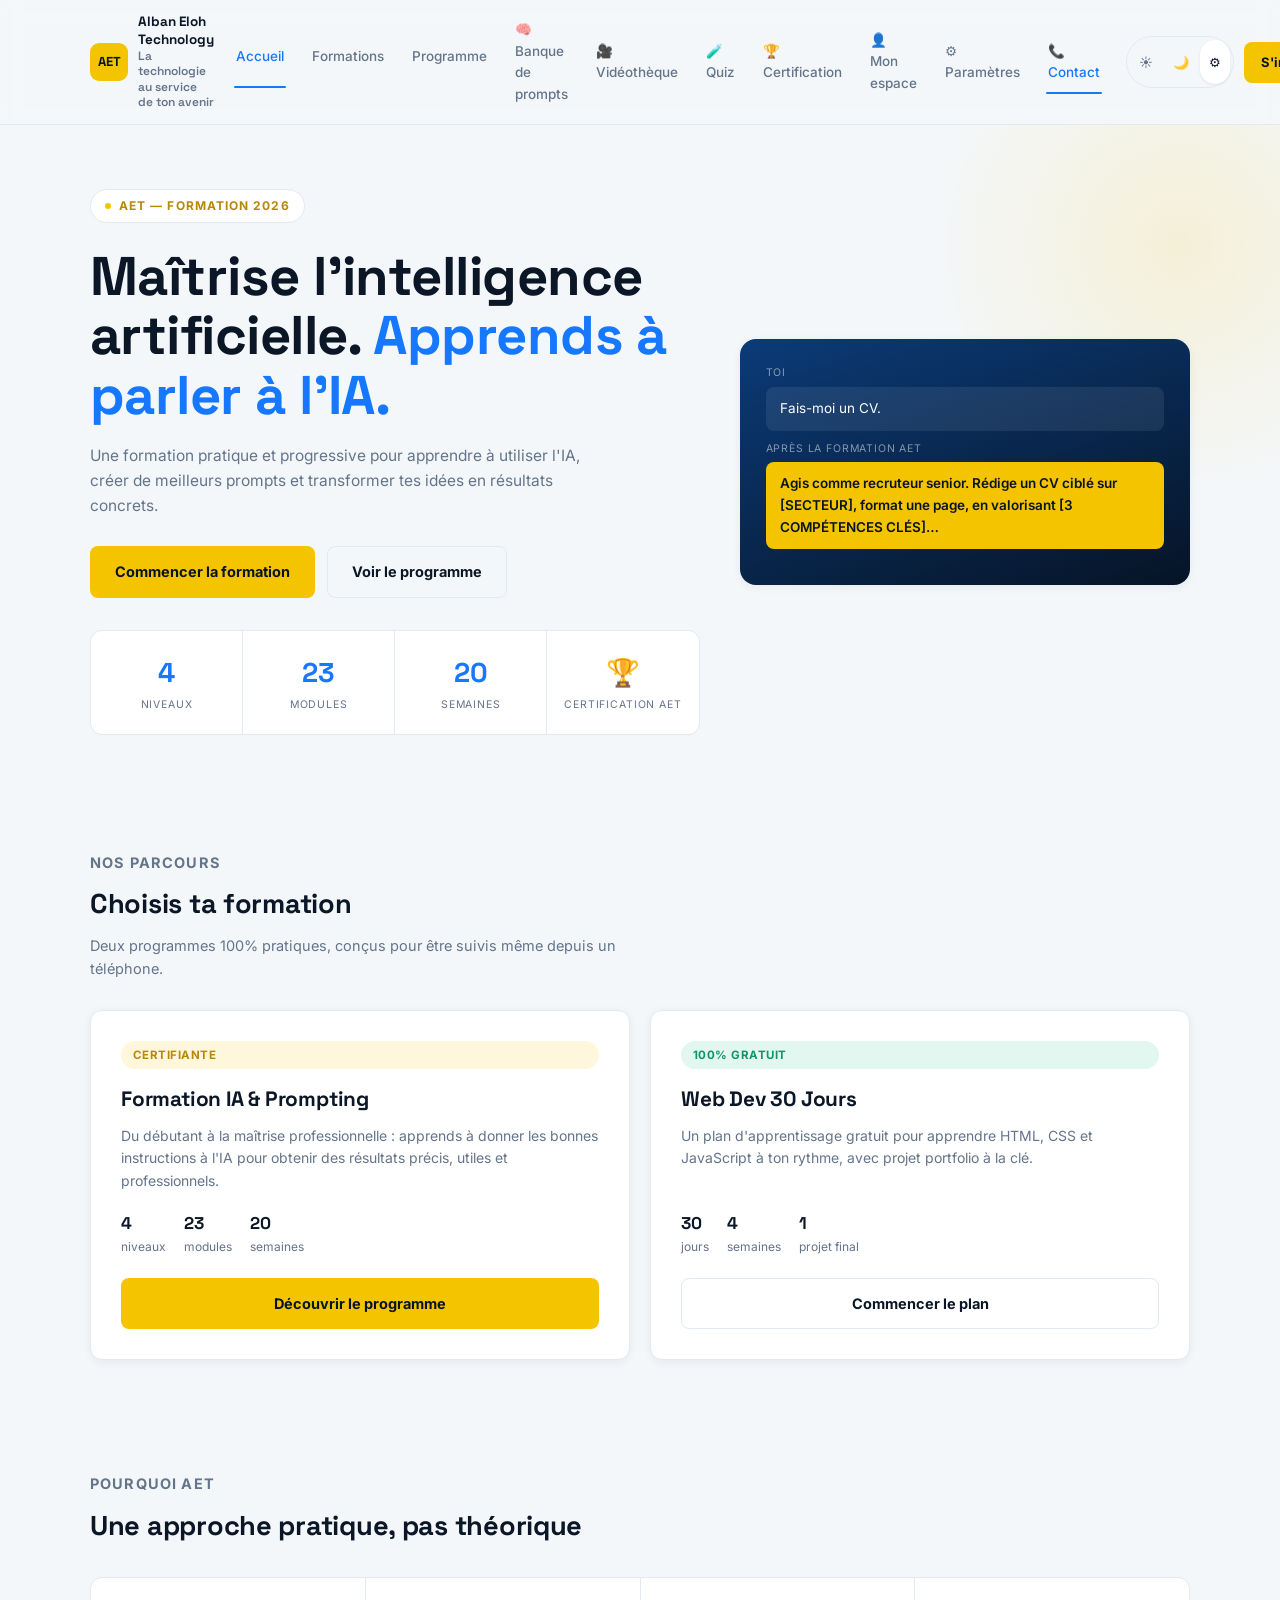
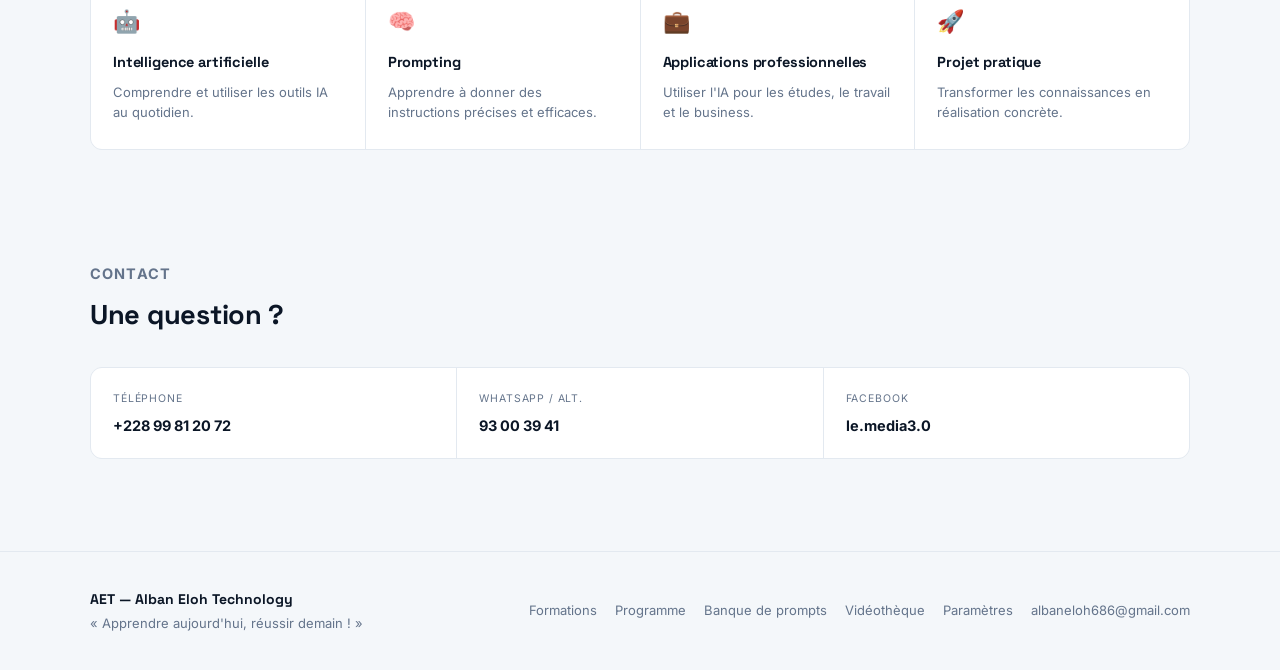
<file: index.html>
<!DOCTYPE html>
<html lang="fr">
<head>
<meta charset="UTF-8">
<meta name="viewport" content="width=device-width, initial-scale=1.0">
<title>AET — Alban Eloh Technology</title>
<meta name="description" content="AET — Alban Eloh Technology. Plateforme de formation en Intelligence Artificielle, Prompting et technologie. La technologie au service de ton avenir.">
<link rel="canonical" href="https://alban3886.github.io/AETweb/">
<link href="https://fonts.googleapis.com/css2?family=Space+Grotesk:wght@500;600;700&family=Inter:wght@400;500;600;700&display=swap" rel="stylesheet">
<link rel="stylesheet" href="css/global.css">
<link rel="stylesheet" href="css/home.css">
<link rel="stylesheet" href="css/responsive.css">
</head>
<body>

<header class="site-header">
  <div class="header-inner">
    <a class="brand" href="index.html">
      <span class="brand-mark">AET</span>
      <span class="brand-text"><b>Alban Eloh Technology</b>La technologie au service de ton avenir</span>
    </a>
    <nav class="site-nav" id="siteNav">
      <a href="index.html" class="nav-link">Accueil</a>
      <a href="formation-ia-prompting.html" class="nav-link">Formations</a>
      <a href="programme.html" class="nav-link">Programme</a>
      <a href="prompts.html" class="nav-link">🧠 Banque de prompts</a>
      <a href="videos.html" class="nav-link">🎥 Vidéothèque</a>
      <a href="quiz.html" class="nav-link">🧪 Quiz</a>
      <a href="certification.html" class="nav-link">🏆 Certification</a>
      <a href="dashboard.html" class="nav-link">👤 Mon espace</a>
      <a href="parametres.html" class="nav-link">⚙️ Paramètres</a>
      <a href="index.html#contact" class="nav-link">📞 Contact</a>
      <div class="nav-actions">
        <div class="theme-toggle">
          <button type="button" data-mode="light" aria-label="Thème clair">☀️</button>
          <button type="button" data-mode="dark" aria-label="Thème sombre">🌙</button>
          <button type="button" data-mode="auto" aria-label="Thème automatique">⚙️</button>
        </div>
        <a href="formation-ia-prompting.html#inscription" class="btn btn-gold btn-sm">S'inscrire</a>
      </div>
    </nav>
    <button class="nav-toggle" id="navToggle" aria-label="Ouvrir le menu" aria-expanded="false">
      <span></span><span></span><span></span>
    </button>
  </div>
</header>

<section class="hero">
  <div class="wrap hero-grid">
    <div>
      <div class="eyebrow"><span></span> AET — FORMATION 2026</div>
      <h1>Maîtrise l'intelligence artificielle. <span class="hl">Apprends à parler à l'IA.</span></h1>
      <p class="lede">Une formation pratique et progressive pour apprendre à utiliser l'IA, créer de meilleurs prompts et transformer tes idées en résultats concrets.</p>
      <div class="hero-actions">
        <a class="btn btn-gold" href="formation-ia-prompting.html">Commencer la formation</a>
        <a class="btn btn-line" href="programme.html">Voir le programme</a>
      </div>
      <div class="stats-row">
        <div class="stat"><div class="stat-n">4</div><div class="stat-l">Niveaux</div></div>
        <div class="stat"><div class="stat-n">23</div><div class="stat-l">Modules</div></div>
        <div class="stat"><div class="stat-n">20</div><div class="stat-l">Semaines</div></div>
        <div class="stat"><div class="stat-n">🏆</div><div class="stat-l">Certification AET</div></div>
      </div>
    </div>
    <div class="hero-visual">
      <p class="chat-tag">Toi</p>
      <div class="chat-line">Fais-moi un CV.</div>
      <p class="chat-tag">Après la formation AET</p>
      <div class="chat-line ai">Agis comme recruteur senior. Rédige un CV ciblé sur [SECTEUR], format une page, en valorisant [3 COMPÉTENCES CLÉS]…</div>
    </div>
  </div>
</section>

<section class="section" id="formations">
  <div class="wrap">
    <div class="section-head">
      <p class="kicker">Nos parcours</p>
      <h2>Choisis ta formation</h2>
      <p>Deux programmes 100% pratiques, conçus pour être suivis même depuis un téléphone.</p>
    </div>
    <div class="programs">
      <div class="program-card">
        <span class="badge badge-gold">Certifiante</span>
        <h3>Formation IA & Prompting</h3>
        <p class="desc">Du débutant à la maîtrise professionnelle : apprends à donner les bonnes instructions à l'IA pour obtenir des résultats précis, utiles et professionnels.</p>
        <div class="program-meta">
          <div><b>4</b>niveaux</div>
          <div><b>23</b>modules</div>
          <div><b>20</b>semaines</div>
        </div>
        <a class="btn btn-gold" href="formation-ia-prompting.html">Découvrir le programme</a>
      </div>
      <div class="program-card">
        <span class="badge badge-green">100% gratuit</span>
        <h3>Web Dev 30 Jours</h3>
        <p class="desc">Un plan d'apprentissage gratuit pour apprendre HTML, CSS et JavaScript à ton rythme, avec projet portfolio à la clé.</p>
        <div class="program-meta">
          <div><b>30</b>jours</div>
          <div><b>4</b>semaines</div>
          <div><b>1</b>projet final</div>
        </div>
        <a class="btn btn-line" href="web-dev-30-jours.html">Commencer le plan</a>
      </div>
    </div>
  </div>
</section>

<section class="section" id="apropos">
  <div class="wrap">
    <div class="section-head">
      <p class="kicker">Pourquoi AET</p>
      <h2>Une approche pratique, pas théorique</h2>
    </div>
    <div class="why-grid">
      <div class="why-item">
        <div class="ic">🤖</div>
        <h4>Intelligence artificielle</h4>
        <p>Comprendre et utiliser les outils IA au quotidien.</p>
      </div>
      <div class="why-item">
        <div class="ic">🧠</div>
        <h4>Prompting</h4>
        <p>Apprendre à donner des instructions précises et efficaces.</p>
      </div>
      <div class="why-item">
        <div class="ic">💼</div>
        <h4>Applications professionnelles</h4>
        <p>Utiliser l'IA pour les études, le travail et le business.</p>
      </div>
      <div class="why-item">
        <div class="ic">🚀</div>
        <h4>Projet pratique</h4>
        <p>Transformer les connaissances en réalisation concrète.</p>
      </div>
    </div>
  </div>
</section>

<section class="section" id="contact">
  <div class="wrap">
    <div class="section-head">
      <p class="kicker">Contact</p>
      <h2>Une question ?</h2>
    </div>
    <div class="stats-row" style="grid-template-columns:repeat(3,1fr);">
      <div class="stat" style="text-align:left;padding:20px 22px;">
        <div class="stat-l" style="margin-bottom:6px;">TÉLÉPHONE</div>
        <a href="tel:+22899812072" style="font-weight:700;font-size:14.5px;">+228 99 81 20 72</a>
      </div>
      <div class="stat" style="text-align:left;padding:20px 22px;">
        <div class="stat-l" style="margin-bottom:6px;">WHATSAPP / ALT.</div>
        <a href="tel:+22893003941" style="font-weight:700;font-size:14.5px;">93 00 39 41</a>
      </div>
      <div class="stat" style="text-align:left;padding:20px 22px;">
        <div class="stat-l" style="margin-bottom:6px;">FACEBOOK</div>
        <a href="https://www.facebook.com/le.media3.0" target="_blank" rel="noopener" style="font-weight:700;font-size:14.5px;">le.media3.0</a>
      </div>
    </div>
  </div>
</section>

<footer class="site-footer">
  <div class="wrap footer-inner">
    <div class="footer-brand"><b>AET — Alban Eloh Technology</b>« Apprendre aujourd'hui, réussir demain ! »</div>
    <div class="footer-links">
      <a href="formation-ia-prompting.html">Formations</a>
      <a href="programme.html">Programme</a>
      <a href="prompts.html">Banque de prompts</a>
      <a href="videos.html">Vidéothèque</a>
      <a href="parametres.html">Paramètres</a>
      <a href="mailto:albaneloh686@gmail.com">albaneloh686@gmail.com</a>
    </div>
  </div>
</footer>

<script src="js/app.js"></script>
</body>
</html>
</file>
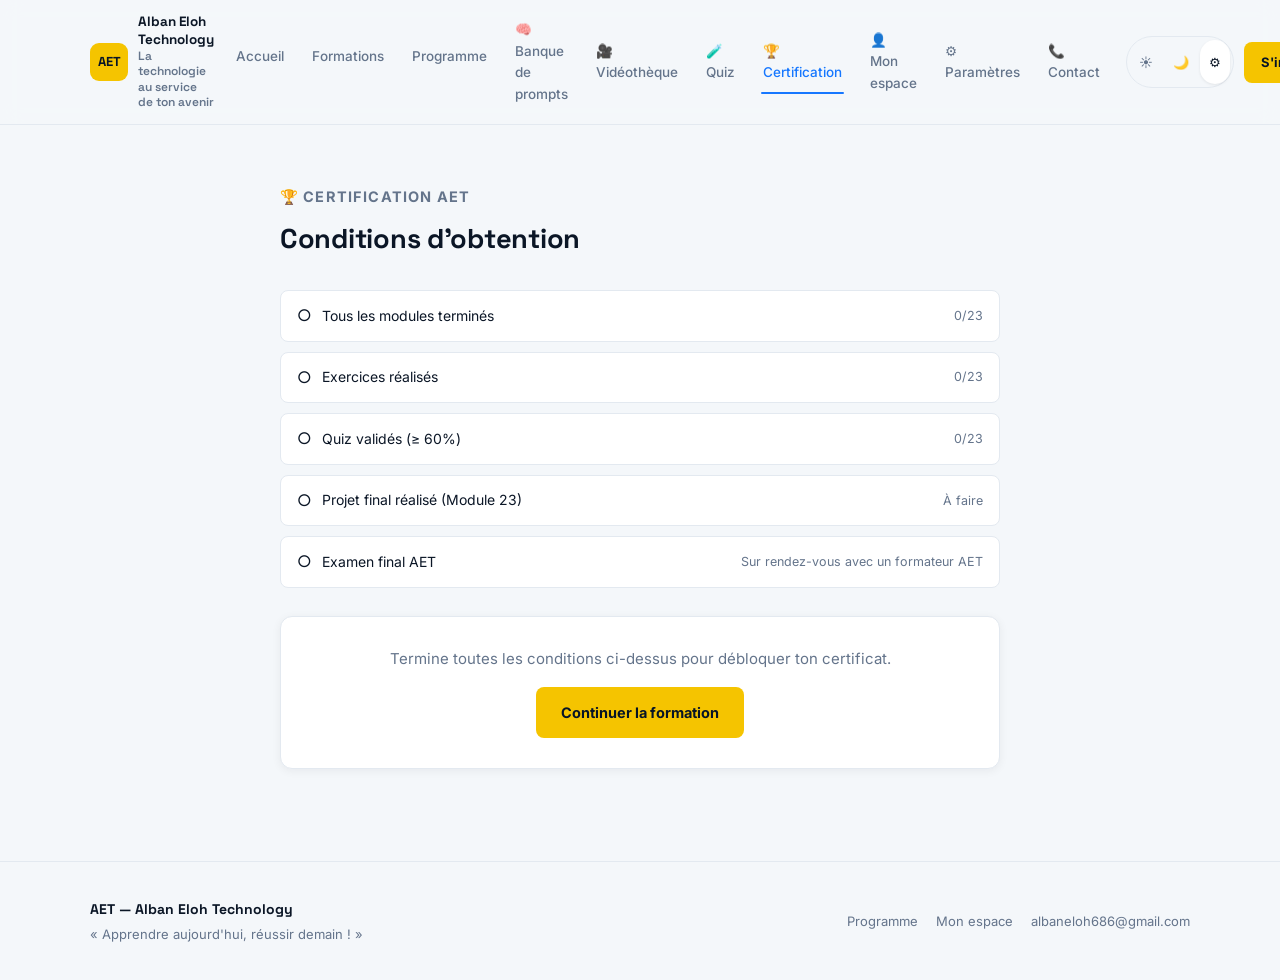
<file: certification.html>
<!DOCTYPE html>
<html lang="fr">
<head>
<meta charset="UTF-8">
<meta name="viewport" content="width=device-width, initial-scale=1.0">
<title>Certification — AET</title>
<link href="https://fonts.googleapis.com/css2?family=Space+Grotesk:wght@500;600;700&family=Inter:wght@400;500;600;700&display=swap" rel="stylesheet">
<link rel="stylesheet" href="css/global.css">
<link rel="stylesheet" href="css/dashboard.css">
<link rel="stylesheet" href="css/responsive.css">
</head>
<body>

<header class="site-header">
  <div class="header-inner">
    <a class="brand" href="index.html">
      <span class="brand-mark">AET</span>
      <span class="brand-text"><b>Alban Eloh Technology</b>La technologie au service de ton avenir</span>
    </a>
    <nav class="site-nav" id="siteNav">
      <a href="index.html" class="nav-link">Accueil</a>
      <a href="formation-ia-prompting.html" class="nav-link">Formations</a>
      <a href="programme.html" class="nav-link">Programme</a>
      <a href="prompts.html" class="nav-link">🧠 Banque de prompts</a>
      <a href="videos.html" class="nav-link">🎥 Vidéothèque</a>
      <a href="quiz.html" class="nav-link">🧪 Quiz</a>
      <a href="certification.html" class="nav-link">🏆 Certification</a>
      <a href="dashboard.html" class="nav-link">👤 Mon espace</a>
      <a href="parametres.html" class="nav-link">⚙️ Paramètres</a>
      <a href="index.html#contact" class="nav-link">📞 Contact</a>
      <div class="nav-actions">
        <div class="theme-toggle">
          <button type="button" data-mode="light" aria-label="Thème clair">☀️</button>
          <button type="button" data-mode="dark" aria-label="Thème sombre">🌙</button>
          <button type="button" data-mode="auto" aria-label="Thème automatique">⚙️</button>
        </div>
        <a href="formation-ia-prompting.html#inscription" class="btn btn-gold btn-sm">S'inscrire</a>
      </div>
    </nav>
    <button class="nav-toggle" id="navToggle" aria-label="Ouvrir le menu" aria-expanded="false">
      <span></span><span></span><span></span>
    </button>
  </div>
</header>

<section class="section">
  <div class="wrap" style="max-width:760px;">
    <div class="section-head">
      <p class="kicker">🏆 Certification AET</p>
      <h2>Conditions d'obtention</h2>
    </div>

    <div class="cert-conditions" id="conditions"></div>

    <div id="certBlock"></div>

  </div>
</section>

<footer class="site-footer">
  <div class="wrap footer-inner">
    <div class="footer-brand"><b>AET — Alban Eloh Technology</b>« Apprendre aujourd'hui, réussir demain ! »</div>
    <div class="footer-links">
      <a href="programme.html">Programme</a>
      <a href="dashboard.html">Mon espace</a>
      <a href="mailto:albaneloh686@gmail.com">albaneloh686@gmail.com</a>
    </div>
  </div>
</footer>

<script src="js/data.js"></script>
<script src="js/progress.js"></script>
<script src="js/app.js"></script>
<script>
  const s = AET_PROGRESS.stats();
  const results = AET_PROGRESS.quizResults();
  const quizOk = Object.values(results).filter(r=>r.score/r.total>=0.6).length;
  let profile = {};
  try{ profile = JSON.parse(localStorage.getItem('aet_profile')||'{}'); }catch(e){}

  const conditions = [
    {label:'Tous les modules terminés', met: s.done === s.total, detail: `${s.done}/${s.total}`},
    {label:'Exercices réalisés', met: s.done === s.total, detail: `${s.done}/${s.total}`},
    {label:'Quiz validés (≥ 60%)', met: quizOk === s.total, detail: `${quizOk}/${s.total}`},
    {label:'Projet final réalisé (Module 23)', met: AET_PROGRESS.statusOf(23)==='done', detail: AET_PROGRESS.statusOf(23)==='done' ? 'Fait' : 'À faire'},
    {label:'Examen final AET', met: false, detail: 'Sur rendez-vous avec un formateur AET'},
  ];

  document.getElementById('conditions').innerHTML = conditions.map(c=>`
    <div class="cert-cond ${c.met?'met':''}">
      <span class="ic">${c.met?'✓':'○'}</span>
      <span style="flex:1;">${c.label}</span>
      <span class="muted" style="font-size:12.5px;">${c.detail}</span>
    </div>
  `).join('');

  const allMet = conditions.filter(c=>c.label!=='Examen final AET').every(c=>c.met);

  const certBlock = document.getElementById('certBlock');
  if(allMet){
    const today = new Date().toLocaleDateString('fr-FR', {year:'numeric',month:'long',day:'numeric'});
    const certNum = 'AET-' + new Date().getFullYear() + '-' + String(Math.abs(hashCode(profile.nom||'etudiant'))).slice(0,5);
    certBlock.innerHTML = `
      <div class="certificate" id="certificate">
        <div class="cert-brand">AET — ALBAN ELOH TECHNOLOGY</div>
        <div class="cert-title">Certificat de compétence</div>
        <div class="cert-sub">décerné à</div>
        <div class="cert-name">${profile.nom || 'Nom à renseigner dans Paramètres'}</div>
        <div class="cert-formation">pour avoir complété la Formation IA & Prompting — Niveaux 1 à 4</div>
        <div class="cert-meta">
          <div><b>${today}</b>Date</div>
          <div><b>${certNum}</b>N° certificat</div>
          <div><b>AET</b>Signature</div>
        </div>
      </div>
      <div class="center mt-24">
        <button class="btn btn-gold" onclick="window.print()">Télécharger en PDF</button>
      </div>
      <p class="muted center mt-16" style="font-size:12px;">Le bouton utilise l'impression de ton navigateur (« Enregistrer en PDF ») — une génération PDF dédiée est prévue avec l'arrivée de Firebase.</p>
    `;
  } else {
    certBlock.innerHTML = `
      <div class="card" style="padding:30px;text-align:center;">
        <p class="muted">Termine toutes les conditions ci-dessus pour débloquer ton certificat.</p>
        <a class="btn btn-gold mt-16" href="programme.html">Continuer la formation</a>
      </div>
    `;
  }

  function hashCode(str){
    let h = 0;
    for(let i=0;i<str.length;i++){ h = (h<<5) - h + str.charCodeAt(i); h |= 0; }
    return h;
  }
</script>
</body>
</html>
</file>
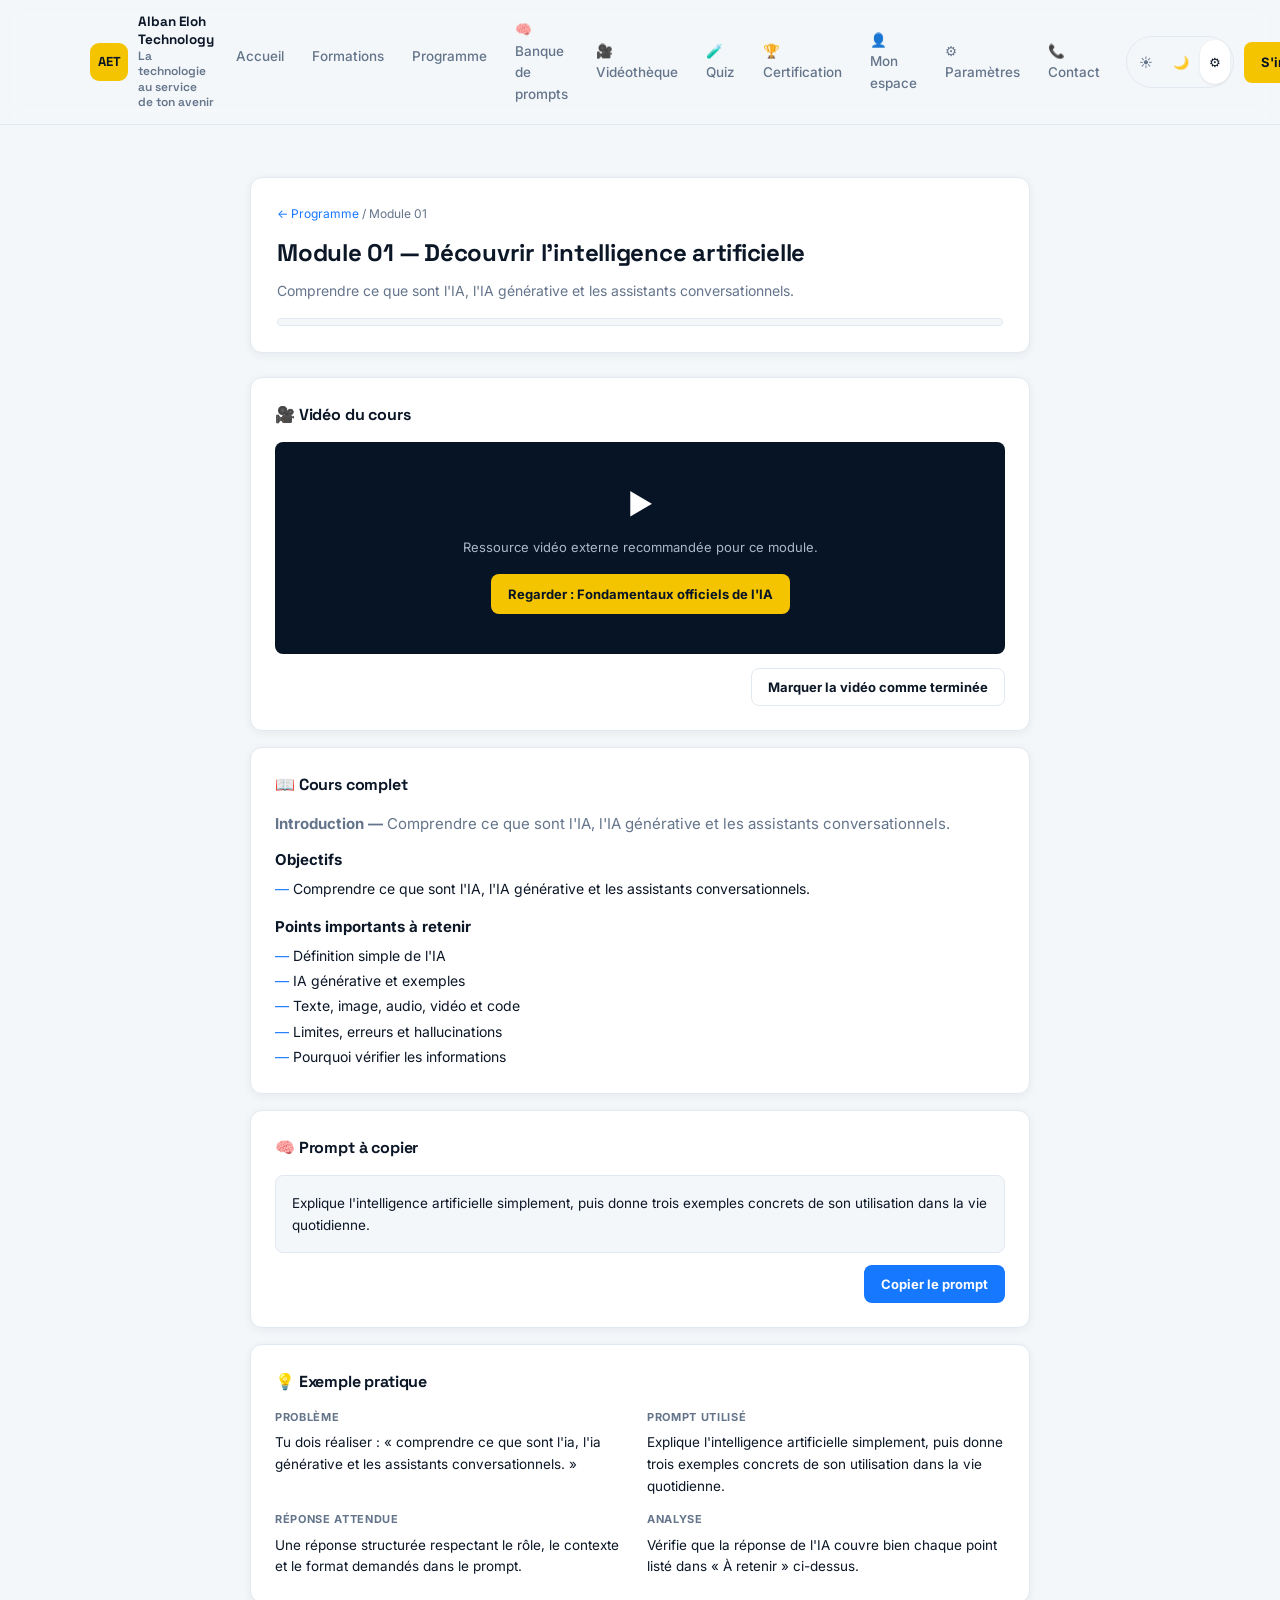
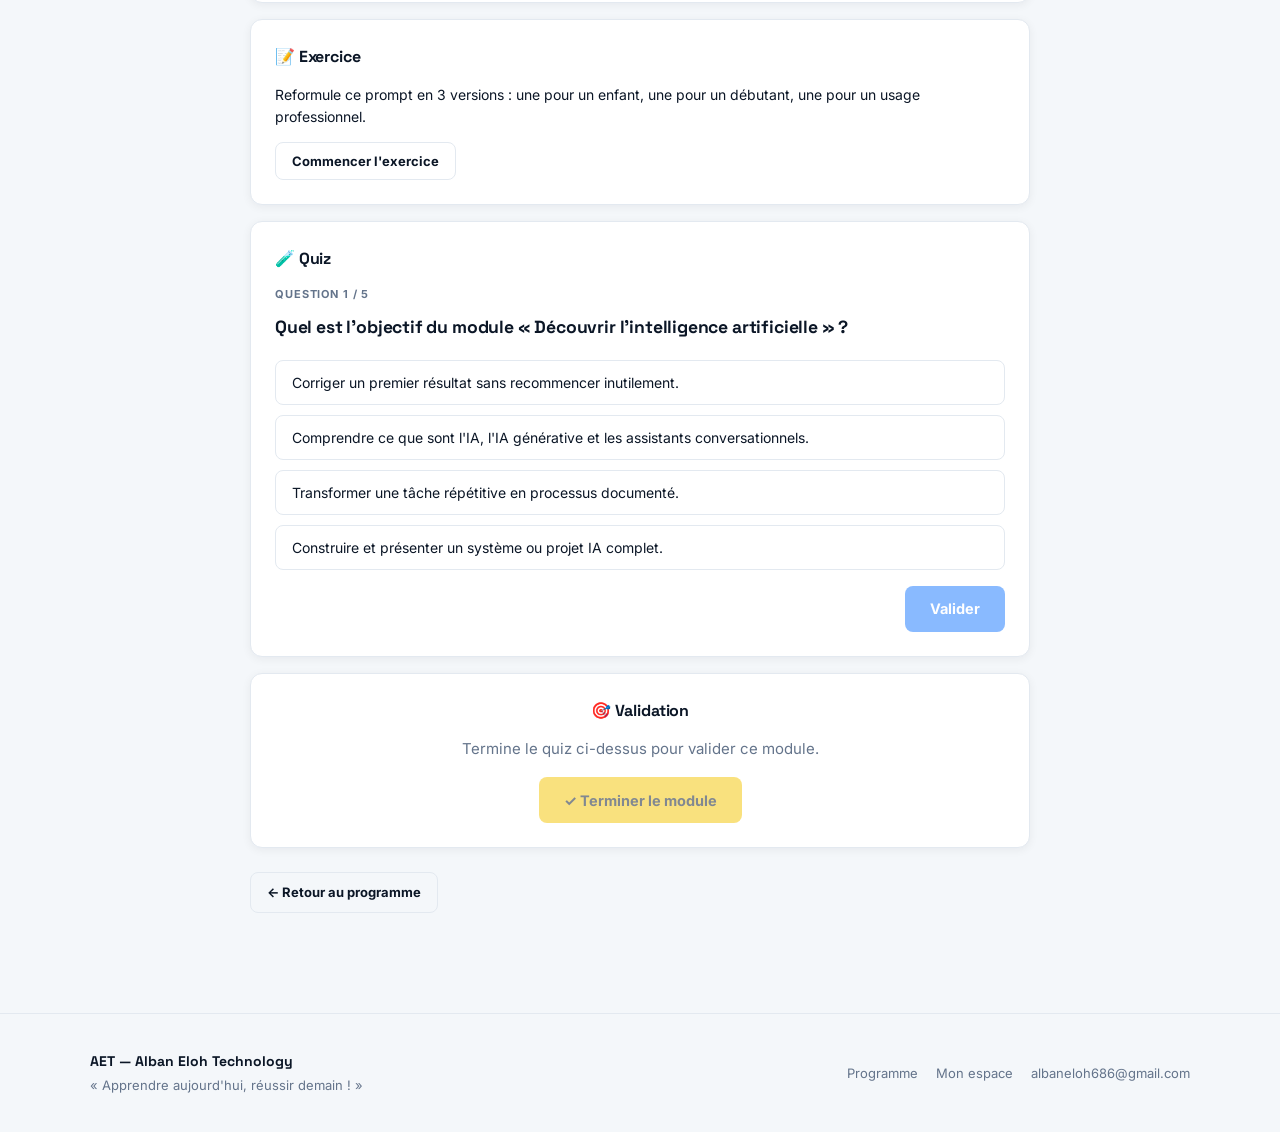
<file: cours.html>
<!DOCTYPE html>
<html lang="fr">
<head>
<meta charset="UTF-8">
<meta name="viewport" content="width=device-width, initial-scale=1.0">
<title>Cours — AET</title>
<link href="https://fonts.googleapis.com/css2?family=Space+Grotesk:wght@500;600;700&family=Inter:wght@400;500;600;700&display=swap" rel="stylesheet">
<link rel="stylesheet" href="css/global.css">
<link rel="stylesheet" href="css/courses.css">
<link rel="stylesheet" href="css/responsive.css">
</head>
<body>

<header class="site-header">
  <div class="header-inner">
    <a class="brand" href="index.html">
      <span class="brand-mark">AET</span>
      <span class="brand-text"><b>Alban Eloh Technology</b>La technologie au service de ton avenir</span>
    </a>
    <nav class="site-nav" id="siteNav">
      <a href="index.html" class="nav-link">Accueil</a>
      <a href="formation-ia-prompting.html" class="nav-link">Formations</a>
      <a href="programme.html" class="nav-link">Programme</a>
      <a href="prompts.html" class="nav-link">🧠 Banque de prompts</a>
      <a href="videos.html" class="nav-link">🎥 Vidéothèque</a>
      <a href="quiz.html" class="nav-link">🧪 Quiz</a>
      <a href="certification.html" class="nav-link">🏆 Certification</a>
      <a href="dashboard.html" class="nav-link">👤 Mon espace</a>
      <a href="parametres.html" class="nav-link">⚙️ Paramètres</a>
      <a href="index.html#contact" class="nav-link">📞 Contact</a>
      <div class="nav-actions">
        <div class="theme-toggle">
          <button type="button" data-mode="light" aria-label="Thème clair">☀️</button>
          <button type="button" data-mode="dark" aria-label="Thème sombre">🌙</button>
          <button type="button" data-mode="auto" aria-label="Thème automatique">⚙️</button>
        </div>
        <a href="formation-ia-prompting.html#inscription" class="btn btn-gold btn-sm">S'inscrire</a>
      </div>
    </nav>
    <button class="nav-toggle" id="navToggle" aria-label="Ouvrir le menu" aria-expanded="false">
      <span></span><span></span><span></span>
    </button>
  </div>
</header>

<section class="section" style="padding-bottom:60px;">
  <div class="wrap" style="max-width:820px;">

    <div class="course-header">
      <div class="crumbs"><a href="programme.html">← Programme</a> / Module <span id="crumbNum"></span></div>
      <h1 id="courseTitle"></h1>
      <p class="course-obj" id="courseObj"></p>
      <div class="progress-track"><div class="progress-fill" id="courseFill" style="width:0%"></div></div>
    </div>

    <div class="course-block">
      <h2>🎥 Vidéo du cours</h2>
      <div class="video-embed">
        <div class="vp-icon">▶</div>
        <p>Ressource vidéo externe recommandée pour ce module.</p>
        <a class="btn btn-gold btn-sm" id="videoLink" href="#" target="_blank" rel="noopener">Regarder la ressource</a>
      </div>
      <div style="display:flex;justify-content:flex-end;margin-top:14px;">
        <button class="btn btn-line btn-sm" id="markWatched">Marquer la vidéo comme terminée</button>
      </div>
    </div>

    <div class="course-block">
      <h2>📖 Cours complet</h2>
      <p class="muted" style="margin-bottom:12px;"><strong>Introduction —</strong> <span id="courseIntro"></span></p>
      <p class="muted" style="margin-bottom:4px;"><strong style="color:var(--text);">Objectifs</strong></p>
      <ul id="courseObjectifs"></ul>
      <p class="muted" style="margin:14px 0 4px;"><strong style="color:var(--text);">Points importants à retenir</strong></p>
      <ul id="courseRetenir"></ul>
    </div>

    <div class="course-block">
      <h2>🧠 Prompt à copier</h2>
      <div class="prompt-box" id="promptBox"></div>
      <div class="copy-row"><button class="btn btn-blue btn-sm" id="copyPromptBtn">Copier le prompt</button></div>
    </div>

    <div class="course-block">
      <h2>💡 Exemple pratique</h2>
      <div class="example-grid">
        <div class="example-item"><div class="ex-label">Problème</div><p id="exProblem"></p></div>
        <div class="example-item"><div class="ex-label">Prompt utilisé</div><p id="exPrompt"></p></div>
        <div class="example-item"><div class="ex-label">Réponse attendue</div><p id="exExpected"></p></div>
        <div class="example-item"><div class="ex-label">Analyse</div><p id="exAnalysis"></p></div>
      </div>
    </div>

    <div class="course-block">
      <h2>📝 Exercice</h2>
      <p id="exerciceText" style="font-size:14px;"></p>
      <div style="margin-top:14px;"><button class="btn btn-line btn-sm" id="startExercise">Commencer l'exercice</button></div>
      <div id="exerciseZone" class="hidden mt-16">
        <textarea rows="5" placeholder="Écris ta réponse ou colle le résultat obtenu avec l'IA..." style="width:100%;padding:12px;border-radius:8px;border:1px solid var(--border);background:var(--surface-2);color:var(--text);font-family:var(--font-body);"></textarea>
      </div>
    </div>

    <div class="course-block" id="quizSection">
      <h2>🧪 Quiz</h2>
      <div id="quizContainer"></div>
    </div>

    <div class="course-block" style="text-align:center;">
      <h2 style="justify-content:center;">🎯 Validation</h2>
      <p class="muted mt-8" style="margin-bottom:16px;">Termine le quiz ci-dessus pour valider ce module.</p>
      <button class="btn btn-gold" id="finishBtn" disabled>✓ Terminer le module</button>
    </div>

    <div class="mod-nav">
      <a class="btn btn-line btn-sm" id="prevLink" href="programme.html">← Retour au programme</a>
      <a class="btn btn-blue btn-sm hidden" id="nextLink" href="#">Module suivant →</a>
    </div>

  </div>
</section>

<footer class="site-footer">
  <div class="wrap footer-inner">
    <div class="footer-brand"><b>AET — Alban Eloh Technology</b>« Apprendre aujourd'hui, réussir demain ! »</div>
    <div class="footer-links">
      <a href="programme.html">Programme</a>
      <a href="dashboard.html">Mon espace</a>
      <a href="mailto:albaneloh686@gmail.com">albaneloh686@gmail.com</a>
    </div>
  </div>
</footer>

<script src="js/data.js"></script>
<script src="js/progress.js"></script>
<script src="js/quiz.js"></script>
<script src="js/app.js"></script>
<script>
  const params = new URLSearchParams(location.search);
  const num = Number(params.get('m')) || 1;
  const mod = AET_MODULES.find(m=>m.n===num) || AET_MODULES[0];

  document.title = `Module ${mod.n} — ${mod.titre} — AET`;
  document.getElementById('crumbNum').textContent = String(mod.n).padStart(2,'0');
  document.getElementById('courseTitle').textContent = `Module ${String(mod.n).padStart(2,'0')} — ${mod.titre}`;
  document.getElementById('courseObj').textContent = mod.objectif;
  document.getElementById('courseIntro').textContent = mod.objectif;
  document.getElementById('courseObjectifs').innerHTML = `<li>${mod.objectif}</li>`;
  document.getElementById('courseRetenir').innerHTML = mod.retenir.map(r=>`<li>${r}</li>`).join('');
  document.getElementById('promptBox').textContent = mod.prompt;
  document.getElementById('exProblem').textContent = "Tu dois réaliser : « " + mod.objectif.toLowerCase() + " »";
  document.getElementById('exPrompt').textContent = mod.prompt;
  document.getElementById('exExpected').textContent = "Une réponse structurée respectant le rôle, le contexte et le format demandés dans le prompt.";
  document.getElementById('exAnalysis').textContent = "Vérifie que la réponse de l'IA couvre bien chaque point listé dans « À retenir » ci-dessus.";
  document.getElementById('exerciceText').textContent = mod.exercice;
  document.getElementById('videoLink').href = mod.ressource.url;
  document.getElementById('videoLink').textContent = "Regarder : " + mod.ressource.titre;

  // progression module (bar top = position dans les 23 modules)
  document.getElementById('courseFill').style.width = Math.round((mod.n-1)/23*100) + '%';

  AET_PROGRESS.markInProgress(mod.n);

  document.getElementById('markWatched').addEventListener('click', function(){
    this.textContent = '✓ Vidéo terminée';
    this.disabled = true;
  });

  document.getElementById('copyPromptBtn').addEventListener('click', ()=> aetCopy(mod.prompt, 'Prompt copié ✓'));

  document.getElementById('startExercise').addEventListener('click', function(){
    document.getElementById('exerciseZone').classList.remove('hidden');
    this.classList.add('hidden');
  });

  const finishBtn = document.getElementById('finishBtn');
  const nextLink = document.getElementById('nextLink');
  const nextMod = AET_MODULES.find(m=>m.n===mod.n+1);

  renderQuiz(document.getElementById('quizContainer'), mod.n, function(score, total){
    finishBtn.disabled = false;
  });

  finishBtn.addEventListener('click', function(){
    AET_PROGRESS.markDone(mod.n);
    this.textContent = '✓ Module terminé';
    this.disabled = true;
    if(nextMod){
      nextLink.href = 'cours.html?m=' + nextMod.n;
      nextLink.classList.remove('hidden');
    } else {
      nextLink.href = 'certification.html';
      nextLink.textContent = '🏆 Voir ma certification →';
      nextLink.classList.remove('hidden');
    }
    aetToast('Module ' + mod.n + ' terminé — progression enregistrée');
  });
</script>
</body>
</html>
</file>
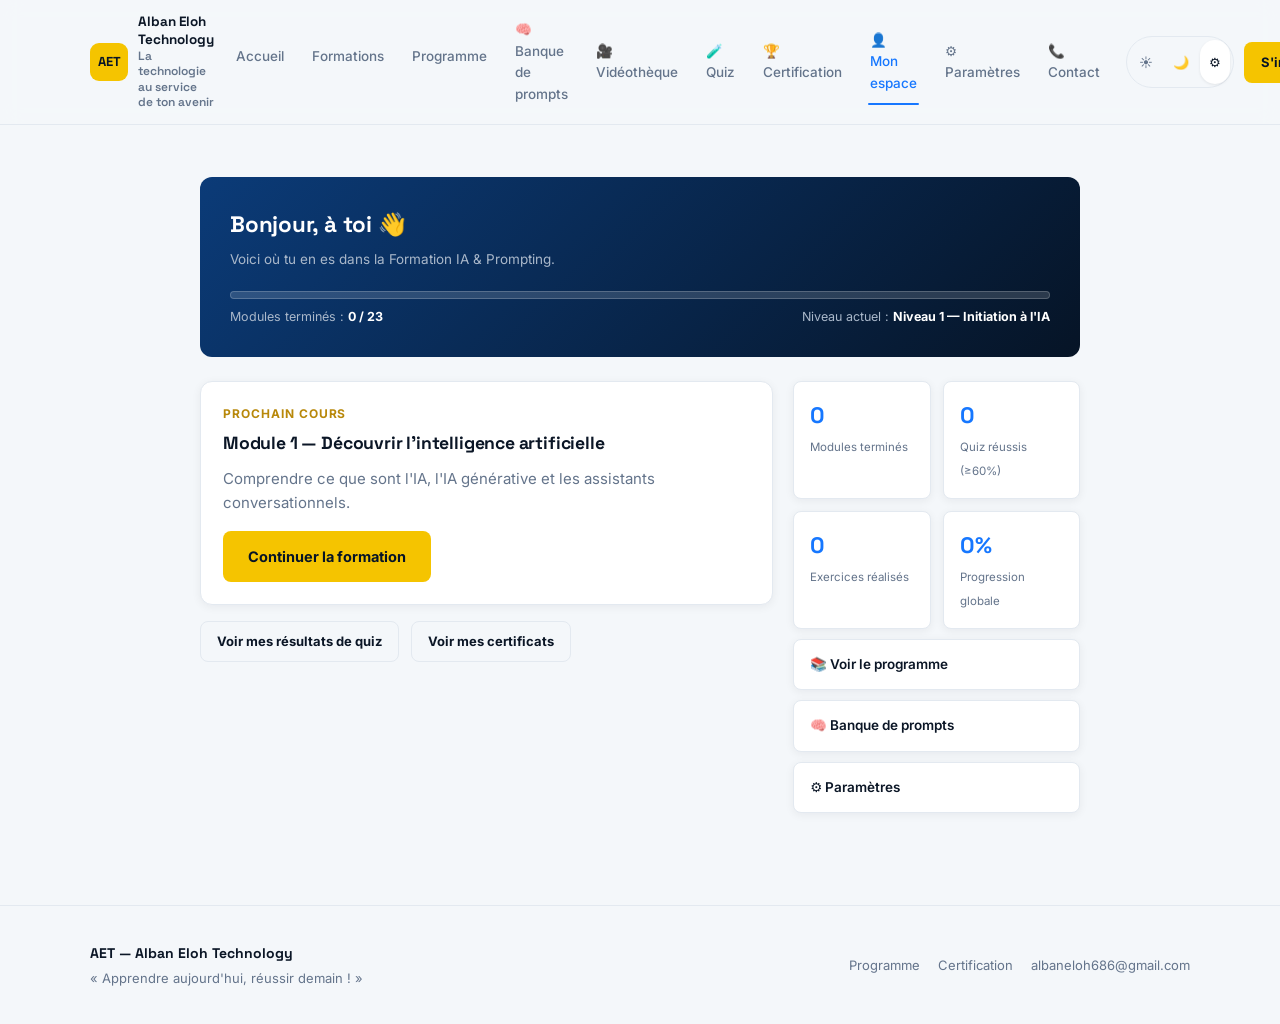
<file: dashboard.html>
<!DOCTYPE html>
<html lang="fr">
<head>
<meta charset="UTF-8">
<meta name="viewport" content="width=device-width, initial-scale=1.0">
<title>Mon espace — AET</title>
<link href="https://fonts.googleapis.com/css2?family=Space+Grotesk:wght@500;600;700&family=Inter:wght@400;500;600;700&display=swap" rel="stylesheet">
<link rel="stylesheet" href="css/global.css">
<link rel="stylesheet" href="css/courses.css">
<link rel="stylesheet" href="css/dashboard.css">
<link rel="stylesheet" href="css/responsive.css">
</head>
<body>

<header class="site-header">
  <div class="header-inner">
    <a class="brand" href="index.html">
      <span class="brand-mark">AET</span>
      <span class="brand-text"><b>Alban Eloh Technology</b>La technologie au service de ton avenir</span>
    </a>
    <nav class="site-nav" id="siteNav">
      <a href="index.html" class="nav-link">Accueil</a>
      <a href="formation-ia-prompting.html" class="nav-link">Formations</a>
      <a href="programme.html" class="nav-link">Programme</a>
      <a href="prompts.html" class="nav-link">🧠 Banque de prompts</a>
      <a href="videos.html" class="nav-link">🎥 Vidéothèque</a>
      <a href="quiz.html" class="nav-link">🧪 Quiz</a>
      <a href="certification.html" class="nav-link">🏆 Certification</a>
      <a href="dashboard.html" class="nav-link">👤 Mon espace</a>
      <a href="parametres.html" class="nav-link">⚙️ Paramètres</a>
      <a href="index.html#contact" class="nav-link">📞 Contact</a>
      <div class="nav-actions">
        <div class="theme-toggle">
          <button type="button" data-mode="light" aria-label="Thème clair">☀️</button>
          <button type="button" data-mode="dark" aria-label="Thème sombre">🌙</button>
          <button type="button" data-mode="auto" aria-label="Thème automatique">⚙️</button>
        </div>
        <a href="formation-ia-prompting.html#inscription" class="btn btn-gold btn-sm">S'inscrire</a>
      </div>
    </nav>
    <button class="nav-toggle" id="navToggle" aria-label="Ouvrir le menu" aria-expanded="false">
      <span></span><span></span><span></span>
    </button>
  </div>
</header>

<section class="section">
  <div class="wrap" style="max-width:920px;">

    <div class="welcome-card">
      <h1 id="hello">Bonjour 👋</h1>
      <p>Voici où tu en es dans la Formation IA & Prompting.</p>
      <div class="progress-track"><div class="progress-fill" id="dashFill" style="width:0%"></div></div>
      <div class="welcome-row">
        <span>Modules terminés : <b id="dashDone">0 / 23</b></span>
        <span>Niveau actuel : <b id="dashNiveau">—</b></span>
      </div>
    </div>

    <div class="dash-grid">
      <div>
        <div class="next-card">
          <p class="kicker">Prochain cours</p>
          <h3 id="nextTitle">Formation terminée 🎉</h3>
          <p class="muted mt-8" id="nextObj"></p>
          <a class="btn btn-gold mt-16" id="nextBtn" href="programme.html">Continuer la formation</a>
        </div>
        <div style="display:flex;gap:12px;flex-wrap:wrap;">
          <a class="btn btn-line btn-sm" href="quiz.html">Voir mes résultats de quiz</a>
          <a class="btn btn-line btn-sm" href="certification.html">Voir mes certificats</a>
        </div>
      </div>
      <div class="side-links">
        <div class="dash-stats">
          <div class="dash-stat"><b id="statDone">0</b><span>Modules terminés</span></div>
          <div class="dash-stat"><b id="statQuiz">0</b><span>Quiz réussis (≥60%)</span></div>
          <div class="dash-stat"><b id="statExo">0</b><span>Exercices réalisés</span></div>
          <div class="dash-stat"><b id="statPct">0%</b><span>Progression globale</span></div>
        </div>
        <a class="side-link" href="programme.html">📚 Voir le programme</a>
        <a class="side-link" href="prompts.html">🧠 Banque de prompts</a>
        <a class="side-link" href="parametres.html">⚙️ Paramètres</a>
      </div>
    </div>

  </div>
</section>

<footer class="site-footer">
  <div class="wrap footer-inner">
    <div class="footer-brand"><b>AET — Alban Eloh Technology</b>« Apprendre aujourd'hui, réussir demain ! »</div>
    <div class="footer-links">
      <a href="programme.html">Programme</a>
      <a href="certification.html">Certification</a>
      <a href="mailto:albaneloh686@gmail.com">albaneloh686@gmail.com</a>
    </div>
  </div>
</footer>

<script src="js/data.js"></script>
<script src="js/progress.js"></script>
<script src="js/app.js"></script>
<script>
  let profile = {};
  try{ profile = JSON.parse(localStorage.getItem('aet_profile')||'{}'); }catch(e){}
  document.getElementById('hello').textContent = 'Bonjour, ' + (profile.nom ? profile.nom.split(' ')[0] : 'à toi') + ' 👋';

  const s = AET_PROGRESS.stats();
  document.getElementById('dashFill').style.width = s.percent + '%';
  document.getElementById('dashDone').textContent = `${s.done} / ${s.total}`;
  document.getElementById('dashNiveau').textContent = 'Niveau ' + s.currentNiveau + ' — ' + AET_NIVEAUX[s.currentNiveau].titre;
  document.getElementById('statDone').textContent = s.done;
  document.getElementById('statPct').textContent = s.percent + '%';

  const results = AET_PROGRESS.quizResults();
  const quizOk = Object.values(results).filter(r=>r.score/r.total>=0.6).length;
  document.getElementById('statQuiz').textContent = quizOk;
  document.getElementById('statExo').textContent = s.done; // 1 exercice par module terminé

  if(s.current){
    document.getElementById('nextTitle').textContent = `Module ${s.current.n} — ${s.current.titre}`;
    document.getElementById('nextObj').textContent = s.current.objectif;
    document.getElementById('nextBtn').href = 'cours.html?m=' + s.current.n;
    document.getElementById('nextBtn').textContent = 'Continuer la formation';
  } else {
    document.getElementById('nextBtn').href = 'certification.html';
    document.getElementById('nextBtn').textContent = '🏆 Voir ma certification';
  }
</script>
</body>
</html>
</file>
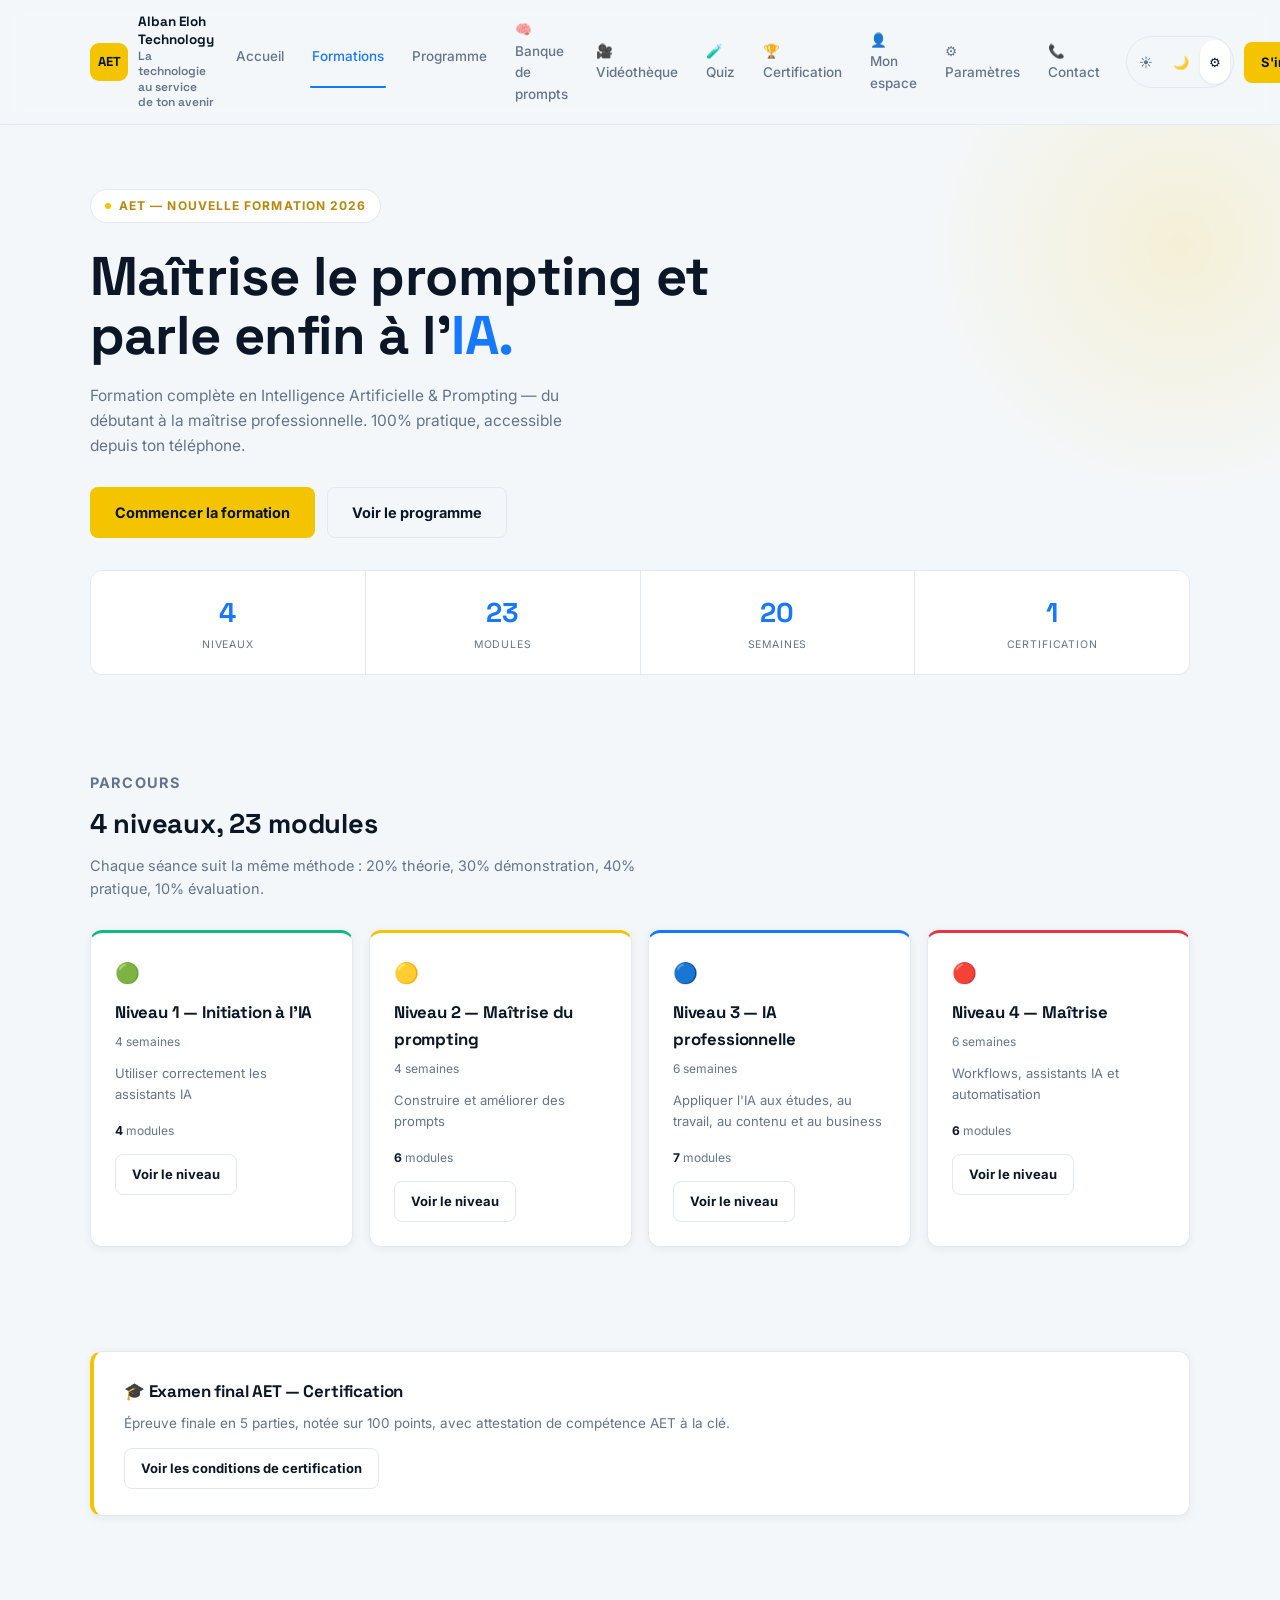
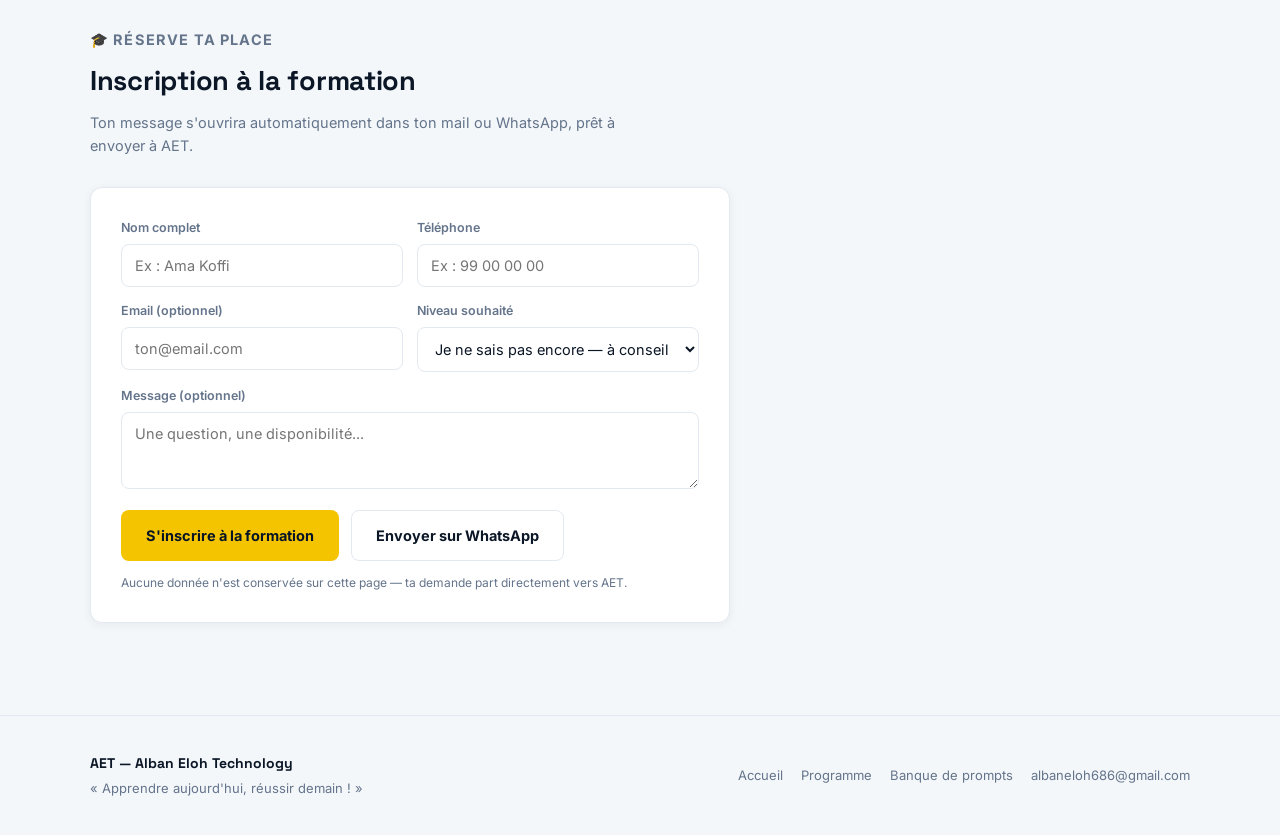
<file: formation-ia-prompting.html>
<!DOCTYPE html>
<html lang="fr">
<head>
<meta charset="UTF-8">
<meta name="viewport" content="width=device-width, initial-scale=1.0">
<title>Formation IA & Prompting — AET</title>
<meta name="description" content="Formation complète en Intelligence Artificielle et Prompting, du débutant à la maîtrise professionnelle. AET — Alban Eloh Technology.">
<link rel="canonical" href="https://alban3886.github.io/AETweb/formation-ia-prompting.html">
<link href="https://fonts.googleapis.com/css2?family=Space+Grotesk:wght@500;600;700&family=Inter:wght@400;500;600;700&display=swap" rel="stylesheet">
<link rel="stylesheet" href="css/global.css">
<link rel="stylesheet" href="css/home.css">
<link rel="stylesheet" href="css/responsive.css">
</head>
<body>

<header class="site-header">
  <div class="header-inner">
    <a class="brand" href="index.html">
      <span class="brand-mark">AET</span>
      <span class="brand-text"><b>Alban Eloh Technology</b>La technologie au service de ton avenir</span>
    </a>
    <nav class="site-nav" id="siteNav">
      <a href="index.html" class="nav-link">Accueil</a>
      <a href="formation-ia-prompting.html" class="nav-link">Formations</a>
      <a href="programme.html" class="nav-link">Programme</a>
      <a href="prompts.html" class="nav-link">🧠 Banque de prompts</a>
      <a href="videos.html" class="nav-link">🎥 Vidéothèque</a>
      <a href="quiz.html" class="nav-link">🧪 Quiz</a>
      <a href="certification.html" class="nav-link">🏆 Certification</a>
      <a href="dashboard.html" class="nav-link">👤 Mon espace</a>
      <a href="parametres.html" class="nav-link">⚙️ Paramètres</a>
      <a href="index.html#contact" class="nav-link">📞 Contact</a>
      <div class="nav-actions">
        <div class="theme-toggle">
          <button type="button" data-mode="light" aria-label="Thème clair">☀️</button>
          <button type="button" data-mode="dark" aria-label="Thème sombre">🌙</button>
          <button type="button" data-mode="auto" aria-label="Thème automatique">⚙️</button>
        </div>
        <a href="#inscription" class="btn btn-gold btn-sm">S'inscrire</a>
      </div>
    </nav>
    <button class="nav-toggle" id="navToggle" aria-label="Ouvrir le menu" aria-expanded="false">
      <span></span><span></span><span></span>
    </button>
  </div>
</header>

<section class="hero" style="padding-bottom:36px;">
  <div class="wrap">
    <div class="eyebrow"><span></span> AET — Nouvelle formation 2026</div>
    <h1 style="max-width:20ch;">Maîtrise le prompting et parle enfin à l'<span class="hl">IA.</span></h1>
    <p class="lede">Formation complète en Intelligence Artificielle & Prompting — du débutant à la maîtrise professionnelle. 100% pratique, accessible depuis ton téléphone.</p>
    <div class="hero-actions">
      <a class="btn btn-gold" href="programme.html">Commencer la formation</a>
      <a class="btn btn-line" href="#niveaux">Voir le programme</a>
    </div>
    <div class="stats-row">
      <div class="stat"><div class="stat-n">4</div><div class="stat-l">Niveaux</div></div>
      <div class="stat"><div class="stat-n">23</div><div class="stat-l">Modules</div></div>
      <div class="stat"><div class="stat-n">20</div><div class="stat-l">Semaines</div></div>
      <div class="stat"><div class="stat-n">1</div><div class="stat-l">Certification</div></div>
    </div>
  </div>
</section>

<section class="section" id="niveaux">
  <div class="wrap">
    <div class="section-head">
      <p class="kicker">Parcours</p>
      <h2>4 niveaux, 23 modules</h2>
      <p>Chaque séance suit la même méthode : 20% théorie, 30% démonstration, 40% pratique, 10% évaluation.</p>
    </div>
    <div class="niv-grid" id="nivGrid"></div>
  </div>
</section>

<section class="section">
  <div class="wrap">
    <div class="card" style="padding:26px 30px;border-left:4px solid var(--gold);">
      <h3 style="font-size:1.05rem;margin-bottom:8px;">🎓 Examen final AET — Certification</h3>
      <p class="muted" style="font-size:13.5px;margin-bottom:14px;">Épreuve finale en 5 parties, notée sur 100 points, avec attestation de compétence AET à la clé.</p>
      <a class="btn btn-line btn-sm" href="certification.html">Voir les conditions de certification</a>
    </div>
  </div>
</section>

<section class="section" id="inscription">
  <div class="wrap">
    <div class="section-head">
      <p class="kicker">🎓 Réserve ta place</p>
      <h2>Inscription à la formation</h2>
      <p>Ton message s'ouvrira automatiquement dans ton mail ou WhatsApp, prêt à envoyer à AET.</p>
    </div>
    <div class="card" style="padding:30px;max-width:640px;">
      <form id="regForm">
        <div class="row-2">
          <div class="field"><label for="nom">Nom complet</label><input type="text" id="nom" required placeholder="Ex : Ama Koffi"></div>
          <div class="field"><label for="tel">Téléphone</label><input type="tel" id="tel" required placeholder="Ex : 99 00 00 00"></div>
        </div>
        <div class="row-2">
          <div class="field"><label for="email">Email (optionnel)</label><input type="email" id="email" placeholder="ton@email.com"></div>
          <div class="field">
            <label for="niveau">Niveau souhaité</label>
            <select id="niveau">
              <option>Je ne sais pas encore — à conseiller</option>
              <option>Niveau 1 — Initiation à l'IA</option>
              <option>Niveau 2 — Maîtrise du prompting</option>
              <option>Niveau 3 — IA professionnelle</option>
              <option>Niveau 4 — Maîtrise avancée</option>
              <option>Formation complète (Niveaux 1 à 4)</option>
            </select>
          </div>
        </div>
        <div class="field"><label for="message">Message (optionnel)</label><textarea id="message" rows="3" placeholder="Une question, une disponibilité..."></textarea></div>
        <div style="display:flex;gap:12px;flex-wrap:wrap;margin-top:6px;">
          <button type="submit" class="btn btn-gold">S'inscrire à la formation</button>
          <a class="btn btn-line" id="waBtn" href="#" target="_blank" rel="noopener">Envoyer sur WhatsApp</a>
        </div>
        <p class="muted" style="font-size:12px;margin-top:12px;">Aucune donnée n'est conservée sur cette page — ta demande part directement vers AET.</p>
      </form>
    </div>
  </div>
</section>

<footer class="site-footer">
  <div class="wrap footer-inner">
    <div class="footer-brand"><b>AET — Alban Eloh Technology</b>« Apprendre aujourd'hui, réussir demain ! »</div>
    <div class="footer-links">
      <a href="index.html">Accueil</a>
      <a href="programme.html">Programme</a>
      <a href="prompts.html">Banque de prompts</a>
      <a href="mailto:albaneloh686@gmail.com">albaneloh686@gmail.com</a>
    </div>
  </div>
</footer>

<script src="js/data.js"></script>
<script src="js/app.js"></script>
<script>
  const nivGrid = document.getElementById('nivGrid');
  for(let n=1; n<=4; n++){
    const info = AET_NIVEAUX[n];
    const count = AET_MODULES.filter(m=>m.niv===n).length;
    const card = document.createElement('div');
    card.className = 'niv-card';
    card.style.setProperty('--niv-color', info.couleur);
    card.innerHTML = `
      <div class="niv-emoji">${info.emoji}</div>
      <h3>Niveau ${n} — ${info.titre}</h3>
      <div class="niv-dur">${info.duree}</div>
      <p class="niv-result">${info.resultat}</p>
      <div class="niv-count"><b>${count}</b> modules</div>
      <a class="btn btn-line btn-sm" href="programme.html#niveau-${n}">Voir le niveau</a>
    `;
    nivGrid.appendChild(card);
  }

  const form = document.getElementById('regForm');
  const waBtn = document.getElementById('waBtn');
  function buildMessage(){
    const nom = document.getElementById('nom').value.trim();
    const tel = document.getElementById('tel').value.trim();
    const email = document.getElementById('email').value.trim();
    const niveau = document.getElementById('niveau').value;
    const message = document.getElementById('message').value.trim();
    let msg = "Bonjour AET,\n\nJe souhaite m'inscrire à la Formation IA & Prompting.\n\n";
    msg += "Nom : " + nom + "\nTéléphone : " + tel + "\n";
    if(email) msg += "Email : " + email + "\n";
    msg += "Niveau souhaité : " + niveau + "\n";
    if(message) msg += "Message : " + message + "\n";
    msg += "\nMerci de me recontacter pour finaliser mon inscription.";
    return msg;
  }
  function updateWaLink(){
    try{ waBtn.href = "https://wa.me/22899812072?text=" + encodeURIComponent(buildMessage()); }catch(e){}
  }
  form.addEventListener('input', updateWaLink);
  updateWaLink();
  form.addEventListener('submit', function(e){
    e.preventDefault();
    if(!form.checkValidity()){ form.reportValidity(); return; }
    const msg = buildMessage();
    window.location.href = "mailto:albaneloh686@gmail.com?subject=" + encodeURIComponent("Inscription — Formation IA & Prompting AET") + "&body=" + encodeURIComponent(msg);
  });
</script>
</body>
</html>
</file>
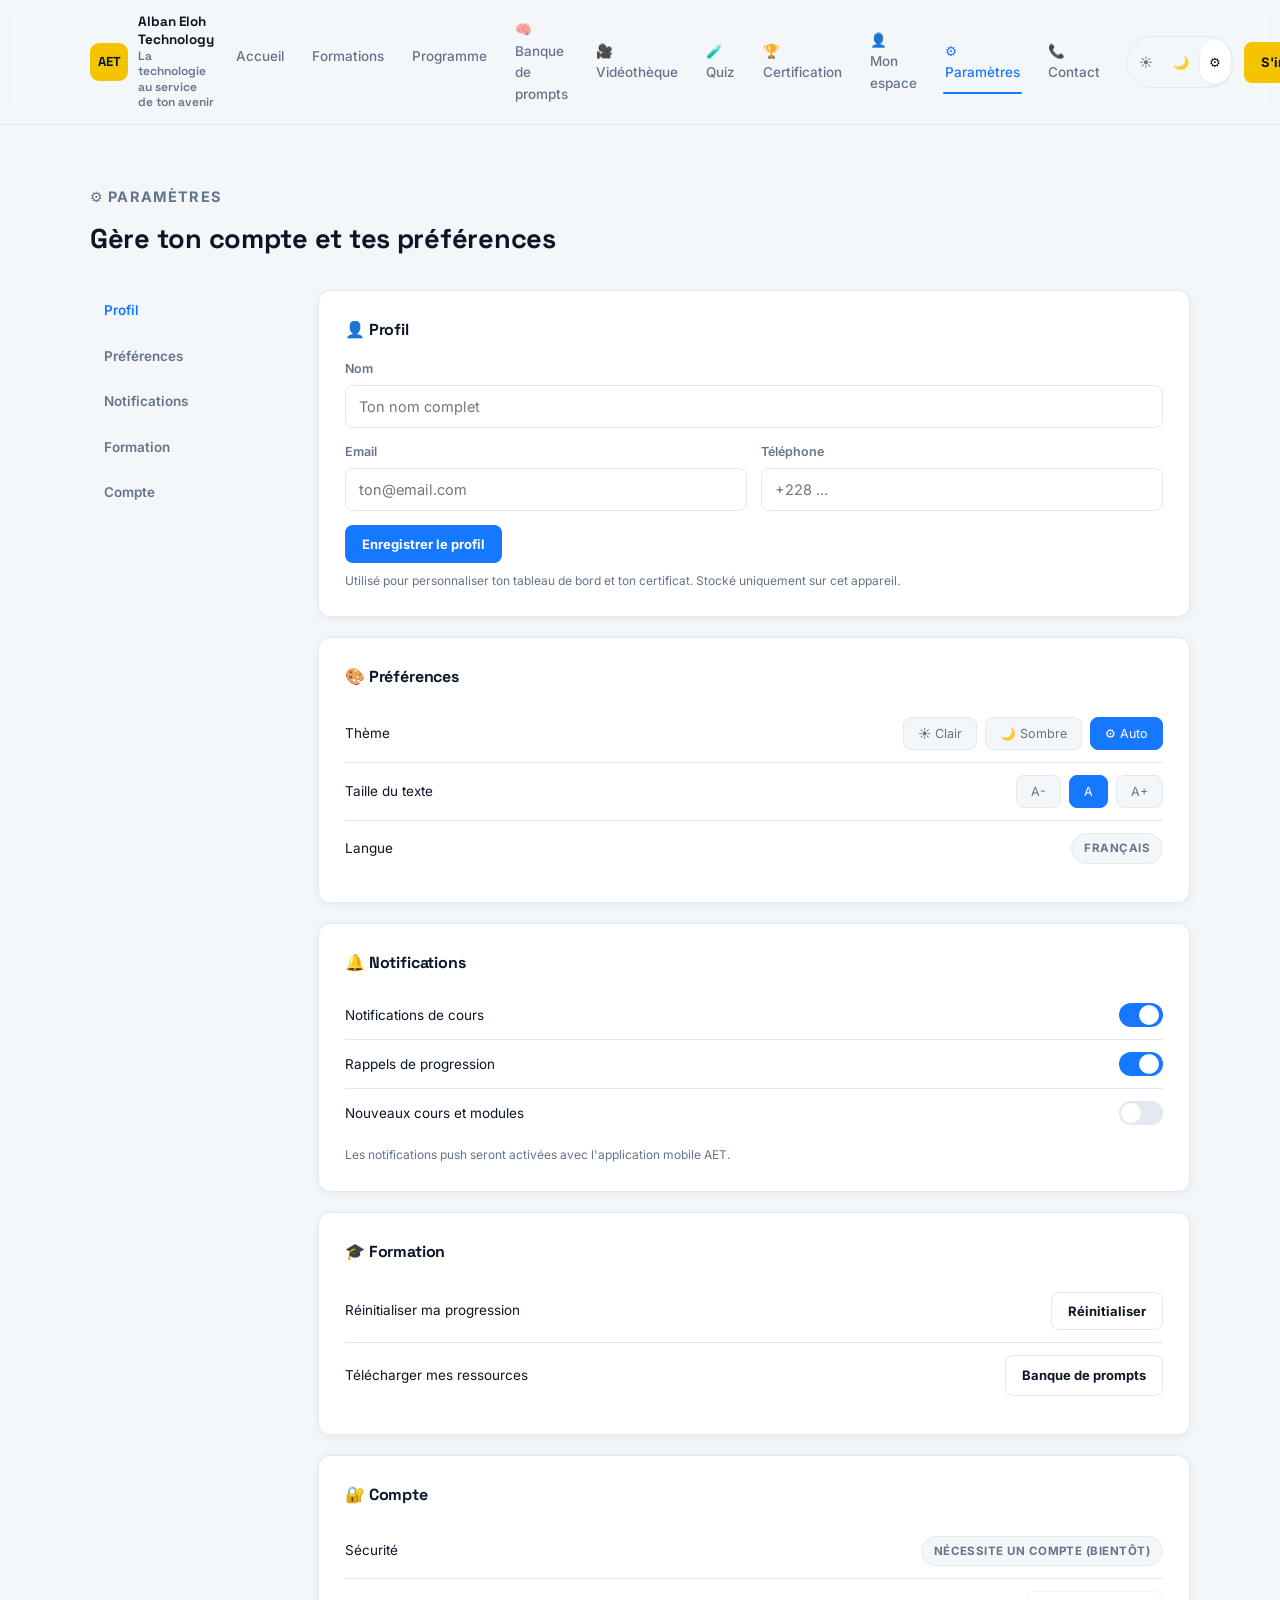
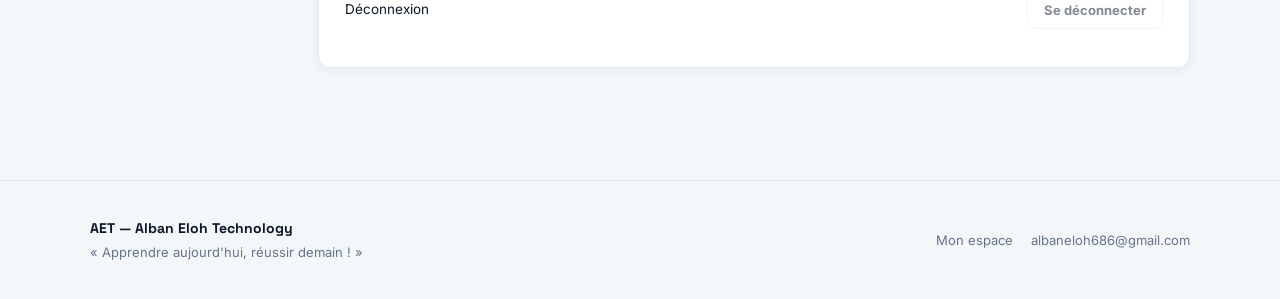
<file: parametres.html>
<!DOCTYPE html>
<html lang="fr">
<head>
<meta charset="UTF-8">
<meta name="viewport" content="width=device-width, initial-scale=1.0">
<title>Paramètres — AET</title>
<link href="https://fonts.googleapis.com/css2?family=Space+Grotesk:wght@500;600;700&family=Inter:wght@400;500;600;700&display=swap" rel="stylesheet">
<link rel="stylesheet" href="css/global.css">
<link rel="stylesheet" href="css/dashboard.css">
<link rel="stylesheet" href="css/responsive.css">
<style>
  .settings-grid{display:grid;grid-template-columns:200px 1fr;gap:28px;}
  @media (max-width:760px){ .settings-grid{grid-template-columns:1fr;} }
  .settings-menu{display:flex;flex-direction:column;gap:4px;}
  .settings-menu a{padding:10px 14px;border-radius:8px;font-size:13.5px;color:var(--text-2);font-weight:600;}
  .settings-menu a:hover{background:var(--surface-2);color:var(--text);}
  .settings-menu a.on{background:var(--surface-2);color:var(--blue);}
  .set-block{background:var(--surface);border:1px solid var(--border);border-radius:var(--radius);padding:26px;box-shadow:var(--shadow);margin-bottom:20px;}
  .set-block h3{font-size:1rem;margin-bottom:16px;}
  .set-row{display:flex;justify-content:space-between;align-items:center;padding:12px 0;border-top:1px solid var(--border);font-size:13.5px;}
  .set-row:first-of-type{border-top:none;}
  .switch{position:relative;width:42px;height:24px;background:var(--border);border-radius:100px;cursor:pointer;flex-shrink:0;}
  .switch.on{background:var(--blue);}
  .switch::after{content:'';position:absolute;top:2px;left:2px;width:20px;height:20px;background:#fff;border-radius:50%;transition:transform .2s;}
  .switch.on::after{transform:translateX(18px);}
  .theme-row-opts{display:flex;gap:8px;}
  .theme-row-opts button{padding:8px 14px;border-radius:8px;border:1px solid var(--border);background:var(--surface-2);font-size:12.5px;cursor:pointer;color:var(--text-2);}
  .theme-row-opts button.active{background:var(--blue);border-color:var(--blue);color:#fff;}
</style>
</head>
<body>

<header class="site-header">
  <div class="header-inner">
    <a class="brand" href="index.html">
      <span class="brand-mark">AET</span>
      <span class="brand-text"><b>Alban Eloh Technology</b>La technologie au service de ton avenir</span>
    </a>
    <nav class="site-nav" id="siteNav">
      <a href="index.html" class="nav-link">Accueil</a>
      <a href="formation-ia-prompting.html" class="nav-link">Formations</a>
      <a href="programme.html" class="nav-link">Programme</a>
      <a href="prompts.html" class="nav-link">🧠 Banque de prompts</a>
      <a href="videos.html" class="nav-link">🎥 Vidéothèque</a>
      <a href="quiz.html" class="nav-link">🧪 Quiz</a>
      <a href="certification.html" class="nav-link">🏆 Certification</a>
      <a href="dashboard.html" class="nav-link">👤 Mon espace</a>
      <a href="parametres.html" class="nav-link">⚙️ Paramètres</a>
      <a href="index.html#contact" class="nav-link">📞 Contact</a>
      <div class="nav-actions">
        <div class="theme-toggle">
          <button type="button" data-mode="light" aria-label="Thème clair">☀️</button>
          <button type="button" data-mode="dark" aria-label="Thème sombre">🌙</button>
          <button type="button" data-mode="auto" aria-label="Thème automatique">⚙️</button>
        </div>
        <a href="formation-ia-prompting.html#inscription" class="btn btn-gold btn-sm">S'inscrire</a>
      </div>
    </nav>
    <button class="nav-toggle" id="navToggle" aria-label="Ouvrir le menu" aria-expanded="false">
      <span></span><span></span><span></span>
    </button>
  </div>
</header>

<section class="section">
  <div class="wrap">
    <div class="section-head">
      <p class="kicker">⚙️ Paramètres</p>
      <h2>Gère ton compte et tes préférences</h2>
    </div>

    <div class="settings-grid">
      <nav class="settings-menu">
        <a href="#profil" class="on">Profil</a>
        <a href="#preferences">Préférences</a>
        <a href="#notifications">Notifications</a>
        <a href="#formation">Formation</a>
        <a href="#compte">Compte</a>
      </nav>

      <div>
        <div class="set-block" id="profil">
          <h3>👤 Profil</h3>
          <div class="field"><label for="pNom">Nom</label><input type="text" id="pNom" placeholder="Ton nom complet"></div>
          <div class="row-2">
            <div class="field"><label for="pEmail">Email</label><input type="email" id="pEmail" placeholder="ton@email.com"></div>
            <div class="field"><label for="pTel">Téléphone</label><input type="tel" id="pTel" placeholder="+228 ..."></div>
          </div>
          <button class="btn btn-blue btn-sm" id="saveProfile">Enregistrer le profil</button>
          <p class="muted mt-8" style="font-size:12px;">Utilisé pour personnaliser ton tableau de bord et ton certificat. Stocké uniquement sur cet appareil.</p>
        </div>

        <div class="set-block" id="preferences">
          <h3>🎨 Préférences</h3>
          <div class="set-row">
            <span>Thème</span>
            <div class="theme-row-opts" id="themeOpts">
              <button data-mode="light">☀️ Clair</button>
              <button data-mode="dark">🌙 Sombre</button>
              <button data-mode="auto">⚙️ Auto</button>
            </div>
          </div>
          <div class="set-row">
            <span>Taille du texte</span>
            <div class="theme-row-opts" id="fontOpts">
              <button data-size="14">A-</button>
              <button data-size="16">A</button>
              <button data-size="18">A+</button>
            </div>
          </div>
          <div class="set-row">
            <span>Langue</span>
            <span class="badge badge-muted">Français</span>
          </div>
        </div>

        <div class="set-block" id="notifications">
          <h3>🔔 Notifications</h3>
          <div class="set-row"><span>Notifications de cours</span><div class="switch on" data-key="notifCours"></div></div>
          <div class="set-row"><span>Rappels de progression</span><div class="switch on" data-key="notifRappels"></div></div>
          <div class="set-row"><span>Nouveaux cours et modules</span><div class="switch" data-key="notifNouveaux"></div></div>
          <p class="muted mt-8" style="font-size:12px;">Les notifications push seront activées avec l'application mobile AET.</p>
        </div>

        <div class="set-block" id="formation">
          <h3>🎓 Formation</h3>
          <div class="set-row"><span>Réinitialiser ma progression</span><button class="btn btn-line btn-sm" id="resetProgress">Réinitialiser</button></div>
          <div class="set-row"><span>Télécharger mes ressources</span><a class="btn btn-line btn-sm" href="prompts.html">Banque de prompts</a></div>
        </div>

        <div class="set-block" id="compte">
          <h3>🔐 Compte</h3>
          <div class="set-row"><span>Sécurité</span><span class="badge badge-muted">Nécessite un compte (bientôt)</span></div>
          <div class="set-row"><span>Déconnexion</span><button class="btn btn-line btn-sm" disabled title="Connexion pas encore activée">Se déconnecter</button></div>
        </div>
      </div>
    </div>
  </div>
</section>

<footer class="site-footer">
  <div class="wrap footer-inner">
    <div class="footer-brand"><b>AET — Alban Eloh Technology</b>« Apprendre aujourd'hui, réussir demain ! »</div>
    <div class="footer-links">
      <a href="dashboard.html">Mon espace</a>
      <a href="mailto:albaneloh686@gmail.com">albaneloh686@gmail.com</a>
    </div>
  </div>
</footer>

<script src="js/progress.js"></script>
<script src="js/app.js"></script>
<script>
  // Profil
  let profile = {};
  try{ profile = JSON.parse(localStorage.getItem('aet_profile')||'{}'); }catch(e){}
  document.getElementById('pNom').value = profile.nom || '';
  document.getElementById('pEmail').value = profile.email || '';
  document.getElementById('pTel').value = profile.tel || '';
  document.getElementById('saveProfile').addEventListener('click', ()=>{
    const data = {
      nom: document.getElementById('pNom').value.trim(),
      email: document.getElementById('pEmail').value.trim(),
      tel: document.getElementById('pTel').value.trim(),
    };
    localStorage.setItem('aet_profile', JSON.stringify(data));
    aetToast('Profil enregistré ✓');
  });

  // Thème (miroir du sélecteur de la nav)
  const themeOpts = document.getElementById('themeOpts');
  function syncThemeButtons(){
    const mode = document.documentElement.getAttribute('data-theme') || 'auto';
    themeOpts.querySelectorAll('button').forEach(b=> b.classList.toggle('active', b.dataset.mode===mode));
  }
  themeOpts.querySelectorAll('button').forEach(b=>{
    b.addEventListener('click', ()=>{
      document.querySelector(`.theme-toggle button[data-mode="${b.dataset.mode}"]`).click();
      syncThemeButtons();
    });
  });
  syncThemeButtons();

  // Taille du texte
  const fontOpts = document.getElementById('fontOpts');
  let savedSize = localStorage.getItem('aet_fontsize') || '15';
  document.body.style.fontSize = savedSize + 'px';
  fontOpts.querySelectorAll('button').forEach(b=>{
    if(b.dataset.size === savedSize.replace('15','16')) b.classList.add('active');
    b.addEventListener('click', ()=>{
      document.body.style.fontSize = b.dataset.size + 'px';
      localStorage.setItem('aet_fontsize', b.dataset.size);
      fontOpts.querySelectorAll('button').forEach(x=>x.classList.remove('active'));
      b.classList.add('active');
    });
  });

  // Notifications (switches, stockage local uniquement)
  let notifPrefs = {};
  try{ notifPrefs = JSON.parse(localStorage.getItem('aet_notifs')||'{}'); }catch(e){}
  document.querySelectorAll('.switch').forEach(sw=>{
    const key = sw.dataset.key;
    if(key in notifPrefs) sw.classList.toggle('on', notifPrefs[key]);
    sw.addEventListener('click', ()=>{
      const on = sw.classList.toggle('on');
      notifPrefs[key] = on;
      localStorage.setItem('aet_notifs', JSON.stringify(notifPrefs));
    });
  });

  // Réinitialiser la progression
  document.getElementById('resetProgress').addEventListener('click', ()=>{
    if(confirm('Réinitialiser toute ta progression ? Cette action est irréversible.')){
      AET_PROGRESS.reset();
      localStorage.removeItem('aet_quiz_results');
      aetToast('Progression réinitialisée');
    }
  });
</script>
</body>
</html>
</file>
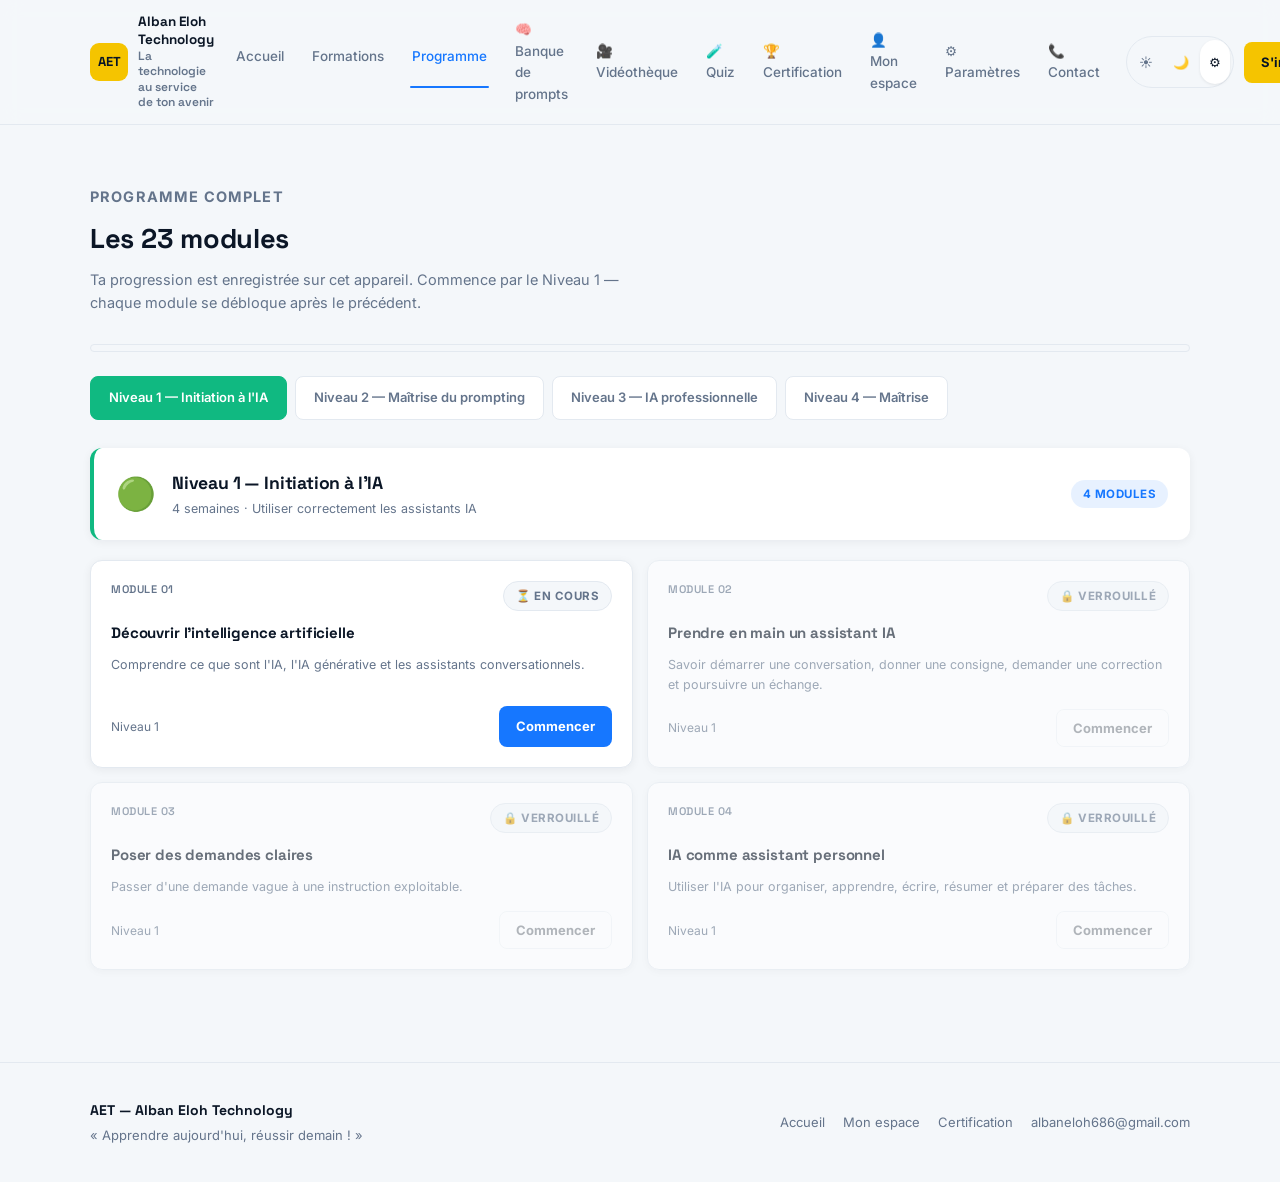
<file: programme.html>
<!DOCTYPE html>
<html lang="fr">
<head>
<meta charset="UTF-8">
<meta name="viewport" content="width=device-width, initial-scale=1.0">
<title>Programme — AET</title>
<link href="https://fonts.googleapis.com/css2?family=Space+Grotesk:wght@500;600;700&family=Inter:wght@400;500;600;700&display=swap" rel="stylesheet">
<link rel="stylesheet" href="css/global.css">
<link rel="stylesheet" href="css/courses.css">
<link rel="stylesheet" href="css/responsive.css">
</head>
<body>

<header class="site-header">
  <div class="header-inner">
    <a class="brand" href="index.html">
      <span class="brand-mark">AET</span>
      <span class="brand-text"><b>Alban Eloh Technology</b>La technologie au service de ton avenir</span>
    </a>
    <nav class="site-nav" id="siteNav">
      <a href="index.html" class="nav-link">Accueil</a>
      <a href="formation-ia-prompting.html" class="nav-link">Formations</a>
      <a href="programme.html" class="nav-link">Programme</a>
      <a href="prompts.html" class="nav-link">🧠 Banque de prompts</a>
      <a href="videos.html" class="nav-link">🎥 Vidéothèque</a>
      <a href="quiz.html" class="nav-link">🧪 Quiz</a>
      <a href="certification.html" class="nav-link">🏆 Certification</a>
      <a href="dashboard.html" class="nav-link">👤 Mon espace</a>
      <a href="parametres.html" class="nav-link">⚙️ Paramètres</a>
      <a href="index.html#contact" class="nav-link">📞 Contact</a>
      <div class="nav-actions">
        <div class="theme-toggle">
          <button type="button" data-mode="light" aria-label="Thème clair">☀️</button>
          <button type="button" data-mode="dark" aria-label="Thème sombre">🌙</button>
          <button type="button" data-mode="auto" aria-label="Thème automatique">⚙️</button>
        </div>
        <a href="formation-ia-prompting.html#inscription" class="btn btn-gold btn-sm">S'inscrire</a>
      </div>
    </nav>
    <button class="nav-toggle" id="navToggle" aria-label="Ouvrir le menu" aria-expanded="false">
      <span></span><span></span><span></span>
    </button>
  </div>
</header>

<section class="section" style="padding-bottom:0;">
  <div class="wrap">
    <div class="section-head">
      <p class="kicker">Programme complet</p>
      <h2>Les 23 modules</h2>
      <p>Ta progression est enregistrée sur cet appareil. Commence par le Niveau 1 — chaque module se débloque après le précédent.</p>
    </div>
    <div class="progress-track" style="margin-bottom:24px;"><div class="progress-fill" id="progFill" style="width:0%"></div></div>
    <div class="tabs" id="tabs"></div>
  </div>
</section>

<section class="section" style="padding-top:0;">
  <div class="wrap" id="panels"></div>
</section>

<footer class="site-footer">
  <div class="wrap footer-inner">
    <div class="footer-brand"><b>AET — Alban Eloh Technology</b>« Apprendre aujourd'hui, réussir demain ! »</div>
    <div class="footer-links">
      <a href="index.html">Accueil</a>
      <a href="dashboard.html">Mon espace</a>
      <a href="certification.html">Certification</a>
      <a href="mailto:albaneloh686@gmail.com">albaneloh686@gmail.com</a>
    </div>
  </div>
</footer>

<script src="js/data.js"></script>
<script src="js/progress.js"></script>
<script src="js/app.js"></script>
<script>
  const STATUS_ICON = {locked:'🔒', todo:'▶', inprogress:'⏳', done:'✓'};
  const STATUS_LABEL = {locked:'Verrouillé', todo:'À commencer', inprogress:'En cours', done:'Terminé'};

  const tabsEl = document.getElementById('tabs');
  const panelsEl = document.getElementById('panels');

  for(let n=1;n<=4;n++){
    const info = AET_NIVEAUX[n];
    const tab = document.createElement('div');
    tab.className = 'tab' + (n===1?' on':'');
    tab.textContent = `Niveau ${n} — ${info.titre}`;
    tab.style.setProperty('--niv-color', info.couleur);
    tab.addEventListener('click', ()=> showNiv(n));
    tab.dataset.n = n;
    tabsEl.appendChild(tab);
  }

  function buildPanels(){
    panelsEl.innerHTML = '';
    for(let n=1;n<=4;n++){
      const info = AET_NIVEAUX[n];
      const mods = AET_MODULES.filter(m=>m.niv===n);
      const panel = document.createElement('div');
      panel.className = 'niv-panel' + (n===1?' on':'');
      panel.id = 'niveau-'+n;
      panel.innerHTML = `
        <div class="niv-hero" style="--niv-color:${info.couleur}">
          <div class="niv-big">${info.emoji}</div>
          <div>
            <h2>Niveau ${n} — ${info.titre}</h2>
            <p>${info.duree} · ${info.resultat}</p>
          </div>
          <span class="badge badge-blue">${mods.length} modules</span>
        </div>
        <div class="mod-grid">
          ${mods.map(m=>{
            const status = AET_PROGRESS.statusOf(m.n);
            const locked = status==='locked';
            return `
            <div class="mod-card ${locked?'is-locked':''}">
              <div class="mod-card-top">
                <span class="mod-num">MODULE ${String(m.n).padStart(2,'0')}</span>
                <span class="badge badge-muted status-${status}">${STATUS_ICON[status]} ${STATUS_LABEL[status]}</span>
              </div>
              <h3>${m.titre}</h3>
              <p class="mod-obj">${m.objectif}</p>
              <div class="mod-card-foot">
                <span class="muted" style="font-size:12px;">Niveau ${n}</span>
                ${locked
                  ? `<button class="btn btn-line btn-sm" disabled>Commencer</button>`
                  : `<a class="btn ${status==='done'?'btn-line':'btn-blue'} btn-sm" href="cours.html?m=${m.n}">${status==='done'?'Revoir':'Commencer'}</a>`}
              </div>
            </div>`;
          }).join('')}
        </div>
      `;
      panelsEl.appendChild(panel);
    }
  }

  function showNiv(n){
    document.querySelectorAll('.tab').forEach(t=>t.classList.toggle('on', Number(t.dataset.n)===n));
    document.querySelectorAll('.niv-panel').forEach(p=>p.classList.toggle('on', p.id==='niveau-'+n));
  }

  function updateProgressBar(){
    const s = AET_PROGRESS.stats();
    document.getElementById('progFill').style.width = s.percent + '%';
  }

  buildPanels();
  updateProgressBar();

  // ouvrir directement le bon niveau si lien #niveau-N
  if(location.hash && location.hash.startsWith('#niveau-')){
    showNiv(Number(location.hash.replace('#niveau-','')));
  }
</script>
</body>
</html>
</file>
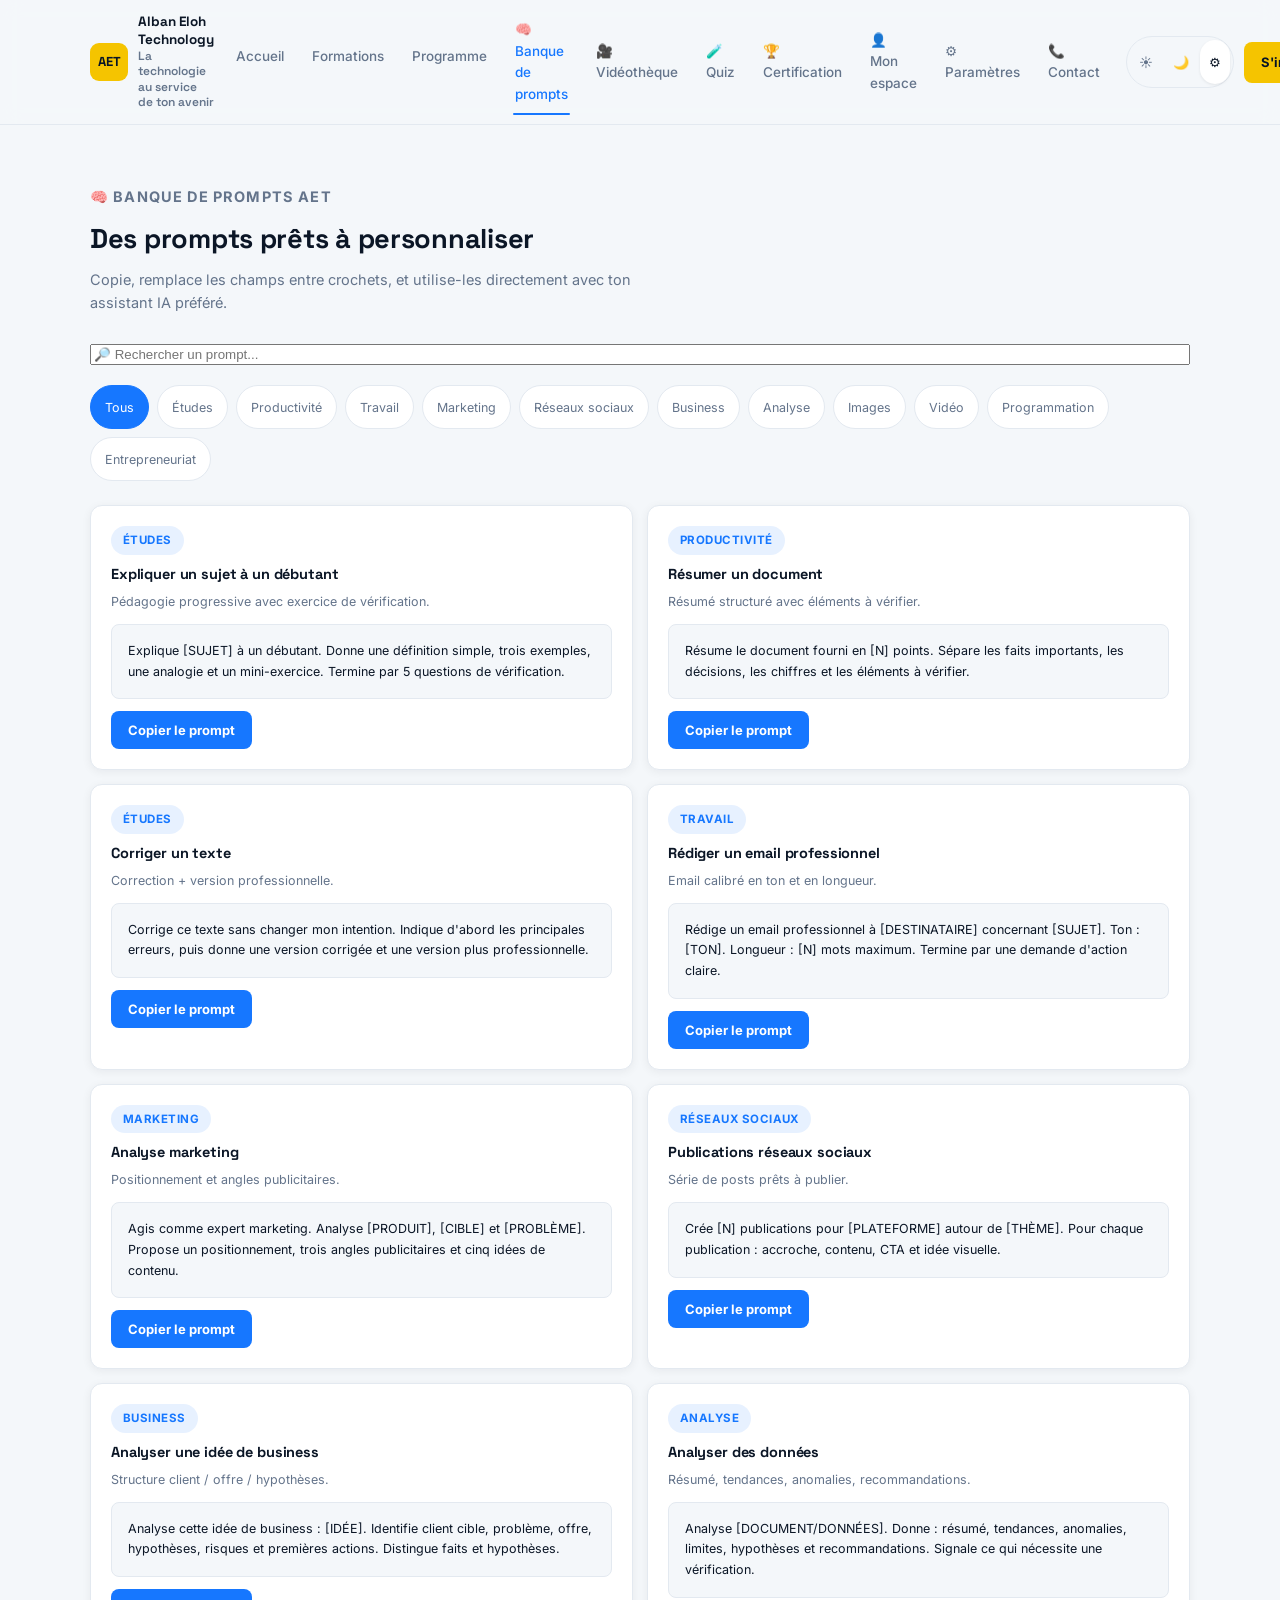
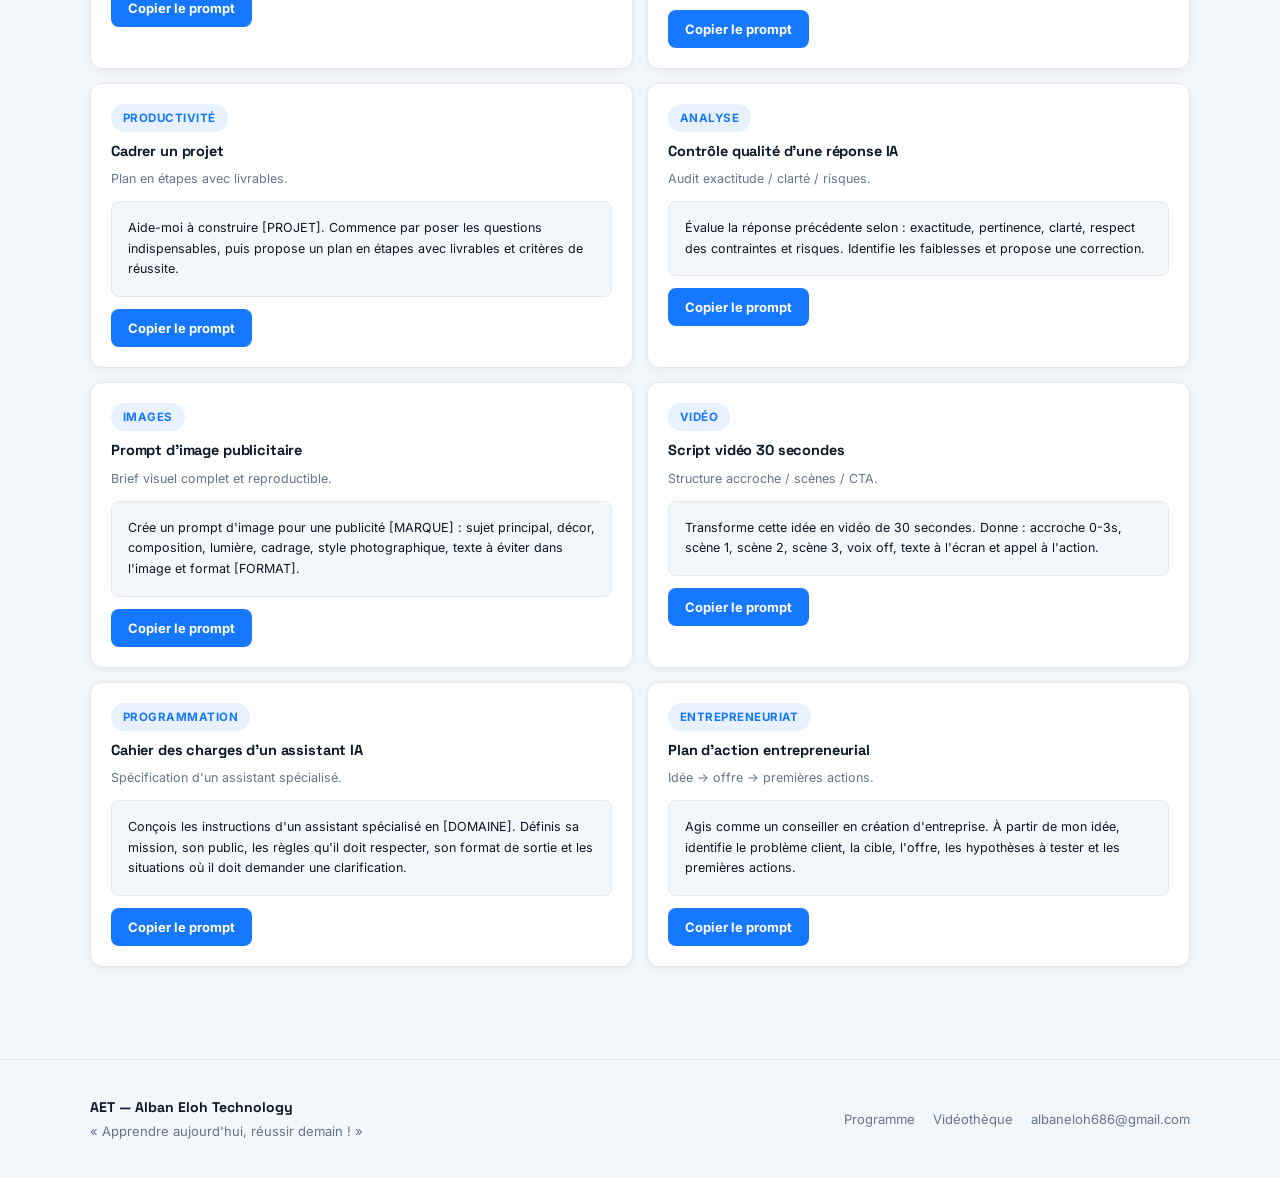
<file: prompts.html>
<!DOCTYPE html>
<html lang="fr">
<head>
<meta charset="UTF-8">
<meta name="viewport" content="width=device-width, initial-scale=1.0">
<title>Banque de prompts — AET</title>
<link href="https://fonts.googleapis.com/css2?family=Space+Grotesk:wght@500;600;700&family=Inter:wght@400;500;600;700&display=swap" rel="stylesheet">
<link rel="stylesheet" href="css/global.css">
<link rel="stylesheet" href="css/courses.css">
<link rel="stylesheet" href="css/responsive.css">
</head>
<body>

<header class="site-header">
  <div class="header-inner">
    <a class="brand" href="index.html">
      <span class="brand-mark">AET</span>
      <span class="brand-text"><b>Alban Eloh Technology</b>La technologie au service de ton avenir</span>
    </a>
    <nav class="site-nav" id="siteNav">
      <a href="index.html" class="nav-link">Accueil</a>
      <a href="formation-ia-prompting.html" class="nav-link">Formations</a>
      <a href="programme.html" class="nav-link">Programme</a>
      <a href="prompts.html" class="nav-link">🧠 Banque de prompts</a>
      <a href="videos.html" class="nav-link">🎥 Vidéothèque</a>
      <a href="quiz.html" class="nav-link">🧪 Quiz</a>
      <a href="certification.html" class="nav-link">🏆 Certification</a>
      <a href="dashboard.html" class="nav-link">👤 Mon espace</a>
      <a href="parametres.html" class="nav-link">⚙️ Paramètres</a>
      <a href="index.html#contact" class="nav-link">📞 Contact</a>
      <div class="nav-actions">
        <div class="theme-toggle">
          <button type="button" data-mode="light" aria-label="Thème clair">☀️</button>
          <button type="button" data-mode="dark" aria-label="Thème sombre">🌙</button>
          <button type="button" data-mode="auto" aria-label="Thème automatique">⚙️</button>
        </div>
        <a href="formation-ia-prompting.html#inscription" class="btn btn-gold btn-sm">S'inscrire</a>
      </div>
    </nav>
    <button class="nav-toggle" id="navToggle" aria-label="Ouvrir le menu" aria-expanded="false">
      <span></span><span></span><span></span>
    </button>
  </div>
</header>

<section class="section">
  <div class="wrap">
    <div class="section-head">
      <p class="kicker">🧠 Banque de prompts AET</p>
      <h2>Des prompts prêts à personnaliser</h2>
      <p>Copie, remplace les champs entre crochets, et utilise-les directement avec ton assistant IA préféré.</p>
    </div>

    <div class="prompt-toolbar">
      <input class="prompt-search" id="search" type="text" placeholder="🔎 Rechercher un prompt...">
    </div>
    <div class="cat-pills" id="cats"></div>

    <div class="prompt-grid mt-24" id="promptGrid"></div>
    <p class="muted center mt-24 hidden" id="emptyState">Aucun prompt ne correspond à ta recherche.</p>
  </div>
</section>

<footer class="site-footer">
  <div class="wrap footer-inner">
    <div class="footer-brand"><b>AET — Alban Eloh Technology</b>« Apprendre aujourd'hui, réussir demain ! »</div>
    <div class="footer-links">
      <a href="programme.html">Programme</a>
      <a href="videos.html">Vidéothèque</a>
      <a href="mailto:albaneloh686@gmail.com">albaneloh686@gmail.com</a>
    </div>
  </div>
</footer>

<script src="js/data.js"></script>
<script src="js/app.js"></script>
<script>
  const catsEl = document.getElementById('cats');
  const gridEl = document.getElementById('promptGrid');
  const searchEl = document.getElementById('search');
  const emptyEl = document.getElementById('emptyState');
  let activeCat = 'Tous';

  const categories = ['Tous', ...Array.from(new Set(AET_PROMPTS.map(p=>p.cat)))];
  categories.forEach(cat=>{
    const pill = document.createElement('button');
    pill.className = 'pill' + (cat==='Tous'?' on':'');
    pill.textContent = cat;
    pill.addEventListener('click', ()=>{
      activeCat = cat;
      document.querySelectorAll('.pill').forEach(p=>p.classList.toggle('on', p.textContent===cat));
      render();
    });
    catsEl.appendChild(pill);
  });

  function render(){
    const q = searchEl.value.trim().toLowerCase();
    const filtered = AET_PROMPTS.filter(p=>{
      const matchCat = activeCat==='Tous' || p.cat===activeCat;
      const matchQ = !q || p.titre.toLowerCase().includes(q) || p.prompt.toLowerCase().includes(q) || p.desc.toLowerCase().includes(q);
      return matchCat && matchQ;
    });
    gridEl.innerHTML = filtered.map((p,i)=>`
      <div class="prompt-card">
        <span class="badge badge-blue">${p.cat}</span>
        <h3 class="mt-8">${p.titre}</h3>
        <p class="desc">${p.desc}</p>
        <div class="prompt-box">${p.prompt}</div>
        <button class="btn btn-blue btn-sm" data-i="${i}">Copier le prompt</button>
      </div>
    `).join('');
    gridEl.querySelectorAll('button[data-i]').forEach(btn=>{
      btn.addEventListener('click', ()=> aetCopy(filtered[btn.dataset.i].prompt, 'Prompt copié ✓'));
    });
    emptyEl.classList.toggle('hidden', filtered.length>0);
  }
  searchEl.addEventListener('input', render);
  render();
</script>
</body>
</html>
</file>
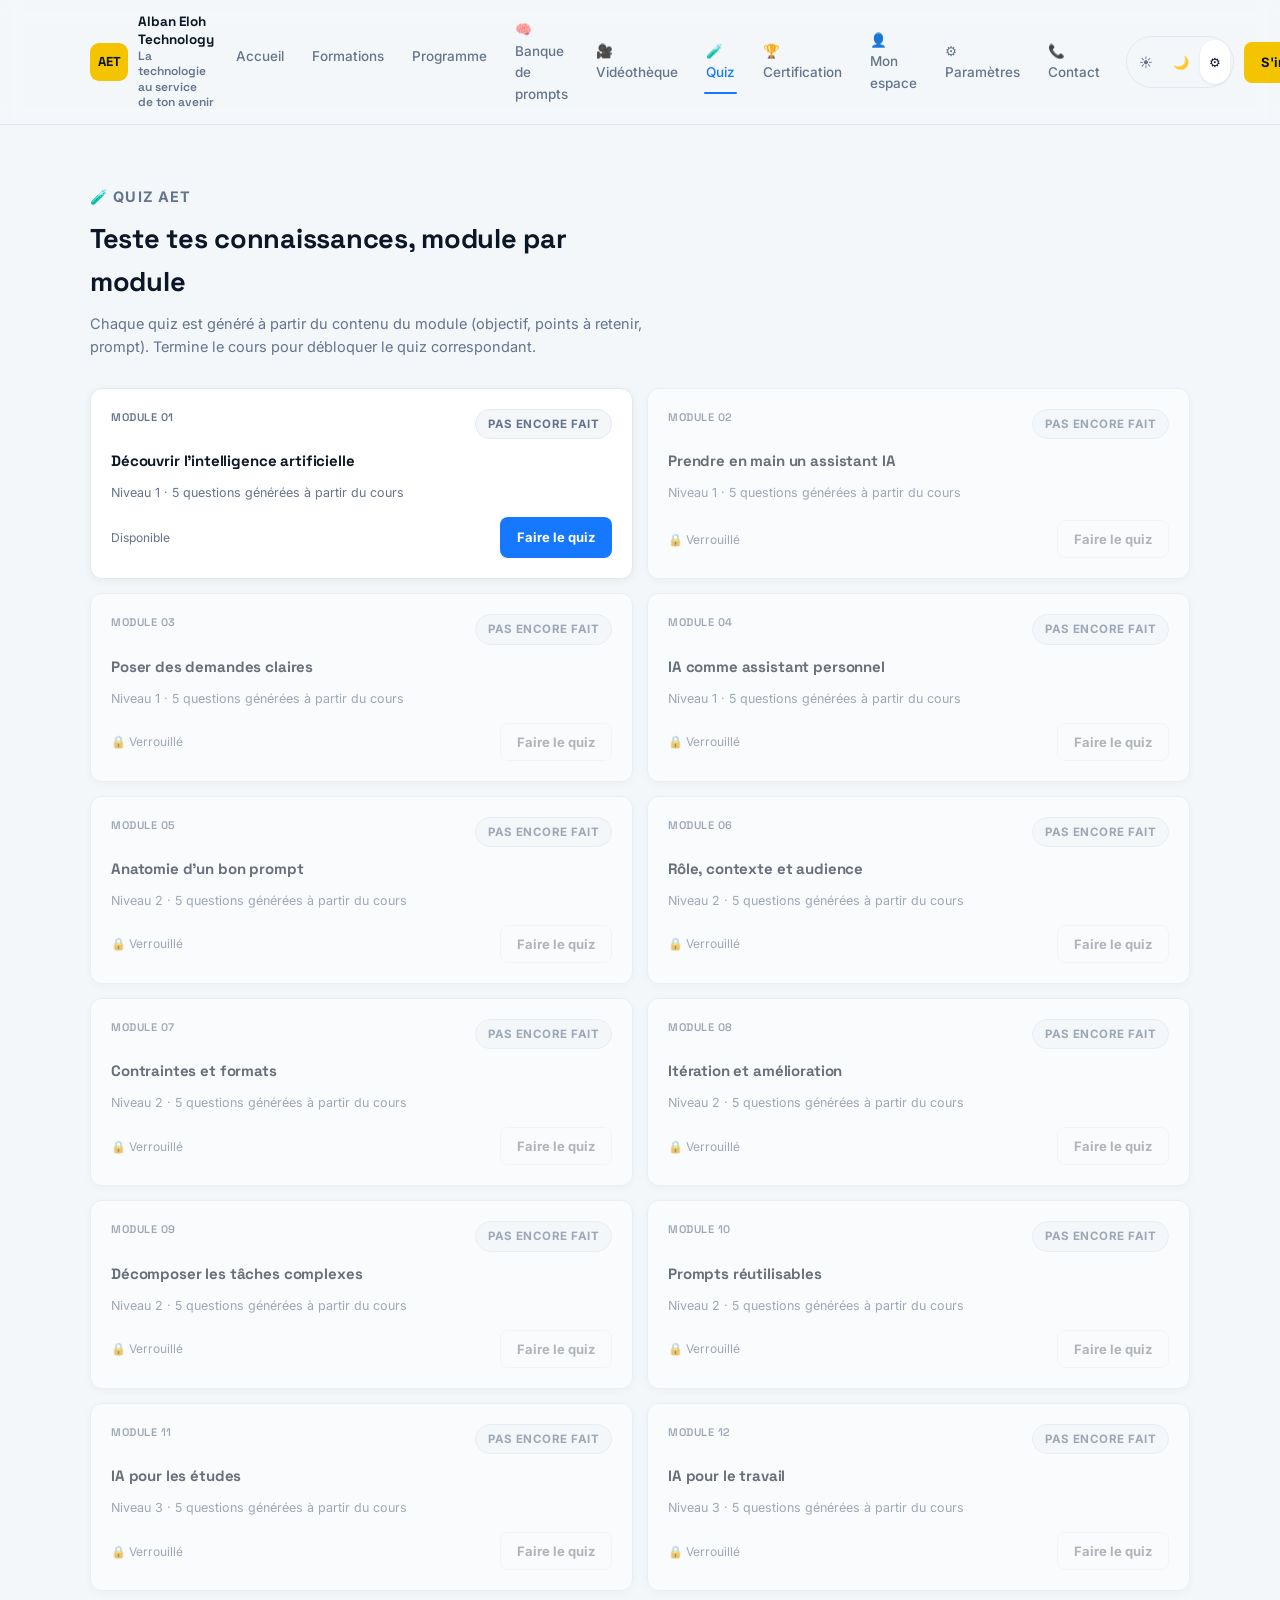
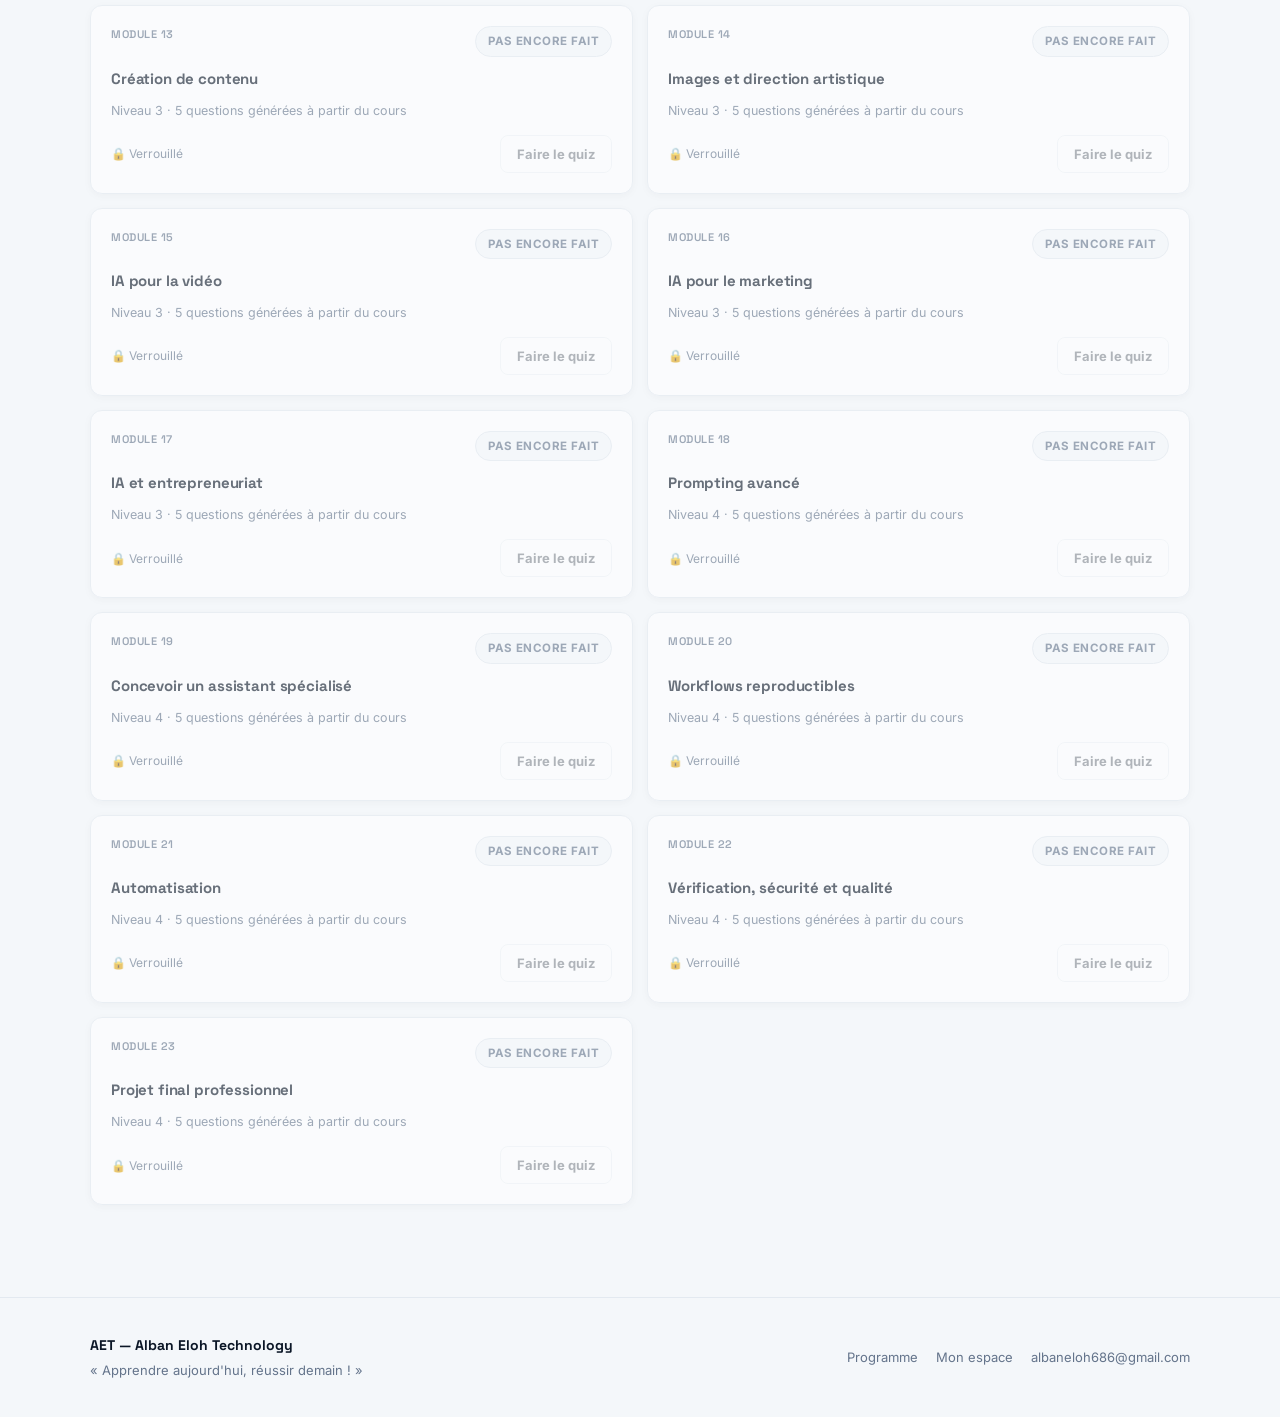
<file: quiz.html>
<!DOCTYPE html>
<html lang="fr">
<head>
<meta charset="UTF-8">
<meta name="viewport" content="width=device-width, initial-scale=1.0">
<title>Quiz — AET</title>
<link href="https://fonts.googleapis.com/css2?family=Space+Grotesk:wght@500;600;700&family=Inter:wght@400;500;600;700&display=swap" rel="stylesheet">
<link rel="stylesheet" href="css/global.css">
<link rel="stylesheet" href="css/courses.css">
<link rel="stylesheet" href="css/responsive.css">
</head>
<body>

<header class="site-header">
  <div class="header-inner">
    <a class="brand" href="index.html">
      <span class="brand-mark">AET</span>
      <span class="brand-text"><b>Alban Eloh Technology</b>La technologie au service de ton avenir</span>
    </a>
    <nav class="site-nav" id="siteNav">
      <a href="index.html" class="nav-link">Accueil</a>
      <a href="formation-ia-prompting.html" class="nav-link">Formations</a>
      <a href="programme.html" class="nav-link">Programme</a>
      <a href="prompts.html" class="nav-link">🧠 Banque de prompts</a>
      <a href="videos.html" class="nav-link">🎥 Vidéothèque</a>
      <a href="quiz.html" class="nav-link">🧪 Quiz</a>
      <a href="certification.html" class="nav-link">🏆 Certification</a>
      <a href="dashboard.html" class="nav-link">👤 Mon espace</a>
      <a href="parametres.html" class="nav-link">⚙️ Paramètres</a>
      <a href="index.html#contact" class="nav-link">📞 Contact</a>
      <div class="nav-actions">
        <div class="theme-toggle">
          <button type="button" data-mode="light" aria-label="Thème clair">☀️</button>
          <button type="button" data-mode="dark" aria-label="Thème sombre">🌙</button>
          <button type="button" data-mode="auto" aria-label="Thème automatique">⚙️</button>
        </div>
        <a href="formation-ia-prompting.html#inscription" class="btn btn-gold btn-sm">S'inscrire</a>
      </div>
    </nav>
    <button class="nav-toggle" id="navToggle" aria-label="Ouvrir le menu" aria-expanded="false">
      <span></span><span></span><span></span>
    </button>
  </div>
</header>

<section class="section">
  <div class="wrap">
    <div class="section-head">
      <p class="kicker">🧪 Quiz AET</p>
      <h2>Teste tes connaissances, module par module</h2>
      <p>Chaque quiz est généré à partir du contenu du module (objectif, points à retenir, prompt). Termine le cours pour débloquer le quiz correspondant.</p>
    </div>
    <div class="mod-grid" id="quizList"></div>
  </div>
</section>

<footer class="site-footer">
  <div class="wrap footer-inner">
    <div class="footer-brand"><b>AET — Alban Eloh Technology</b>« Apprendre aujourd'hui, réussir demain ! »</div>
    <div class="footer-links">
      <a href="programme.html">Programme</a>
      <a href="dashboard.html">Mon espace</a>
      <a href="mailto:albaneloh686@gmail.com">albaneloh686@gmail.com</a>
    </div>
  </div>
</footer>

<script src="js/data.js"></script>
<script src="js/progress.js"></script>
<script src="js/app.js"></script>
<script>
  const list = document.getElementById('quizList');
  const results = AET_PROGRESS.quizResults();
  AET_MODULES.forEach(m=>{
    const status = AET_PROGRESS.statusOf(m.n);
    const locked = status === 'locked';
    const res = results[m.n];
    const card = document.createElement('div');
    card.className = 'mod-card' + (locked?' is-locked':'');
    card.innerHTML = `
      <div class="mod-card-top">
        <span class="mod-num">MODULE ${String(m.n).padStart(2,'0')}</span>
        ${res ? `<span class="badge badge-green">${res.score}/${res.total}</span>` : `<span class="badge badge-muted">Pas encore fait</span>`}
      </div>
      <h3>${m.titre}</h3>
      <p class="mod-obj">Niveau ${m.niv} · 5 questions générées à partir du cours</p>
      <div class="mod-card-foot">
        <span class="muted" style="font-size:12px;">${locked?'🔒 Verrouillé':'Disponible'}</span>
        ${locked
          ? `<button class="btn btn-line btn-sm" disabled>Faire le quiz</button>`
          : `<a class="btn btn-blue btn-sm" href="cours.html?m=${m.n}#quizSection">${res?'Refaire':'Faire le quiz'}</a>`}
      </div>
    `;
    list.appendChild(card);
  });
</script>
</body>
</html>
</file>
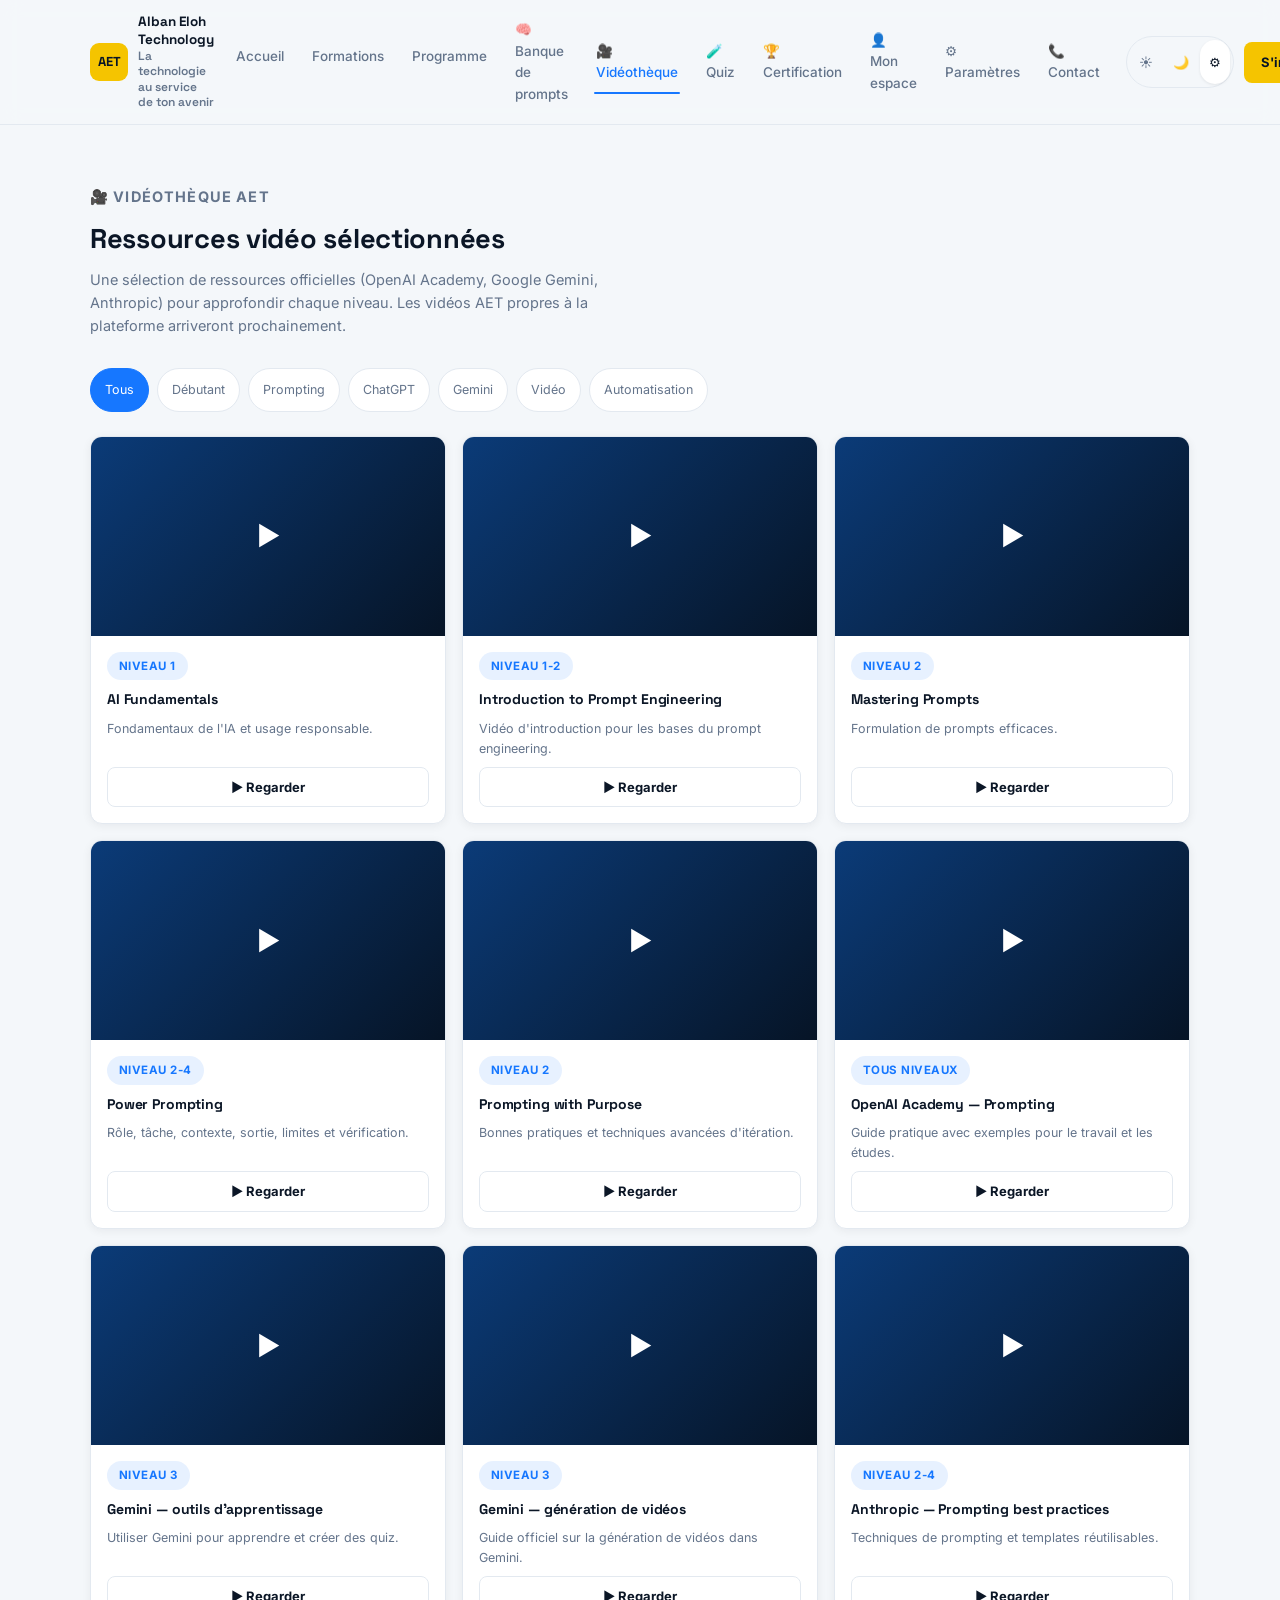
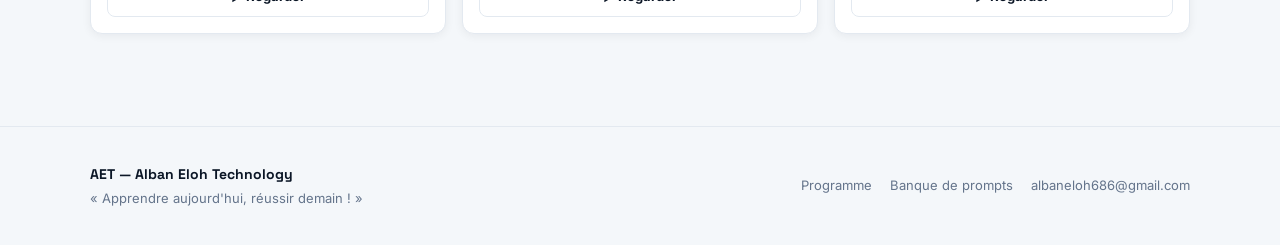
<file: videos.html>
<!DOCTYPE html>
<html lang="fr">
<head>
<meta charset="UTF-8">
<meta name="viewport" content="width=device-width, initial-scale=1.0">
<title>Vidéothèque — AET</title>
<link href="https://fonts.googleapis.com/css2?family=Space+Grotesk:wght@500;600;700&family=Inter:wght@400;500;600;700&display=swap" rel="stylesheet">
<link rel="stylesheet" href="css/global.css">
<link rel="stylesheet" href="css/courses.css">
<link rel="stylesheet" href="css/responsive.css">
</head>
<body>

<header class="site-header">
  <div class="header-inner">
    <a class="brand" href="index.html">
      <span class="brand-mark">AET</span>
      <span class="brand-text"><b>Alban Eloh Technology</b>La technologie au service de ton avenir</span>
    </a>
    <nav class="site-nav" id="siteNav">
      <a href="index.html" class="nav-link">Accueil</a>
      <a href="formation-ia-prompting.html" class="nav-link">Formations</a>
      <a href="programme.html" class="nav-link">Programme</a>
      <a href="prompts.html" class="nav-link">🧠 Banque de prompts</a>
      <a href="videos.html" class="nav-link">🎥 Vidéothèque</a>
      <a href="quiz.html" class="nav-link">🧪 Quiz</a>
      <a href="certification.html" class="nav-link">🏆 Certification</a>
      <a href="dashboard.html" class="nav-link">👤 Mon espace</a>
      <a href="parametres.html" class="nav-link">⚙️ Paramètres</a>
      <a href="index.html#contact" class="nav-link">📞 Contact</a>
      <div class="nav-actions">
        <div class="theme-toggle">
          <button type="button" data-mode="light" aria-label="Thème clair">☀️</button>
          <button type="button" data-mode="dark" aria-label="Thème sombre">🌙</button>
          <button type="button" data-mode="auto" aria-label="Thème automatique">⚙️</button>
        </div>
        <a href="formation-ia-prompting.html#inscription" class="btn btn-gold btn-sm">S'inscrire</a>
      </div>
    </nav>
    <button class="nav-toggle" id="navToggle" aria-label="Ouvrir le menu" aria-expanded="false">
      <span></span><span></span><span></span>
    </button>
  </div>
</header>

<section class="section">
  <div class="wrap">
    <div class="section-head">
      <p class="kicker">🎥 Vidéothèque AET</p>
      <h2>Ressources vidéo sélectionnées</h2>
      <p>Une sélection de ressources officielles (OpenAI Academy, Google Gemini, Anthropic) pour approfondir chaque niveau. Les vidéos AET propres à la plateforme arriveront prochainement.</p>
    </div>
    <div class="cat-pills mt-16" id="cats"></div>
    <div class="video-grid mt-24" id="videoGrid"></div>
  </div>
</section>

<footer class="site-footer">
  <div class="wrap footer-inner">
    <div class="footer-brand"><b>AET — Alban Eloh Technology</b>« Apprendre aujourd'hui, réussir demain ! »</div>
    <div class="footer-links">
      <a href="programme.html">Programme</a>
      <a href="prompts.html">Banque de prompts</a>
      <a href="mailto:albaneloh686@gmail.com">albaneloh686@gmail.com</a>
    </div>
  </div>
</footer>

<script src="js/data.js"></script>
<script src="js/app.js"></script>
<script>
  const catsEl = document.getElementById('cats');
  const gridEl = document.getElementById('videoGrid');
  let activeCat = 'Tous';
  const categories = ['Tous', ...Array.from(new Set(AET_VIDEOS.map(v=>v.cat)))];
  categories.forEach(cat=>{
    const pill = document.createElement('button');
    pill.className = 'pill' + (cat==='Tous'?' on':'');
    pill.textContent = cat;
    pill.addEventListener('click', ()=>{
      activeCat = cat;
      document.querySelectorAll('.pill').forEach(p=>p.classList.toggle('on', p.textContent===cat));
      render();
    });
    catsEl.appendChild(pill);
  });
  function render(){
    const filtered = activeCat==='Tous' ? AET_VIDEOS : AET_VIDEOS.filter(v=>v.cat===activeCat);
    gridEl.innerHTML = filtered.map(v=>`
      <div class="video-card">
        <div class="video-thumb">▶</div>
        <div class="video-body">
          <span class="badge badge-blue" style="align-self:flex-start;">${v.niveau}</span>
          <h3>${v.titre}</h3>
          <p>${v.desc}</p>
          <a class="btn btn-line btn-sm" href="${v.url}" target="_blank" rel="noopener">▶ Regarder</a>
        </div>
      </div>
    `).join('');
  }
  render();
</script>
</body>
</html>
</file>
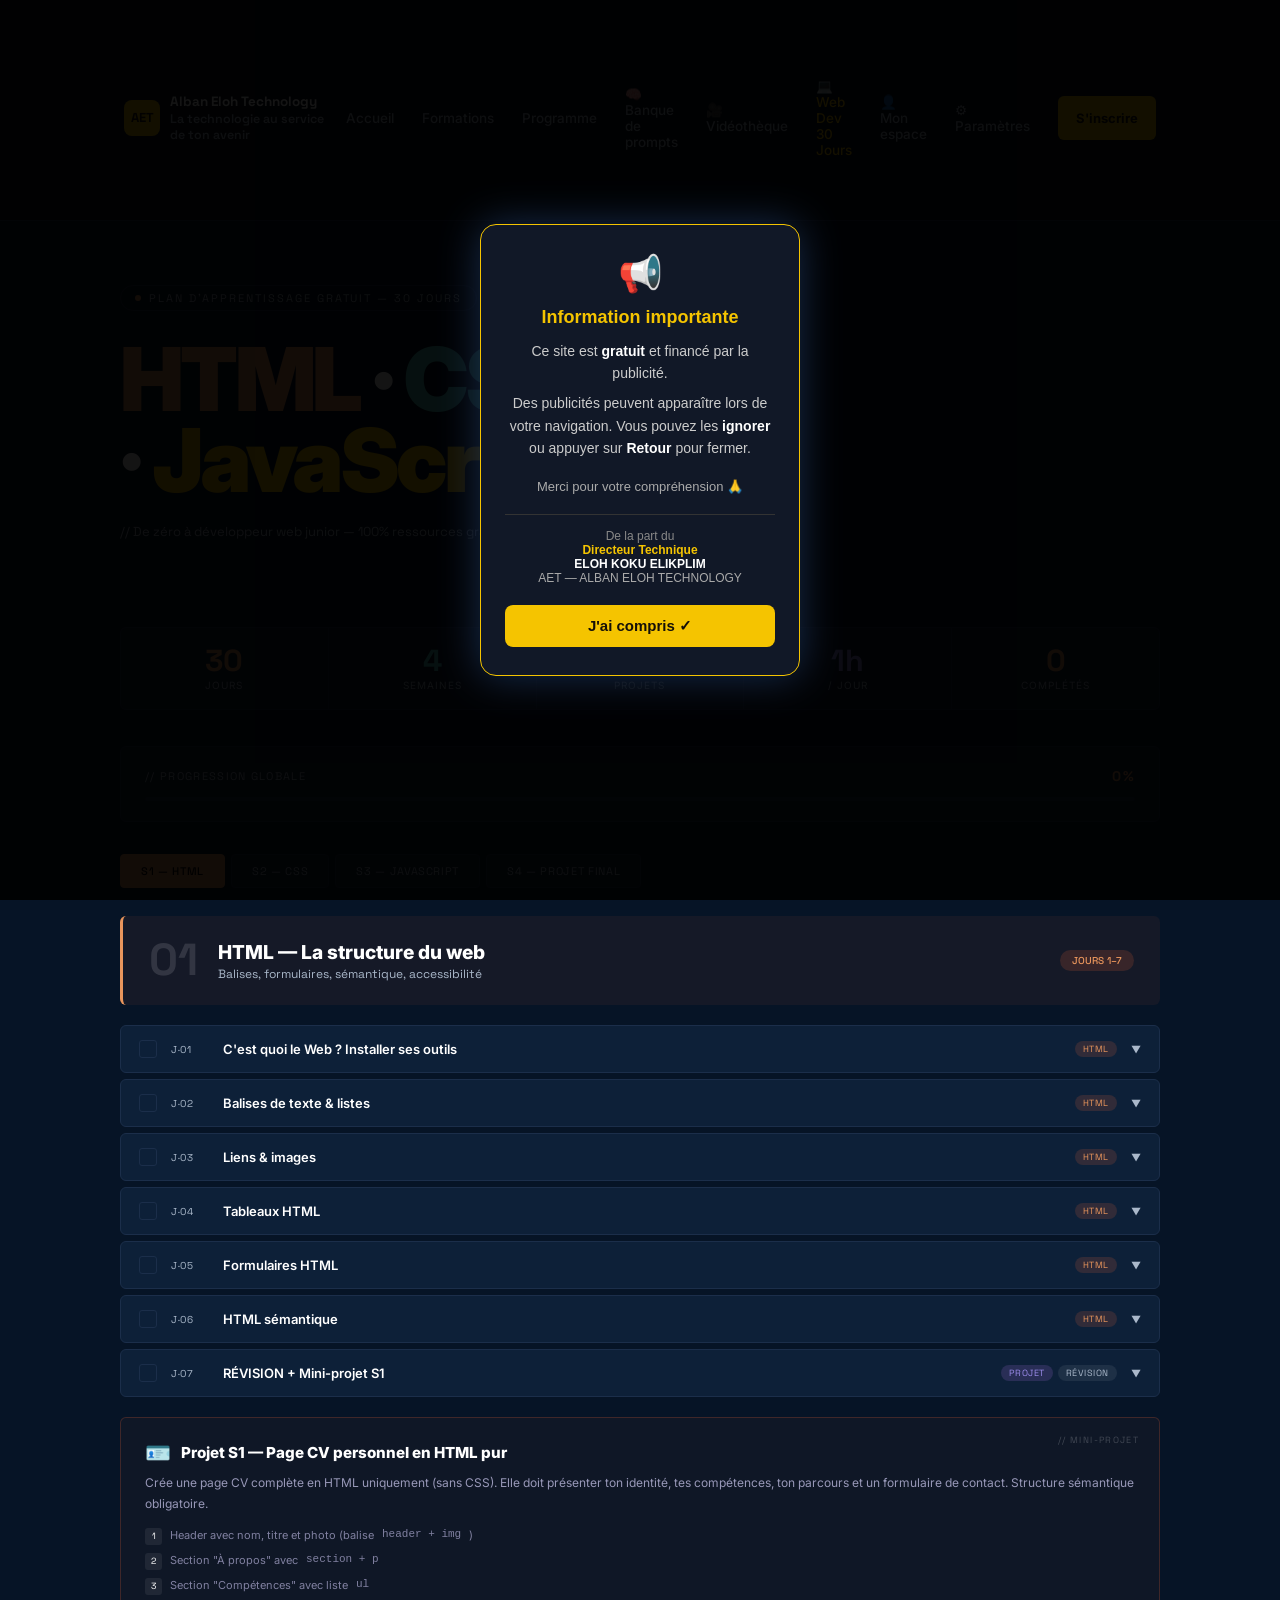
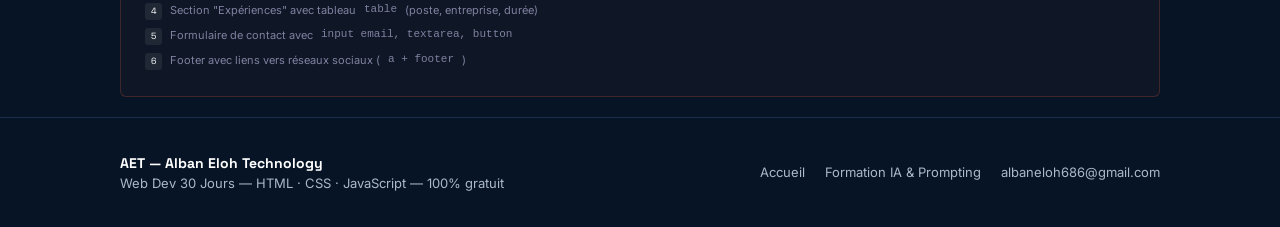
<file: web-dev-30-jours.html>
<!DOCTYPE html>
<html lang="fr">
<head>
<meta charset="UTF-8">
<meta name="viewport" content="width=device-width, initial-scale=1.0">
<title>Web Dev 30 Jours</title>
<meta name="description" content="Un plan d'apprentissage gratuit de 30 jours pour apprendre HTML, CSS et JavaScript à ton rythme.">
<link rel="canonical" href="https://alban3886.github.io/AETweb/">
<link href="https://fonts.googleapis.com/css2?family=Space+Grotesk:wght@500;600;700&family=Inter:wght@400;500;600;700&display=swap" rel="stylesheet">
<style>
:root {
  --bg: #061426;
  --s1: #0D2038;
  --s2: #102544;
  --border: #1B2E4A;
  --text: #FFFFFF;
  --muted: #AAB8CA;
  --html: #E8955C;
  --css: #4ECDC4;
  --js: #F5C400;
  --final: #9C8CEB;
  --accent: #F5C400;
  --gold: #F5C400;
  --blue: #1677FF;
  --font-head: 'Space Grotesk', system-ui, sans-serif;
  --font-body: 'Inter', system-ui, sans-serif;
}

*{margin:0;padding:0;box-sizing:border-box;}

body {
  background: var(--bg);
  color: var(--text);
  font-family: var(--font-body);
  min-height: 100vh;
  overflow-x: hidden;
}
body.no-scroll{overflow:hidden;}


.wrap{max-width:1080px;margin:0 auto;padding:0 20px;position:relative;z-index:1;}

/* HERO */
header{padding:64px 0 48px;position:relative;}

.eyebrow {
  display:inline-flex;align-items:center;gap:8px;
  font-family:var(--font-head);font-size:11px;letter-spacing:.18em;
  text-transform:uppercase;color:var(--muted);
  border:1px solid var(--border);padding:5px 14px;border-radius:100px;
  margin-bottom:28px;
}
.eyebrow span{width:6px;height:6px;border-radius:50%;background:var(--html);display:inline-block;animation:pulse 2s infinite;}
@keyframes pulse{0%,100%{opacity:1;}50%{opacity:.3;}}

h1{
  font-size:clamp(2.8rem,7vw,5.5rem);
  font-weight:900;line-height:.92;letter-spacing:-.04em;
  margin-bottom:20px;
}
h1 em{font-style:normal;}
h1 .t-html{color:var(--html);}
h1 .t-css{color:var(--css);}
h1 .t-js{color:var(--js);}

.hero-sub{
  font-family:var(--font-head);font-size:13px;color:var(--muted);
  max-width:520px;line-height:1.7;
}

/* STAT ROW */
.stats{
  display:grid;grid-template-columns:repeat(5,1fr);
  gap:1px;background:var(--border);
  border:1px solid var(--border);border-radius:6px;
  overflow:hidden;margin:36px 0;
}
.stat{
  background:var(--s1);padding:18px 16px;text-align:center;
  transition:background .2s;
}
.stat:hover{background:var(--s2);}
.stat-n{
  font-size:1.9rem;font-weight:900;line-height:1;
  font-family:var(--font-head);
}
.stat-l{font-size:10px;color:var(--muted);text-transform:uppercase;letter-spacing:.1em;margin-top:3px;}

/* PROGRESS */
.prog-wrap{
  background:var(--s1);border:1px solid var(--border);
  border-radius:6px;padding:20px 24px;margin-bottom:32px;
}
.prog-label{
  display:flex;justify-content:space-between;align-items:center;
  font-family:var(--font-head);font-size:11px;color:var(--muted);
  text-transform:uppercase;letter-spacing:.12em;margin-bottom:12px;
}
.prog-label strong{color:var(--html);font-size:14px;}
.track{height:4px;background:var(--border);border-radius:2px;overflow:hidden;}
.fill{
  height:100%;border-radius:2px;width:0%;
  background:linear-gradient(90deg,var(--html),var(--css),var(--js),var(--final));
  transition:width .5s ease;
}

/* TABS */
.tabs{display:flex;gap:6px;flex-wrap:wrap;margin-bottom:28px;}
.tab{
  padding:9px 20px;border-radius:4px;border:1px solid var(--border);
  background:var(--s1);color:var(--muted);
  font-family:var(--font-head);font-size:11px;letter-spacing:.06em;
  cursor:pointer;transition:all .2s;text-transform:uppercase;
}
.tab:hover{border-color:var(--html);color:var(--html);}
.tab[data-w="1"].on{background:var(--html);border-color:var(--html);color:#000;font-weight:500;}
.tab[data-w="2"].on{background:var(--css);border-color:var(--css);color:#000;font-weight:500;}
.tab[data-w="3"].on{background:var(--js);border-color:var(--js);color:#000;font-weight:500;}
.tab[data-w="4"].on{background:var(--final);border-color:var(--final);color:#000;font-weight:500;}

/* WEEK */
.wk{display:none;animation:fadeUp .3s ease;}
.wk.on{display:block;}
@keyframes fadeUp{from{opacity:0;transform:translateY(10px);}to{opacity:1;transform:translateY(0);}}

.wk-hd{
  display:flex;align-items:center;gap:20px;
  padding:22px 26px;border-radius:6px;border-left:3px solid;
  margin-bottom:20px;
}
.wk[data-w="1"] .wk-hd{background:rgba(255,107,53,.06);border-color:var(--html);}
.wk[data-w="2"] .wk-hd{background:rgba(78,205,196,.06);border-color:var(--css);}
.wk[data-w="3"] .wk-hd{background:rgba(255,230,109,.06);border-color:var(--js);}
.wk[data-w="4"] .wk-hd{background:rgba(199,125,255,.06);border-color:var(--final);}

.wk-n{font-size:2.8rem;font-weight:900;opacity:.12;line-height:1;font-family:var(--font-head);}
.wk-info h2{font-size:1.2rem;font-weight:800;}
.wk-info p{font-size:12px;color:var(--muted);margin-top:2px;font-family:var(--font-head);}
.wk-badge{
  margin-left:auto;font-family:var(--font-head);
  font-size:10px;padding:4px 12px;border-radius:100px;font-weight:500;
}
.wk[data-w="1"] .wk-badge{background:rgba(255,107,53,.15);color:var(--html);}
.wk[data-w="2"] .wk-badge{background:rgba(78,205,196,.15);color:var(--css);}
.wk[data-w="3"] .wk-badge{background:rgba(255,230,109,.15);color:var(--js);}
.wk[data-w="4"] .wk-badge{background:rgba(199,125,255,.15);color:var(--final);}

/* DAY CARDS */
.days{display:flex;flex-direction:column;gap:6px;margin-bottom:20px;}

.dc{
  background:var(--s1);border:1px solid var(--border);
  border-radius:6px;overflow:hidden;transition:border-color .2s;
}
.dc:hover{border-color:rgba(255,107,53,.25);}

.dc-hd{
  display:flex;align-items:center;gap:14px;
  padding:14px 18px;cursor:pointer;user-select:none;
}

.chk{
  width:18px;height:18px;flex-shrink:0;
  border:1px solid var(--border);border-radius:3px;
  display:flex;align-items:center;justify-content:center;
  font-size:10px;cursor:pointer;transition:all .15s;color:transparent;
}
.chk.done{background:var(--css);border-color:var(--css);color:#000;}

.dnum{
  font-family:var(--font-head);font-size:10px;
  color:var(--muted);min-width:38px;letter-spacing:.05em;
}

.dtitle{font-size:13px;font-weight:600;flex:1;}

.dtags{display:flex;gap:5px;align-items:center;}
.dtag{
  font-size:9px;font-family:var(--font-head);
  padding:2px 8px;border-radius:100px;text-transform:uppercase;letter-spacing:.06em;
}
.dtag.html{background:rgba(255,107,53,.15);color:var(--html);}
.dtag.css{background:rgba(78,205,196,.15);color:var(--css);}
.dtag.js{background:rgba(255,230,109,.15);color:var(--js);}
.dtag.proj{background:rgba(199,125,255,.15);color:var(--final);}
.dtag.rev{background:rgba(255,255,255,.07);color:var(--muted);}

.chev{color:var(--muted);font-size:10px;transition:transform .2s;flex-shrink:0;}
.dc.open .chev{transform:rotate(180deg);}

.dc-bd{
  display:none;padding:0 18px 18px;
  border-top:1px solid var(--border);
}
.dc.open .dc-bd{display:block;}

.sec{
  font-family:var(--font-head);font-size:9px;
  text-transform:uppercase;letter-spacing:.15em;color:var(--muted);
  margin:16px 0 8px;
}

.obj{list-style:none;}
.obj li{
  padding:5px 0;font-size:12px;color:#b8b8cc;
  display:flex;gap:9px;align-items:flex-start;
  border-bottom:1px solid rgba(255,255,255,.03);
}
.obj li:last-child{border:none;}
.obj li::before{content:'›';color:var(--html);font-family:var(--font-head);flex-shrink:0;}

.res{list-style:none;}
.res li{margin-bottom:5px;}
.res li a{
  color:var(--css);font-size:11px;font-family:var(--font-head);
  text-decoration:none;display:flex;align-items:center;gap:7px;
  padding:6px 10px;background:rgba(78,205,196,.05);
  border:1px solid rgba(78,205,196,.1);border-radius:4px;
  transition:all .15s;
}
.res li a:hover{background:rgba(78,205,196,.12);border-color:rgba(78,205,196,.3);color:#fff;}
.res li a::before{content:'↗';opacity:.5;}

.timer{
  display:inline-flex;align-items:center;gap:5px;
  font-family:var(--font-head);font-size:10px;color:var(--muted);margin-top:10px;
}

/* PROJECT CARD */
.proj-card{
  border-radius:6px;padding:22px 24px;border:1px solid;
  margin-top:20px;position:relative;overflow:hidden;
}
.proj-card::after{
  content:'// MINI-PROJET';position:absolute;
  right:20px;top:16px;font-family:var(--font-head);
  font-size:9px;letter-spacing:.15em;opacity:.2;
}
.wk[data-w="1"] .proj-card{background:rgba(255,107,53,.04);border-color:rgba(255,107,53,.2);}
.wk[data-w="2"] .proj-card{background:rgba(78,205,196,.04);border-color:rgba(78,205,196,.2);}
.wk[data-w="3"] .proj-card{background:rgba(255,230,109,.04);border-color:rgba(255,230,109,.2);}
.wk[data-w="4"] .proj-card{background:rgba(199,125,255,.04);border-color:rgba(199,125,255,.2);}

.proj-title{
  font-size:.95rem;font-weight:800;margin-bottom:8px;
  display:flex;align-items:center;gap:10px;
}
.proj-icon{font-size:1.3rem;}
.proj-desc{font-size:12px;color:#9898b8;line-height:1.7;}
.proj-steps{list-style:none;margin-top:10px;counter-reset:step;}
.proj-steps li{
  font-size:11px;color:#8080a0;padding:4px 0;
  display:flex;gap:8px;
}
.proj-steps li::before{
  content:counter(step);counter-increment:step;
  background:rgba(255,255,255,.07);color:var(--text);
  width:17px;height:17px;border-radius:3px;
  display:flex;align-items:center;justify-content:center;
  font-size:9px;font-family:var(--font-head);flex-shrink:0;
}

.dc.done-card .dtitle{opacity:.4;text-decoration:line-through;}


@media(max-width:600px){
  .stats{grid-template-columns:repeat(3,1fr);}
  .wk-badge{display:none;}
  .dtags{display:none;}
}
/* HEADER / NAV */
.site-header{position:sticky;top:0;z-index:50;background:rgba(10,15,28,.92);backdrop-filter:blur(10px);border-bottom:1px solid var(--border);}
.header-inner{display:flex;align-items:center;justify-content:space-between;padding:14px 24px;gap:20px;max-width:1080px;margin:0 auto;}
.brand{display:flex;align-items:center;gap:10px;text-decoration:none;color:var(--text);}
.brand-mark{width:36px;height:36px;border-radius:8px;background:var(--gold);color:#151008;font-family:var(--font-head);font-weight:700;font-size:13px;display:flex;align-items:center;justify-content:center;flex-shrink:0;}
.brand-text{font-family:var(--font-head);font-weight:600;font-size:12.5px;line-height:1.3;color:var(--muted);}
.brand-text b{color:var(--text);display:block;font-size:13.5px;}
.site-nav{display:flex;align-items:center;gap:28px;}
.nav-link{font-size:13.5px;color:var(--muted);text-decoration:none;font-weight:500;min-height:44px;display:flex;align-items:center;}
.nav-link:hover{color:var(--text);}
.nav-link.active{color:var(--gold);}
.nav-cta{background:var(--gold);color:#151008;padding:10px 18px;border-radius:6px;font-size:13px;font-weight:700;text-decoration:none;min-height:44px;display:inline-flex;align-items:center;}
.nav-toggle{display:none;flex-direction:column;gap:4px;background:none;border:none;cursor:pointer;padding:10px;min-width:44px;min-height:44px;align-items:center;justify-content:center;}
.nav-toggle span{width:22px;height:2px;background:var(--text);border-radius:2px;}
.mobile-nav-head{display:none;}
@media (max-width:860px){
  .site-nav{
    position:fixed;inset:0;top:0;background:var(--bg);
    flex-direction:column;align-items:stretch;
    padding:0 24px 28px;gap:4px;
    transform:translateX(100%);transition:transform .3s ease;
    display:flex;overflow-y:auto;z-index:70;
  }
  .site-nav.open{transform:translateX(0);}
  .mobile-nav-head{
    display:flex;align-items:center;justify-content:space-between;
    padding:16px 0;margin-bottom:14px;border-bottom:1px solid var(--border);
    position:sticky;top:0;background:var(--bg);z-index:1;
  }
  .mobile-nav-head .mnh-brand{font-family:var(--font-head);font-weight:700;font-size:16px;color:var(--text);display:flex;align-items:center;gap:8px;}
  .mobile-nav-head .mnh-brand .brand-mark{width:30px;height:30px;font-size:11px;}
  .nav-close{background:var(--s2);border:1px solid var(--border);border-radius:100px;width:40px;height:40px;display:flex;align-items:center;justify-content:center;font-size:16px;cursor:pointer;color:var(--text);}
  .nav-link{font-size:18px;padding:14px 4px;border-bottom:1px solid var(--border);width:100%;}
  .nav-toggle{display:flex;z-index:80;position:relative;}
  .nav-toggle.open{visibility:hidden;}
  .nav-cta{width:100%;text-align:center;margin-top:14px;}
}
@media (prefers-reduced-motion: reduce){
  *{animation-duration:0.001ms !important;animation-iteration-count:1 !important;transition-duration:0.001ms !important;}
}
.site-footer{border-top:1px solid var(--border);padding:36px 0;margin-top:20px;}
.footer-inner{display:flex;flex-wrap:wrap;gap:20px;justify-content:space-between;align-items:center;}
.footer-brand{font-size:13px;color:var(--muted);}
.footer-brand b{color:var(--text);display:block;font-family:var(--font-head);font-size:14px;margin-bottom:3px;}
.footer-links{display:flex;gap:20px;flex-wrap:wrap;}
.footer-links a{font-size:13px;color:var(--muted);text-decoration:none;}
.footer-links a:hover{color:var(--gold);}
</style>
</head>
<body>

<!-- ═══════════════ SPLASH SCREEN PUBLICITÉ ═══════════════ -->
<div id="ad-splash" style="
  position:fixed;top:0;left:0;width:100%;height:100%;
  background:rgba(0,0,0,0.92);
  z-index:99999;
  display:flex;align-items:center;justify-content:center;
">
  <div style="
    background:#111827;
    border:1px solid #F5C400;
    border-radius:16px;
    padding:28px 24px;
    max-width:320px;
    width:90%;
    text-align:center;
    font-family:sans-serif;
    color:#fff;
    box-shadow:0 0 40px rgba(79,142,247,0.3);
  ">
    <div style="font-size:36px;margin-bottom:12px;">📢</div>
    <h2 style="font-size:18px;margin:0 0 12px;color:#F5C400;">Information importante</h2>
    <p style="font-size:14px;line-height:1.6;color:#ccc;margin:0 0 8px;">
      Ce site est <strong style="color:#fff;">gratuit</strong> et financé par la publicité.
    </p>
    <p style="font-size:14px;line-height:1.6;color:#ccc;margin:0 0 20px;">
      Des publicités peuvent apparaître lors de votre navigation. Vous pouvez les <strong style="color:#fff;">ignorer</strong> ou appuyer sur <strong style="color:#fff;">Retour</strong> pour fermer.
    </p>
    <p style="font-size:13px;color:#aaa;margin:0 0 20px;">
      Merci pour votre compréhension 🙏
    </p>
    <p style="font-size:12px;color:#888;margin:0 0 20px;border-top:1px solid #333;padding-top:14px;">
      De la part du<br>
      <strong style="color:#F5C400;">Directeur Technique</strong><br>
      <strong style="color:#fff;">ELOH KOKU ELIKPLIM</strong><br>
      <span style="color:#aaa;">AET — ALBAN ELOH TECHNOLOGY</span>
    </p>
    <button onclick="document.getElementById('ad-splash').style.display='none'" style="
      background:#F5C400;
      color:#151008;
      border:none;
      border-radius:8px;
      padding:12px 32px;
      font-size:15px;
      font-weight:bold;
      cursor:pointer;
      width:100%;
    ">J'ai compris ✓</button>
  </div>
</div>
<!-- ═══════════════ FIN SPLASH SCREEN ═══════════════ -->

<header class="site-header">
  <div class="header-inner">
    <a class="brand" href="index.html">
      <span class="brand-mark">AET</span>
      <span class="brand-text"><b>Alban Eloh Technology</b>La technologie au service de ton avenir</span>
    </a>
    <nav class="site-nav" id="siteNav">
      <div class="mobile-nav-head">
        <span class="mnh-brand"><span class="brand-mark">AET</span> Menu</span>
        <button type="button" class="nav-close" id="navClose" aria-label="Fermer le menu">✕</button>
      </div>
      <a href="index.html" class="nav-link">Accueil</a>
      <a href="formation-ia-prompting.html" class="nav-link">Formations</a>
      <a href="programme.html" class="nav-link">Programme</a>
      <a href="prompts.html" class="nav-link">🧠 Banque de prompts</a>
      <a href="videos.html" class="nav-link">🎥 Vidéothèque</a>
      <a href="web-dev-30-jours.html" class="nav-link active">💻 Web Dev 30 Jours</a>
      <a href="dashboard.html" class="nav-link">👤 Mon espace</a>
      <a href="parametres.html" class="nav-link">⚙️ Paramètres</a>
      <a href="formation-ia-prompting.html#inscription" class="nav-cta">S'inscrire</a>
    </nav>
    <button class="nav-toggle" id="navToggle" aria-label="Ouvrir le menu" aria-expanded="false">
      <span></span><span></span><span></span>
    </button>
  </div>
</header>

<div class="wrap">

<header>
  <div class="eyebrow"><span></span>Plan d'apprentissage gratuit — 30 jours</div>
  <h1>
    <em class="t-html">HTML</em> · <em class="t-css">CSS</em><br>
    · <em class="t-js">JavaScript</em>
  </h1>
  <p class="hero-sub">// De zéro à développeur web junior — 100% ressources gratuites — ~1h par jour</p>
</header>

<div class="stats">
  <div class="stat"><div class="stat-n" style="color:var(--html)">30</div><div class="stat-l">Jours</div></div>
  <div class="stat"><div class="stat-n" style="color:var(--css)">4</div><div class="stat-l">Semaines</div></div>
  <div class="stat"><div class="stat-n" style="color:var(--js)">4</div><div class="stat-l">Projets</div></div>
  <div class="stat"><div class="stat-n" style="color:var(--final)">1h</div><div class="stat-l">/ jour</div></div>
  <div class="stat"><div class="stat-n" id="done-count" style="color:var(--html)">0</div><div class="stat-l">Complétés</div></div>
</div>

<div class="prog-wrap">
  <div class="prog-label"><span>// Progression globale</span><strong id="pct">0%</strong></div>
  <div class="track"><div class="fill" id="fill"></div></div>
</div>

<div class="tabs">
  <button class="tab on" data-w="1" onclick="show(1)">S1 — HTML</button>
  <button class="tab" data-w="2" onclick="show(2)">S2 — CSS</button>
  <button class="tab" data-w="3" onclick="show(3)">S3 — JavaScript</button>
  <button class="tab" data-w="4" onclick="show(4)">S4 — Projet Final</button>
</div>

<!-- ═══════════════ SEMAINE 1 ═══════════════ -->
<div class="wk on" data-w="1">
  <div class="wk-hd">
    <div class="wk-n">01</div>
    <div class="wk-info">
      <h2>HTML — La structure du web</h2>
      <p>Balises, formulaires, sémantique, accessibilité</p>
    </div>
    <div class="wk-badge">JOURS 1–7</div>
  </div>

  <div class="days">

    <div class="dc" id="d1">
      <div class="dc-hd" onclick="tog('d1')">
        <div class="chk" id="c1" onclick="ck(event,'1')"></div>
        <div class="dnum">J·01</div>
        <div class="dtitle">C'est quoi le Web ? Installer ses outils</div>
        <div class="dtags"><span class="dtag html">HTML</span></div>
        <span class="chev">▼</span>
      </div>
      <div class="dc-bd">
        <div class="sec">// Objectifs</div>
        <ul class="obj">
          <li>Comprendre client / serveur / navigateur / HTTP</li>
          <li>Installer VS Code + extension Live Server</li>
          <li>Créer son premier fichier <code>index.html</code> et l'ouvrir dans Chrome</li>
          <li>Comprendre la structure de base : <code>DOCTYPE, html, head, body</code></li>
        </ul>
        <div class="sec">// Ressources gratuites</div>
        <ul class="res">
          <li><a href="https://www.youtube.com/watch?v=qz0aGYrrlhU" target="_blank">YouTube — HTML Full Course (freeCodeCamp, 2h)</a></li>
          <li><a href="https://developer.mozilla.org/fr/docs/Learn/Getting_started_with_the_web" target="_blank">MDN Web Docs — Débuter avec le Web (FR)</a></li>
          <li><a href="https://code.visualstudio.com/" target="_blank">VS Code — Téléchargement gratuit</a></li>
        </ul>
        <div class="timer">⏱ ~1h — Installation + premier fichier HTML</div>
      </div>
    </div>

    <div class="dc" id="d2">
      <div class="dc-hd" onclick="tog('d2')">
        <div class="chk" id="c2" onclick="ck(event,'2')"></div>
        <div class="dnum">J·02</div>
        <div class="dtitle">Balises de texte & listes</div>
        <div class="dtags"><span class="dtag html">HTML</span></div>
        <span class="chev">▼</span>
      </div>
      <div class="dc-bd">
        <div class="sec">// Objectifs</div>
        <ul class="obj">
          <li>Titres <code>h1–h6</code>, paragraphe <code>p</code>, emphase <code>strong, em</code></li>
          <li>Listes ordonnées <code>ol</code> et non ordonnées <code>ul / li</code></li>
          <li>Saut de ligne <code>br</code> et ligne horizontale <code>hr</code></li>
          <li>Commentaires HTML <code>&lt;!-- texte --&gt;</code></li>
        </ul>
        <div class="sec">// Ressources gratuites</div>
        <ul class="res">
          <li><a href="https://www.w3schools.com/html/html_headings.asp" target="_blank">W3Schools — HTML Text Elements</a></li>
          <li><a href="https://developer.mozilla.org/fr/docs/Web/HTML/Element" target="_blank">MDN — Référence des éléments HTML</a></li>
        </ul>
        <div class="timer">⏱ ~1h — Page de présentation personnelle en texte</div>
      </div>
    </div>

    <div class="dc" id="d3">
      <div class="dc-hd" onclick="tog('d3')">
        <div class="chk" id="c3" onclick="ck(event,'3')"></div>
        <div class="dnum">J·03</div>
        <div class="dtitle">Liens & images</div>
        <div class="dtags"><span class="dtag html">HTML</span></div>
        <span class="chev">▼</span>
      </div>
      <div class="dc-bd">
        <div class="sec">// Objectifs</div>
        <ul class="obj">
          <li>Balise <code>&lt;a href=""&gt;</code> — liens internes, externes, ancres</li>
          <li>Balise <code>&lt;img src="" alt=""&gt;</code> — chemin relatif vs absolu</li>
          <li>Attribut <code>target="_blank"</code> pour ouvrir dans un nouvel onglet</li>
          <li>Images cliquables : lien autour d'une image</li>
        </ul>
        <div class="sec">// Ressources gratuites</div>
        <ul class="res">
          <li><a href="https://www.w3schools.com/html/html_links.asp" target="_blank">W3Schools — HTML Links</a></li>
          <li><a href="https://unsplash.com/" target="_blank">Unsplash — Images gratuites pour pratiquer</a></li>
        </ul>
        <div class="timer">⏱ ~1h — Galerie photo HTML simple</div>
      </div>
    </div>

    <div class="dc" id="d4">
      <div class="dc-hd" onclick="tog('d4')">
        <div class="chk" id="c4" onclick="ck(event,'4')"></div>
        <div class="dnum">J·04</div>
        <div class="dtitle">Tableaux HTML</div>
        <div class="dtags"><span class="dtag html">HTML</span></div>
        <span class="chev">▼</span>
      </div>
      <div class="dc-bd">
        <div class="sec">// Objectifs</div>
        <ul class="obj">
          <li>Structure <code>table, thead, tbody, tr, th, td</code></li>
          <li>Fusionner des cellules : <code>colspan</code> et <code>rowspan</code></li>
          <li>Attribut <code>caption</code> pour décrire le tableau</li>
          <li>Quand utiliser (et ne PAS utiliser) les tableaux</li>
        </ul>
        <div class="sec">// Ressources gratuites</div>
        <ul class="res">
          <li><a href="https://www.w3schools.com/html/html_tables.asp" target="_blank">W3Schools — HTML Tables</a></li>
          <li><a href="https://developer.mozilla.org/fr/docs/Web/HTML/Element/table" target="_blank">MDN — L'élément table</a></li>
        </ul>
        <div class="timer">⏱ ~1h — Tableau de planning hebdomadaire</div>
      </div>
    </div>

    <div class="dc" id="d5">
      <div class="dc-hd" onclick="tog('d5')">
        <div class="chk" id="c5" onclick="ck(event,'5')"></div>
        <div class="dnum">J·05</div>
        <div class="dtitle">Formulaires HTML</div>
        <div class="dtags"><span class="dtag html">HTML</span></div>
        <span class="chev">▼</span>
      </div>
      <div class="dc-bd">
        <div class="sec">// Objectifs</div>
        <ul class="obj">
          <li>Balise <code>&lt;form&gt;</code> avec <code>action</code> et <code>method</code></li>
          <li>Inputs : <code>text, email, password, number, date, checkbox, radio</code></li>
          <li>Balises <code>label, select, textarea, button</code></li>
          <li>Attributs de validation : <code>required, minlength, pattern</code></li>
        </ul>
        <div class="sec">// Ressources gratuites</div>
        <ul class="res">
          <li><a href="https://www.w3schools.com/html/html_forms.asp" target="_blank">W3Schools — HTML Forms</a></li>
          <li><a href="https://developer.mozilla.org/fr/docs/Learn/Forms" target="_blank">MDN — Formulaires Web (FR)</a></li>
        </ul>
        <div class="timer">⏱ ~1h — Formulaire de contact complet</div>
      </div>
    </div>

    <div class="dc" id="d6">
      <div class="dc-hd" onclick="tog('d6')">
        <div class="chk" id="c6" onclick="ck(event,'6')"></div>
        <div class="dnum">J·06</div>
        <div class="dtitle">HTML sémantique</div>
        <div class="dtags"><span class="dtag html">HTML</span></div>
        <span class="chev">▼</span>
      </div>
      <div class="dc-bd">
        <div class="sec">// Objectifs</div>
        <ul class="obj">
          <li>Balises sémantiques : <code>header, nav, main, section, article, aside, footer</code></li>
          <li>Comprendre pourquoi la sémantique est cruciale (SEO, accessibilité)</li>
          <li>Balises <code>figure, figcaption, time, address</code></li>
          <li>Restructurer une page <code>div</code>-spaghetti en HTML sémantique</li>
        </ul>
        <div class="sec">// Ressources gratuites</div>
        <ul class="res">
          <li><a href="https://web.dev/learn/html/semantic-html/" target="_blank">web.dev — Semantic HTML (Google)</a></li>
          <li><a href="https://www.youtube.com/watch?v=kGW8Al_cga4" target="_blank">YouTube — HTML Semantics explained</a></li>
        </ul>
        <div class="timer">⏱ ~1h — Réécrire une page en HTML sémantique</div>
      </div>
    </div>

    <div class="dc" id="d7">
      <div class="dc-hd" onclick="tog('d7')">
        <div class="chk" id="c7" onclick="ck(event,'7')"></div>
        <div class="dnum">J·07</div>
        <div class="dtitle">RÉVISION + Mini-projet S1</div>
        <div class="dtags"><span class="dtag proj">Projet</span><span class="dtag rev">Révision</span></div>
        <span class="chev">▼</span>
      </div>
      <div class="dc-bd">
        <div class="sec">// Objectifs</div>
        <ul class="obj">
          <li>Relire les notions J1–J6 et corriger ses lacunes</li>
          <li>Valider son HTML sur validator.w3.org</li>
          <li>Réaliser le mini-projet de la semaine</li>
        </ul>
        <div class="sec">// Ressources gratuites</div>
        <ul class="res">
          <li><a href="https://validator.w3.org/" target="_blank">W3C Validator — Valider son HTML</a></li>
          <li><a href="https://www.frontendmentor.io/challenges?difficulties=1" target="_blank">Frontend Mentor — Défis HTML débutant</a></li>
        </ul>
        <div class="timer">⏱ ~1h30 — Révision + projet</div>
      </div>
    </div>

  </div>

  <div class="proj-card">
    <div class="proj-title"><span class="proj-icon">🪪</span> Projet S1 — Page CV personnel en HTML pur</div>
    <div class="proj-desc">Crée une page CV complète en HTML uniquement (sans CSS). Elle doit présenter ton identité, tes compétences, ton parcours et un formulaire de contact. Structure sémantique obligatoire.</div>
    <ul class="proj-steps">
      <li>Header avec nom, titre et photo (balise <code>header + img</code>)</li>
      <li>Section "À propos" avec <code>section + p</code></li>
      <li>Section "Compétences" avec liste <code>ul</code></li>
      <li>Section "Expériences" avec tableau <code>table</code> (poste, entreprise, durée)</li>
      <li>Formulaire de contact avec <code>input email, textarea, button</code></li>
      <li>Footer avec liens vers réseaux sociaux (<code>a + footer</code>)</li>
    </ul>
  </div>
</div>

<!-- ═══════════════ SEMAINE 2 ═══════════════ -->
<div class="wk" data-w="2">
  <div class="wk-hd">
    <div class="wk-n">02</div>
    <div class="wk-info">
      <h2>CSS — Le style et la mise en page</h2>
      <p>Sélecteurs, box model, Flexbox, Grid, responsive</p>
    </div>
    <div class="wk-badge">JOURS 8–14</div>
  </div>

  <div class="days">

    <div class="dc" id="d8">
      <div class="dc-hd" onclick="tog('d8')">
        <div class="chk" id="c8" onclick="ck(event,'8')"></div>
        <div class="dnum">J·08</div>
        <div class="dtitle">CSS — Introduction & sélecteurs</div>
        <div class="dtags"><span class="dtag css">CSS</span></div>
        <span class="chev">▼</span>
      </div>
      <div class="dc-bd">
        <div class="sec">// Objectifs</div>
        <ul class="obj">
          <li>Lier une feuille CSS : <code>&lt;link rel="stylesheet"&gt;</code></li>
          <li>Sélecteurs : élément, classe <code>.nom</code>, id <code>#nom</code>, descendant</li>
          <li>Propriétés de base : <code>color, background-color, font-size, font-family</code></li>
          <li>Cascades et spécificité — comprendre qui gagne</li>
        </ul>
        <div class="sec">// Ressources gratuites</div>
        <ul class="res">
          <li><a href="https://www.youtube.com/watch?v=1Rs2ND1ryYc" target="_blank">YouTube — CSS Full Course (freeCodeCamp)</a></li>
          <li><a href="https://www.w3schools.com/css/css_selectors.asp" target="_blank">W3Schools — CSS Selectors</a></li>
        </ul>
        <div class="timer">⏱ ~1h — Styliser le CV du projet S1</div>
      </div>
    </div>

    <div class="dc" id="d9">
      <div class="dc-hd" onclick="tog('d9')">
        <div class="chk" id="c9" onclick="ck(event,'9')"></div>
        <div class="dnum">J·09</div>
        <div class="dtitle">Box Model — margin, padding, border</div>
        <div class="dtags"><span class="dtag css">CSS</span></div>
        <span class="chev">▼</span>
      </div>
      <div class="dc-bd">
        <div class="sec">// Objectifs</div>
        <ul class="obj">
          <li>Comprendre le modèle de boîte : content → padding → border → margin</li>
          <li><code>box-sizing: border-box</code> — pourquoi c'est essentiel</li>
          <li><code>width, height, max-width, min-height</code></li>
          <li>Utiliser les DevTools Chrome pour inspecter le box model</li>
        </ul>
        <div class="sec">// Ressources gratuites</div>
        <ul class="res">
          <li><a href="https://developer.mozilla.org/fr/docs/Web/CSS/CSS_box_model/Introduction_to_the_CSS_box_model" target="_blank">MDN — Modèle de boîtes CSS (FR)</a></li>
          <li><a href="https://web.dev/learn/css/box-model/" target="_blank">web.dev — CSS Box Model (Google)</a></li>
        </ul>
        <div class="timer">⏱ ~1h — Cartes de produit avec espacement</div>
      </div>
    </div>

    <div class="dc" id="d10">
      <div class="dc-hd" onclick="tog('d10')">
        <div class="chk" id="c10" onclick="ck(event,'10')"></div>
        <div class="dnum">J·10</div>
        <div class="dtitle">Typographie & couleurs CSS</div>
        <div class="dtags"><span class="dtag css">CSS</span></div>
        <span class="chev">▼</span>
      </div>
      <div class="dc-bd">
        <div class="sec">// Objectifs</div>
        <ul class="obj">
          <li>Importer une police Google Fonts dans son CSS</li>
          <li>Propriétés : <code>font-weight, line-height, letter-spacing, text-align</code></li>
          <li>Couleurs : hex, rgb, rgba, hsl — et les variables CSS <code>--ma-couleur</code></li>
          <li>Créer une palette cohérente avec coolors.co</li>
        </ul>
        <div class="sec">// Ressources gratuites</div>
        <ul class="res">
          <li><a href="https://fonts.google.com/" target="_blank">Google Fonts — Polices gratuites</a></li>
          <li><a href="https://coolors.co/" target="_blank">Coolors — Générateur de palettes</a></li>
          <li><a href="https://web.dev/learn/css/color/" target="_blank">web.dev — CSS Color</a></li>
        </ul>
        <div class="timer">⏱ ~1h — Charte graphique pour le projet</div>
      </div>
    </div>

    <div class="dc" id="d11">
      <div class="dc-hd" onclick="tog('d11')">
        <div class="chk" id="c11" onclick="ck(event,'11')"></div>
        <div class="dnum">J·11</div>
        <div class="dtitle">Flexbox — mise en page moderne</div>
        <div class="dtags"><span class="dtag css">CSS</span></div>
        <span class="chev">▼</span>
      </div>
      <div class="dc-bd">
        <div class="sec">// Objectifs</div>
        <ul class="obj">
          <li><code>display:flex</code>, axes principal et transversal</li>
          <li><code>justify-content, align-items, flex-wrap, gap</code></li>
          <li>Propriétés enfant : <code>flex-grow, flex-shrink, align-self</code></li>
          <li>Centrer un élément horizontalement ET verticalement</li>
        </ul>
        <div class="sec">// Ressources gratuites</div>
        <ul class="res">
          <li><a href="https://flexboxfroggy.com/#fr" target="_blank">Flexbox Froggy — Jeu pour apprendre Flexbox (FR)</a></li>
          <li><a href="https://css-tricks.com/snippets/css/a-guide-to-flexbox/" target="_blank">CSS-Tricks — A Complete Guide to Flexbox</a></li>
        </ul>
        <div class="timer">⏱ ~1h — Barre de navigation + cartes en Flex</div>
      </div>
    </div>

    <div class="dc" id="d12">
      <div class="dc-hd" onclick="tog('d12')">
        <div class="chk" id="c12" onclick="ck(event,'12')"></div>
        <div class="dnum">J·12</div>
        <div class="dtitle">CSS Grid — layouts 2D</div>
        <div class="dtags"><span class="dtag css">CSS</span></div>
        <span class="chev">▼</span>
      </div>
      <div class="dc-bd">
        <div class="sec">// Objectifs</div>
        <ul class="obj">
          <li><code>display:grid</code>, <code>grid-template-columns/rows</code></li>
          <li>Unité <code>fr</code>, fonction <code>repeat()</code>, <code>minmax()</code></li>
          <li>Placer des éléments : <code>grid-column, grid-row</code></li>
          <li>Quand utiliser Grid vs Flexbox</li>
        </ul>
        <div class="sec">// Ressources gratuites</div>
        <ul class="res">
          <li><a href="https://cssgridgarden.com/#fr" target="_blank">Grid Garden — Jeu pour apprendre CSS Grid (FR)</a></li>
          <li><a href="https://css-tricks.com/snippets/css/complete-guide-grid/" target="_blank">CSS-Tricks — A Complete Guide to Grid</a></li>
        </ul>
        <div class="timer">⏱ ~1h — Layout de galerie photo avec Grid</div>
      </div>
    </div>

    <div class="dc" id="d13">
      <div class="dc-hd" onclick="tog('d13')">
        <div class="chk" id="c13" onclick="ck(event,'13')"></div>
        <div class="dnum">J·13</div>
        <div class="dtitle">Responsive Design & Media Queries</div>
        <div class="dtags"><span class="dtag css">CSS</span></div>
        <span class="chev">▼</span>
      </div>
      <div class="dc-bd">
        <div class="sec">// Objectifs</div>
        <ul class="obj">
          <li>Meta viewport : <code>&lt;meta name="viewport"&gt;</code></li>
          <li>Media queries : <code>@media (max-width: 768px) { ... }</code></li>
          <li>Approche Mobile First</li>
          <li>Unités relatives : <code>%, vw, vh, em, rem</code></li>
        </ul>
        <div class="sec">// Ressources gratuites</div>
        <ul class="res">
          <li><a href="https://web.dev/learn/design/" target="_blank">web.dev — Responsive Design (Google)</a></li>
          <li><a href="https://www.youtube.com/watch?v=bn-DQznEItM" target="_blank">YouTube — CSS Media Queries (Kevin Powell)</a></li>
        </ul>
        <div class="timer">⏱ ~1h — Adapter le CV projet S1 en responsive</div>
      </div>
    </div>

    <div class="dc" id="d14">
      <div class="dc-hd" onclick="tog('d14')">
        <div class="chk" id="c14" onclick="ck(event,'14')"></div>
        <div class="dnum">J·14</div>
        <div class="dtitle">RÉVISION + Mini-projet S2</div>
        <div class="dtags"><span class="dtag proj">Projet</span><span class="dtag rev">Révision</span></div>
        <span class="chev">▼</span>
      </div>
      <div class="dc-bd">
        <div class="sec">// Objectifs</div>
        <ul class="obj">
          <li>Réviser Flexbox et Grid avec des exercices</li>
          <li>Tester son responsive sur mobile (DevTools → mode responsive)</li>
          <li>Réaliser le mini-projet de la semaine</li>
        </ul>
        <div class="sec">// Ressources gratuites</div>
        <ul class="res">
          <li><a href="https://www.frontendmentor.io/challenges?difficulties=1" target="_blank">Frontend Mentor — Défis CSS débutant</a></li>
        </ul>
        <div class="timer">⏱ ~1h30 — Révision + projet</div>
      </div>
    </div>

  </div>

  <div class="proj-card">
    <div class="proj-title"><span class="proj-icon">🏠</span> Projet S2 — Landing page responsive</div>
    <div class="proj-desc">Crée une landing page complète pour un produit fictif (application, café, service...) entièrement responsive. Elle doit s'afficher correctement sur mobile, tablette et desktop.</div>
    <ul class="proj-steps">
      <li>Navbar fixe avec logo + liens (Flexbox)</li>
      <li>Section héro avec titre accrocheur, sous-titre et bouton CTA</li>
      <li>Section "Fonctionnalités" : 3 cartes en Grid responsive</li>
      <li>Section tarifs avec tableau HTML stylisé</li>
      <li>Footer avec colonnes en Flexbox</li>
      <li>Responsive complet : mobile 375px, tablette 768px, desktop 1200px</li>
    </ul>
  </div>
</div>

<!-- ═══════════════ SEMAINE 3 ═══════════════ -->
<div class="wk" data-w="3">
  <div class="wk-hd">
    <div class="wk-n">03</div>
    <div class="wk-info">
      <h2>JavaScript — L'interactivité</h2>
      <p>DOM, événements, fetch API, logique de base</p>
    </div>
    <div class="wk-badge">JOURS 15–21</div>
  </div>

  <div class="days">

    <div class="dc" id="d15">
      <div class="dc-hd" onclick="tog('d15')">
        <div class="chk" id="c15" onclick="ck(event,'15')"></div>
        <div class="dnum">J·15</div>
        <div class="dtitle">JavaScript — Bases du langage</div>
        <div class="dtags"><span class="dtag js">JS</span></div>
        <span class="chev">▼</span>
      </div>
      <div class="dc-bd">
        <div class="sec">// Objectifs</div>
        <ul class="obj">
          <li>Lier JS à une page : <code>&lt;script src="app.js"&gt;</code> en bas de body</li>
          <li>Variables <code>let / const</code>, types, opérateurs</li>
          <li><code>console.log()</code> — ton meilleur outil de débogage</li>
          <li>Conditions <code>if/else</code>, opérateur ternaire</li>
        </ul>
        <div class="sec">// Ressources gratuites</div>
        <ul class="res">
          <li><a href="https://www.youtube.com/watch?v=PkZNo7MFNFg" target="_blank">YouTube — JavaScript for Beginners (freeCodeCamp)</a></li>
          <li><a href="https://javascript.info/" target="_blank">javascript.info — Le meilleur guide JS gratuit</a></li>
        </ul>
        <div class="timer">⏱ ~1h — Premiers scripts dans la console</div>
      </div>
    </div>

    <div class="dc" id="d16">
      <div class="dc-hd" onclick="tog('d16')">
        <div class="chk" id="c16" onclick="ck(event,'16')"></div>
        <div class="dnum">J·16</div>
        <div class="dtitle">Fonctions & tableaux JS</div>
        <div class="dtags"><span class="dtag js">JS</span></div>
        <span class="chev">▼</span>
      </div>
      <div class="dc-bd">
        <div class="sec">// Objectifs</div>
        <ul class="obj">
          <li>Fonctions classiques et arrow functions <code>() =&gt; {}</code></li>
          <li>Tableaux : <code>push, pop, map, filter, forEach, find</code></li>
          <li>Objets JS littéraux <code>{ clé: valeur }</code></li>
          <li>Boucle <code>for...of</code> sur un tableau</li>
        </ul>
        <div class="sec">// Ressources gratuites</div>
        <ul class="res">
          <li><a href="https://javascript.info/function-basics" target="_blank">javascript.info — Functions</a></li>
          <li><a href="https://www.w3schools.com/js/js_array_methods.asp" target="_blank">W3Schools — JS Array Methods</a></li>
        </ul>
        <div class="timer">⏱ ~1h — Fonctions utilitaires de tri et filtrage</div>
      </div>
    </div>

    <div class="dc" id="d17">
      <div class="dc-hd" onclick="tog('d17')">
        <div class="chk" id="c17" onclick="ck(event,'17')"></div>
        <div class="dnum">J·17</div>
        <div class="dtitle">Manipulation du DOM</div>
        <div class="dtags"><span class="dtag js">JS</span></div>
        <span class="chev">▼</span>
      </div>
      <div class="dc-bd">
        <div class="sec">// Objectifs</div>
        <ul class="obj">
          <li>Sélectionner des éléments : <code>querySelector, querySelectorAll</code></li>
          <li>Modifier le contenu : <code>textContent, innerHTML</code></li>
          <li>Modifier le style : <code>element.style.color</code></li>
          <li>Ajouter / supprimer des classes : <code>classList.add/remove/toggle</code></li>
        </ul>
        <div class="sec">// Ressources gratuites</div>
        <ul class="res">
          <li><a href="https://javascript.info/document" target="_blank">javascript.info — Document (DOM)</a></li>
          <li><a href="https://www.youtube.com/watch?v=y17RuWkWdn8" target="_blank">YouTube — DOM Manipulation (Traversy Media)</a></li>
        </ul>
        <div class="timer">⏱ ~1h — Modifier une page HTML via JS</div>
      </div>
    </div>

    <div class="dc" id="d18">
      <div class="dc-hd" onclick="tog('d18')">
        <div class="chk" id="c18" onclick="ck(event,'18')"></div>
        <div class="dnum">J·18</div>
        <div class="dtitle">Événements — click, input, submit</div>
        <div class="dtags"><span class="dtag js">JS</span></div>
        <span class="chev">▼</span>
      </div>
      <div class="dc-bd">
        <div class="sec">// Objectifs</div>
        <ul class="obj">
          <li><code>addEventListener("click", function)</code></li>
          <li>Événements <code>input, change, submit, keydown</code></li>
          <li>L'objet <code>event</code> et <code>event.preventDefault()</code></li>
          <li>Délégation d'événements sur des listes dynamiques</li>
        </ul>
        <div class="sec">// Ressources gratuites</div>
        <ul class="res">
          <li><a href="https://javascript.info/events" target="_blank">javascript.info — Introduction to Events</a></li>
          <li><a href="https://www.w3schools.com/js/js_events.asp" target="_blank">W3Schools — JavaScript Events</a></li>
        </ul>
        <div class="timer">⏱ ~1h — Formulaire interactif avec validation JS</div>
      </div>
    </div>

    <div class="dc" id="d19">
      <div class="dc-hd" onclick="tog('d19')">
        <div class="chk" id="c19" onclick="ck(event,'19')"></div>
        <div class="dnum">J·19</div>
        <div class="dtitle">LocalStorage & persistance des données</div>
        <div class="dtags"><span class="dtag js">JS</span></div>
        <span class="chev">▼</span>
      </div>
      <div class="dc-bd">
        <div class="sec">// Objectifs</div>
        <ul class="obj">
          <li><code>localStorage.setItem / getItem / removeItem</code></li>
          <li>Sauvegarder et récupérer des objets avec <code>JSON.stringify/parse</code></li>
          <li>Charger les données sauvegardées au chargement de la page</li>
          <li>Comprendre les limites de localStorage (~5MB, même domaine)</li>
        </ul>
        <div class="sec">// Ressources gratuites</div>
        <ul class="res">
          <li><a href="https://developer.mozilla.org/fr/docs/Web/API/Window/localStorage" target="_blank">MDN — localStorage (FR)</a></li>
          <li><a href="https://www.youtube.com/watch?v=k8yJCeuP6I8" target="_blank">YouTube — LocalStorage (Florin Pop)</a></li>
        </ul>
        <div class="timer">⏱ ~1h — To-do list avec sauvegarde</div>
      </div>
    </div>

    <div class="dc" id="d20">
      <div class="dc-hd" onclick="tog('d20')">
        <div class="chk" id="c20" onclick="ck(event,'20')"></div>
        <div class="dnum">J·20</div>
        <div class="dtitle">Fetch API & données JSON</div>
        <div class="dtags"><span class="dtag js">JS</span></div>
        <span class="chev">▼</span>
      </div>
      <div class="dc-bd">
        <div class="sec">// Objectifs</div>
        <ul class="obj">
          <li>Comprendre async / await et les Promises</li>
          <li><code>fetch(url).then(res =&gt; res.json()).then(data =&gt; ...)</code></li>
          <li>Gérer les erreurs avec <code>try/catch</code></li>
          <li>Afficher des données d'une API publique dans le HTML</li>
        </ul>
        <div class="sec">// Ressources gratuites</div>
        <ul class="res">
          <li><a href="https://javascript.info/fetch" target="_blank">javascript.info — Fetch API</a></li>
          <li><a href="https://jsonplaceholder.typicode.com/" target="_blank">JSONPlaceholder — Fausse API REST gratuite</a></li>
        </ul>
        <div class="timer">⏱ ~1h — Afficher des données d'une API</div>
      </div>
    </div>

    <div class="dc" id="d21">
      <div class="dc-hd" onclick="tog('d21')">
        <div class="chk" id="c21" onclick="ck(event,'21')"></div>
        <div class="dnum">J·21</div>
        <div class="dtitle">RÉVISION + Mini-projet S3</div>
        <div class="dtags"><span class="dtag proj">Projet</span><span class="dtag rev">Révision</span></div>
        <span class="chev">▼</span>
      </div>
      <div class="dc-bd">
        <div class="sec">// Objectifs</div>
        <ul class="obj">
          <li>Réviser DOM, événements, localStorage, fetch</li>
          <li>Déboguer avec les DevTools (onglet Console et Sources)</li>
          <li>Réaliser le mini-projet de la semaine</li>
        </ul>
        <div class="sec">// Ressources gratuites</div>
        <ul class="res">
          <li><a href="https://www.jshint.com/" target="_blank">JSHint — Vérifier la qualité de son JS</a></li>
        </ul>
        <div class="timer">⏱ ~1h30 — Révision + projet</div>
      </div>
    </div>

  </div>

  <div class="proj-card">
    <div class="proj-title"><span class="proj-icon">✅</span> Projet S3 — Application To-Do List complète</div>
    <div class="proj-desc">Crée une application de gestion de tâches en HTML + CSS + JS pur. Les tâches sont sauvegardées dans localStorage et persistent après rechargement. Design soigné obligatoire.</div>
    <ul class="proj-steps">
      <li>Ajouter une tâche via un input + bouton (event submit)</li>
      <li>Afficher les tâches dans une liste générée dynamiquement (DOM)</li>
      <li>Cocher/décocher une tâche (toggle classe + style barré)</li>
      <li>Supprimer une tâche avec un bouton ✕ (délégation d'événements)</li>
      <li>Sauvegarder toutes les tâches dans localStorage (JSON)</li>
      <li>Bonus : filtrer les tâches (Toutes / Actives / Terminées)</li>
    </ul>
  </div>
</div>

<!-- ═══════════════ SEMAINE 4 ═══════════════ -->
<div class="wk" data-w="4">
  <div class="wk-hd">
    <div class="wk-n">04</div>
    <div class="wk-info">
      <h2>Git, déploiement & projet final</h2>
      <p>Git/GitHub, GitHub Pages, bonnes pratiques, portfolio</p>
    </div>
    <div class="wk-badge">JOURS 22–30</div>
  </div>

  <div class="days">

    <div class="dc" id="d22">
      <div class="dc-hd" onclick="tog('d22')">
        <div class="chk" id="c22" onclick="ck(event,'22')"></div>
        <div class="dnum">J·22</div>
        <div class="dtitle">Git — Contrôle de version</div>
        <div class="dtags"><span class="dtag rev">Outils</span></div>
        <span class="chev">▼</span>
      </div>
      <div class="dc-bd">
        <div class="sec">// Objectifs</div>
        <ul class="obj">
          <li>Installer Git et configurer <code>git config --global</code></li>
          <li>Commandes essentielles : <code>init, add, commit, status, log</code></li>
          <li>Créer un dépôt sur GitHub et faire son premier <code>push</code></li>
          <li>Comprendre branches : <code>branch, checkout, merge</code></li>
        </ul>
        <div class="sec">// Ressources gratuites</div>
        <ul class="res">
          <li><a href="https://www.youtube.com/watch?v=RGOj5yH7evk" target="_blank">YouTube — Git & GitHub Crash Course (freeCodeCamp)</a></li>
          <li><a href="https://learngitbranching.js.org/?locale=fr_FR" target="_blank">Learn Git Branching — Jeu interactif (FR)</a></li>
        </ul>
        <div class="timer">⏱ ~1h — Versionner ses projets S1-S3</div>
      </div>
    </div>

    <div class="dc" id="d23">
      <div class="dc-hd" onclick="tog('d23')">
        <div class="chk" id="c23" onclick="ck(event,'23')"></div>
        <div class="dnum">J·23</div>
        <div class="dtitle">Déployer avec GitHub Pages</div>
        <div class="dtags"><span class="dtag rev">Outils</span></div>
        <span class="chev">▼</span>
      </div>
      <div class="dc-bd">
        <div class="sec">// Objectifs</div>
        <ul class="obj">
          <li>Activer GitHub Pages sur un dépôt existant</li>
          <li>Comprendre l'URL générée <code>username.github.io/repo</code></li>
          <li>Mettre à jour son site en ligne avec <code>git push</code></li>
          <li>Ajouter un nom de domaine personnalisé (optionnel, gratuit avec Freenom)</li>
        </ul>
        <div class="sec">// Ressources gratuites</div>
        <ul class="res">
          <li><a href="https://pages.github.com/" target="_blank">GitHub Pages — Documentation officielle</a></li>
          <li><a href="https://www.netlify.com/" target="_blank">Netlify — Alternative de déploiement gratuit</a></li>
        </ul>
        <div class="timer">⏱ ~1h — Mettre la landing page S2 en ligne</div>
      </div>
    </div>

    <div class="dc" id="d24">
      <div class="dc-hd" onclick="tog('d24')">
        <div class="chk" id="c24" onclick="ck(event,'24')"></div>
        <div class="dnum">J·24</div>
        <div class="dtitle">CSS Animations & transitions</div>
        <div class="dtags"><span class="dtag css">CSS</span></div>
        <span class="chev">▼</span>
      </div>
      <div class="dc-bd">
        <div class="sec">// Objectifs</div>
        <ul class="obj">
          <li>Transitions : <code>transition: all 0.3s ease</code> sur hover</li>
          <li>Animations CSS avec <code>@keyframes</code></li>
          <li>Propriétés : <code>animation-duration, delay, iteration-count</code></li>
          <li>Transform : <code>translate, scale, rotate</code></li>
        </ul>
        <div class="sec">// Ressources gratuites</div>
        <ul class="res">
          <li><a href="https://animista.net/" target="_blank">Animista — Générateur d'animations CSS</a></li>
          <li><a href="https://web.dev/learn/css/animations/" target="_blank">web.dev — CSS Animations</a></li>
        </ul>
        <div class="timer">⏱ ~1h — Enrichir la landing page d'animations</div>
      </div>
    </div>

    <div class="dc" id="d25">
      <div class="dc-hd" onclick="tog('d25')">
        <div class="chk" id="c25" onclick="ck(event,'25')"></div>
        <div class="dnum">J·25</div>
        <div class="dtitle">Accessibilité & SEO de base</div>
        <div class="dtags"><span class="dtag rev">Bonnes pratiques</span></div>
        <span class="chev">▼</span>
      </div>
      <div class="dc-bd">
        <div class="sec">// Objectifs</div>
        <ul class="obj">
          <li>Attributs ARIA essentiels : <code>aria-label, aria-hidden, role</code></li>
          <li>Contraste des couleurs (outil WebAIM Contrast Checker)</li>
          <li>Balises meta SEO : <code>title, description, og:image</code></li>
          <li>Auditer sa page avec Lighthouse dans Chrome DevTools</li>
        </ul>
        <div class="sec">// Ressources gratuites</div>
        <ul class="res">
          <li><a href="https://webaim.org/resources/contrastchecker/" target="_blank">WebAIM — Contrast Checker gratuit</a></li>
          <li><a href="https://web.dev/learn/accessibility/" target="_blank">web.dev — Learn Accessibility (Google)</a></li>
        </ul>
        <div class="timer">⏱ ~1h — Score Lighthouse > 90</div>
      </div>
    </div>

    <div class="dc" id="d26">
      <div class="dc-hd" onclick="tog('d26')">
        <div class="chk" id="c26" onclick="ck(event,'26')"></div>
        <div class="dnum">J·26</div>
        <div class="dtitle">Intro aux frameworks CSS (Tailwind)</div>
        <div class="dtags"><span class="dtag css">CSS</span></div>
        <span class="chev">▼</span>
      </div>
      <div class="dc-bd">
        <div class="sec">// Objectifs</div>
        <ul class="obj">
          <li>Comprendre ce qu'est un framework CSS utilitaire</li>
          <li>Installer Tailwind via CDN pour tester</li>
          <li>Classes utilitaires : flex, grid, padding, couleurs, responsive</li>
          <li>Refaire un composant du projet S2 avec Tailwind</li>
        </ul>
        <div class="sec">// Ressources gratuites</div>
        <ul class="res">
          <li><a href="https://tailwindcss.com/docs/installation/play-cdn" target="_blank">Tailwind CSS — Play CDN (sans installation)</a></li>
          <li><a href="https://www.youtube.com/watch?v=lCxcTsOHrjo" target="_blank">YouTube — Tailwind CSS Crash Course (Traversy)</a></li>
        </ul>
        <div class="timer">⏱ ~1h — Premier composant Tailwind</div>
      </div>
    </div>

    <div class="dc" id="d27">
      <div class="dc-hd" onclick="tog('d27')">
        <div class="chk" id="c27" onclick="ck(event,'27')"></div>
        <div class="dnum">J·27</div>
        <div class="dtitle">Projet final — Conception & structure</div>
        <div class="dtags"><span class="dtag proj">Projet</span></div>
        <span class="chev">▼</span>
      </div>
      <div class="dc-bd">
        <div class="sec">// Objectifs</div>
        <ul class="obj">
          <li>Définir le sujet : portfolio, blog, app météo, catalogue...</li>
          <li>Créer le wireframe sur papier ou Excalidraw</li>
          <li>Créer la structure HTML complète et sémantique</li>
          <li>Commencer le CSS : variables, reset, typographie</li>
        </ul>
        <div class="sec">// Ressources gratuites</div>
        <ul class="res">
          <li><a href="https://excalidraw.com/" target="_blank">Excalidraw — Wireframing gratuit en ligne</a></li>
        </ul>
        <div class="timer">⏱ ~1h — Structure + design de base</div>
      </div>
    </div>

    <div class="dc" id="d28">
      <div class="dc-hd" onclick="tog('d28')">
        <div class="chk" id="c28" onclick="ck(event,'28')"></div>
        <div class="dnum">J·28</div>
        <div class="dtitle">Projet final — Mise en page & style</div>
        <div class="dtags"><span class="dtag proj">Projet</span></div>
        <span class="chev">▼</span>
      </div>
      <div class="dc-bd">
        <div class="sec">// Objectifs</div>
        <ul class="obj">
          <li>Implémenter toutes les sections avec Flexbox/Grid</li>
          <li>Responsive Mobile First avec media queries</li>
          <li>Ajouter les transitions et animations CSS</li>
          <li>Tester sur vrai smartphone (ou DevTools)</li>
        </ul>
        <div class="sec">// Ressources gratuites</div>
        <ul class="res">
          <li><a href="https://www.responsivedesignchecker.com/" target="_blank">Responsive Design Checker — Tester son site</a></li>
        </ul>
        <div class="timer">⏱ ~1h30 — Mise en page complète</div>
      </div>
    </div>

    <div class="dc" id="d29">
      <div class="dc-hd" onclick="tog('d29')">
        <div class="chk" id="c29" onclick="ck(event,'29')"></div>
        <div class="dnum">J·29</div>
        <div class="dtitle">Projet final — JavaScript & interactivité</div>
        <div class="dtags"><span class="dtag proj">Projet</span></div>
        <span class="chev">▼</span>
      </div>
      <div class="dc-bd">
        <div class="sec">// Objectifs</div>
        <ul class="obj">
          <li>Ajouter les interactions JS (menu mobile, filtres, formulaire...)</li>
          <li>Intégrer une API si pertinent (météo, citation, etc.)</li>
          <li>Vérifier la console — zéro erreur JS</li>
          <li>Optimiser les images (TinyPNG) et tester Lighthouse</li>
        </ul>
        <div class="sec">// Ressources gratuites</div>
        <ul class="res">
          <li><a href="https://tinypng.com/" target="_blank">TinyPNG — Compresser ses images gratuitement</a></li>
        </ul>
        <div class="timer">⏱ ~1h30 — Finalisation JS</div>
      </div>
    </div>

    <div class="dc" id="d30">
      <div class="dc-hd" onclick="tog('d30')">
        <div class="chk" id="c30" onclick="ck(event,'30')"></div>
        <div class="dnum">J·30</div>
        <div class="dtitle">🚀 Déploiement & Et après ?</div>
        <div class="dtags"><span class="dtag rev">Bilan</span></div>
        <span class="chev">▼</span>
      </div>
      <div class="dc-bd">
        <div class="sec">// Objectifs</div>
        <ul class="obj">
          <li>Déployer le projet final sur GitHub Pages ou Netlify</li>
          <li>Écrire un README.md complet avec captures d'écran</li>
          <li>Partager le lien en ligne (LinkedIn, communautés dev)</li>
          <li>Choisir la suite : React, Node.js, Django, ou freelance</li>
        </ul>
        <div class="sec">// Pour continuer gratuitement</div>
        <ul class="res">
          <li><a href="https://roadmap.sh/frontend" target="_blank">roadmap.sh — Frontend Developer Roadmap</a></li>
          <li><a href="https://www.freecodecamp.org/learn" target="_blank">freeCodeCamp — Certifications gratuites complètes</a></li>
          <li><a href="https://theodinproject.com/" target="_blank">The Odin Project — Curriculum complet fullstack gratuit</a></li>
        </ul>
        <div class="timer">⏱ ~2h — Déploiement + bilan + partage</div>
      </div>
    </div>

  </div>

  <div class="proj-card">
    <div class="proj-title"><span class="proj-icon">💼</span> Projet S4 — Portfolio développeur web</div>
    <div class="proj-desc">Crée ton portfolio personnel de développeur web. C'est la pièce maîtresse de ta candidature pour des missions ou un emploi. Il doit être en ligne, responsive et représenter tout ce que tu as appris.</div>
    <ul class="proj-steps">
      <li>Section Héro : nom, titre, photo, bouton "Voir mes projets"</li>
      <li>Section "À propos" avec skills visuels (barres ou badges)</li>
      <li>Section "Projets" : cartes pour les 3 projets S1–S3 avec liens live + GitHub</li>
      <li>Section "Contact" : formulaire fonctionnel + liens réseaux sociaux</li>
      <li>Animations CSS (entrance, hover sur les cartes projet)</li>
      <li>Déployé sur GitHub Pages avec URL propre + score Lighthouse > 90</li>
    </ul>
  </div>
</div>

</div><!-- /wrap -->

<footer class="site-footer">
  <div class="wrap footer-inner">
    <div class="footer-brand"><b>AET — Alban Eloh Technology</b>Web Dev 30 Jours — HTML · CSS · JavaScript — 100% gratuit</div>
    <div class="footer-links">
      <a href="index.html">Accueil</a>
      <a href="formation-ia-prompting.html">Formation IA & Prompting</a>
      <a href="mailto:albaneloh686@gmail.com">albaneloh686@gmail.com</a>
    </div>
  </div>
</footer>

<script>
function tog(id){
  const c=document.getElementById(id);
  c.classList.toggle('open');
}
function show(n){
  document.querySelectorAll('.wk').forEach(w=>w.classList.remove('on'));
  document.querySelectorAll('.tab').forEach(t=>t.classList.remove('on'));
  document.querySelector(`.wk[data-w="${n}"]`).classList.add('on');
  document.querySelector(`.tab[data-w="${n}"]`).classList.add('on');
}
function ck(e,num){
  e.stopPropagation();
  const chk=document.getElementById('c'+num);
  const card=document.getElementById('d'+num);
  const done=chk.classList.toggle('done');
  chk.textContent=done?'✓':'';
  card.classList.toggle('done-card',done);
  const s=JSON.parse(localStorage.getItem('wd30')||'{}');
  s[num]=done;
  localStorage.setItem('wd30',JSON.stringify(s));
  upd();
}
function upd(){
  const s=JSON.parse(localStorage.getItem('wd30')||'{}');
  const n=Object.values(s).filter(Boolean).length;
  document.getElementById('done-count').textContent=n;
  const p=Math.round(n/30*100);
  document.getElementById('fill').style.width=p+'%';
  document.getElementById('pct').textContent=p+'%';
}
window.addEventListener('DOMContentLoaded',()=>{
  const s=JSON.parse(localStorage.getItem('wd30')||'{}');
  for(const[num,done] of Object.entries(s)){
    if(done){
      const chk=document.getElementById('c'+num);
      const card=document.getElementById('d'+num);
      if(chk){chk.classList.add('done');chk.textContent='✓';}
      if(card)card.classList.add('done-card');
    }
  }
  upd();
});

/* Menu mobile */
const navToggle=document.getElementById('navToggle');
const siteNav=document.getElementById('siteNav');
const navClose=document.getElementById('navClose');
if(navToggle && siteNav){
  let lastFocused=null;
  function getFocusable(){ return siteNav.querySelectorAll('a, button'); }
  function trapTab(e){
    if(e.key!=='Tab') return;
    const items=getFocusable(); if(!items.length) return;
    const first=items[0], last=items[items.length-1];
    if(e.shiftKey && document.activeElement===first){ e.preventDefault(); last.focus(); }
    else if(!e.shiftKey && document.activeElement===last){ e.preventDefault(); first.focus(); }
  }
  function closeNav(){
    siteNav.classList.remove('open');
    navToggle.classList.remove('open');
    navToggle.setAttribute('aria-expanded','false');
    document.body.classList.remove('no-scroll');
    document.removeEventListener('keydown', trapTab);
    if(lastFocused){ lastFocused.focus(); lastFocused=null; }
  }
  function openNav(){
    lastFocused=document.activeElement;
    siteNav.classList.add('open');
    navToggle.classList.add('open');
    navToggle.setAttribute('aria-expanded','true');
    document.body.classList.add('no-scroll');
    document.addEventListener('keydown', trapTab);
    const items=getFocusable(); if(items.length) items[0].focus();
  }
  navToggle.addEventListener('click', ()=> siteNav.classList.contains('open') ? closeNav() : openNav());
  if(navClose) navClose.addEventListener('click', closeNav);
  siteNav.querySelectorAll('a').forEach(a=> a.addEventListener('click', closeNav));
  document.addEventListener('keydown', e=>{ if(e.key==='Escape' && siteNav.classList.contains('open')) closeNav(); });
}
</script>
<!-- ═══════════════ ADSTERRA PUBLICITÉS ═══════════════ -->
<!-- Popunder : déclenché à la visite -->
<script src="https://pl29535434.effectivecpmnetwork.com/bc/5e/ef/bc5eef96a70db3f4f473f6a2b58e7800.js"></script>
<!-- Social Bar : barre flottante discrète -->
<script src="https://pl29535436.effectivecpmnetwork.com/36/e4/7c/36e47cb189722d818bd7cb51e7240c4f.js"></script>
<!-- Native Banner -->
<script async="async" data-cfasync="false" src="https://pl29535435.effectivecpmnetwork.com/9d836d9122a706cf9de782f30e556b88/invoke.js"></script>
<div id="container-9d836d9122a706cf9de782f30e556b88"></div>
</body>
</html>
</file>
<file: css/global.css>
/* ==========================================================================
   AET — GLOBAL DESIGN SYSTEM
   Couleurs officielles : navy #061426, bleu tech #0B3B78, bleu électrique #1677FF,
   or #F5C400, blanc #FFFFFF, gris clair #F4F7FA, gris texte #64748B
   ========================================================================== */

:root{
  --navy:#061426;
  --blue-tech:#0B3B78;
  --blue:#1677FF;
  --gold:#F5C400;
  --white:#FFFFFF;
  --gray-light:#F4F7FA;
  --gray-text:#64748B;

  /* thème clair par défaut */
  --bg:#F4F7FA;
  --surface:#FFFFFF;
  --surface-2:#F4F7FA;
  --border:#E3E9F0;
  --text:#0B1626;
  --text-2:#64748B;
  --shadow:0 2px 10px rgba(6,20,38,.06);

  --radius:12px;
  --radius-sm:8px;
  --font-head:'Space Grotesk', system-ui, -apple-system, sans-serif;
  --font-body:'Inter', system-ui, -apple-system, sans-serif;
}

html[data-theme="dark"]{
  --bg:#061426;
  --surface:#0D2038;
  --surface-2:#102544;
  --border:#1B2E4A;
  --text:#FFFFFF;
  --text-2:#AAB8CA;
  --shadow:0 2px 14px rgba(0,0,0,.35);
}
@media (prefers-color-scheme: dark){
  html[data-theme="auto"]{
    --bg:#061426; --surface:#0D2038; --surface-2:#102544;
    --border:#1B2E4A; --text:#FFFFFF; --text-2:#AAB8CA;
    --shadow:0 2px 14px rgba(0,0,0,.35);
  }
}

*{box-sizing:border-box;}
html{-webkit-text-size-adjust:100%;}
@media (prefers-reduced-motion: reduce){
  *{animation-duration:0.001ms !important;animation-iteration-count:1 !important;transition-duration:0.001ms !important;scroll-behavior:auto !important;}
}
body{
  margin:0;background:var(--bg);color:var(--text);
  font-family:var(--font-body);line-height:1.6;font-size:15px;
  transition:background .25s ease, color .25s ease;
}
body.no-scroll{overflow:hidden;}
h1,h2,h3,h4{font-family:var(--font-head);letter-spacing:-.01em;margin:0;}
p{margin:0;}
a{color:inherit;text-decoration:none;}
img{max-width:100%;display:block;}
button{font-family:var(--font-body);}
:focus-visible{outline:2px solid var(--blue);outline-offset:2px;}

.wrap{max-width:1140px;margin:0 auto;padding:0 20px;}
@media (max-width:600px){ .wrap{padding:0 16px;} }

/* ---------- BUTTONS ---------- */
.btn{
  display:inline-flex;align-items:center;justify-content:center;gap:8px;
  font-weight:700;font-size:14.5px;padding:13px 24px;border-radius:var(--radius-sm);
  border:1px solid transparent;cursor:pointer;text-decoration:none;
  min-height:46px;
}
.btn-gold{background:var(--gold);color:var(--navy);}
.btn-gold:hover{filter:brightness(.96);}
.btn-blue{background:var(--blue);color:#fff;}
.btn-blue:hover{filter:brightness(.94);}
.btn-line{background:transparent;color:var(--text);border-color:var(--border);}
.btn-line:hover{border-color:var(--blue);color:var(--blue);}
.btn-sm{padding:9px 16px;font-size:13px;min-height:38px;}
.btn[disabled]{opacity:.5;cursor:not-allowed;}
.btn-block{width:100%;}

/* ---------- BADGES / TAGS ---------- */
.badge{display:inline-flex;align-items:center;gap:6px;font-size:11.5px;font-weight:700;letter-spacing:.04em;text-transform:uppercase;padding:5px 12px;border-radius:100px;}
.badge-gold{background:rgba(245,196,0,.14);color:#B8880A;}
html[data-theme="dark"] .badge-gold{color:var(--gold);}
.badge-blue{background:rgba(22,119,255,.10);color:var(--blue);}
.badge-muted{background:var(--surface-2);color:var(--text-2);border:1px solid var(--border);}
.badge-green{background:rgba(16,185,129,.12);color:#0D9668;}
.badge-lock{background:var(--surface-2);color:var(--text-2);}

/* ---------- CARDS ---------- */
.card{background:var(--surface);border:1px solid var(--border);border-radius:var(--radius);box-shadow:var(--shadow);}

/* ==========================================================================
   HEADER / NAV
   ========================================================================== */
.site-header{position:sticky;top:0;z-index:60;background:color-mix(in srgb, var(--bg) 88%, transparent);backdrop-filter:blur(10px);border-bottom:1px solid var(--border);}
.header-inner{display:flex;align-items:center;justify-content:space-between;gap:20px;padding:13px 0;max-width:1140px;margin:0 auto;padding-left:20px;padding-right:20px;}
.brand{display:flex;align-items:center;gap:10px;text-decoration:none;color:var(--text);}
.brand-mark{width:38px;height:38px;border-radius:9px;background:var(--gold);color:var(--navy);font-family:var(--font-head);font-weight:700;font-size:13px;display:flex;align-items:center;justify-content:center;flex-shrink:0;}
.brand-text{font-family:var(--font-head);font-weight:600;font-size:12px;line-height:1.3;color:var(--text-2);}
.brand-text b{color:var(--text);display:block;font-size:13.5px;}

.site-nav{display:flex;align-items:center;gap:24px;}
.nav-link{font-size:13.5px;color:var(--text-2);font-weight:500;padding:6px 2px;position:relative;}
.nav-link:hover{color:var(--text);}
.nav-link.active{color:var(--blue);}
.nav-link.active::after{content:'';position:absolute;left:0;right:0;bottom:-4px;height:2px;background:var(--blue);border-radius:2px;}
.nav-actions{display:flex;align-items:center;gap:10px;}

.theme-toggle{
  display:flex;align-items:center;background:var(--surface-2);border:1px solid var(--border);
  border-radius:100px;padding:3px;gap:2px;
}
.theme-toggle button{
  background:none;border:none;cursor:pointer;padding:6px 9px;border-radius:100px;font-size:13px;
  color:var(--text-2);line-height:1;
}
.theme-toggle button.active{background:var(--surface);color:var(--text);box-shadow:0 1px 3px rgba(0,0,0,.08);}

.nav-toggle{display:none;flex-direction:column;gap:4px;background:none;border:none;cursor:pointer;padding:10px;min-width:44px;min-height:44px;align-items:center;justify-content:center;}
.nav-toggle span{width:22px;height:2px;background:var(--text);border-radius:2px;transition:transform .2s, opacity .2s;}

.mobile-nav-head{display:none;}

/* mobile fullscreen panel */
@media (max-width:900px){
  .site-nav{
    position:fixed;inset:0;top:0;background:var(--bg);
    display:flex;flex-direction:column;
    padding:0 28px 32px;gap:6px;
    transform:translateX(100%);transition:transform .3s ease;
    z-index:70;overflow-y:auto;
  }
  .site-nav.open{transform:translateX(0);}
  .mobile-nav-head{
    display:flex;align-items:center;justify-content:space-between;
    padding:16px 0;margin-bottom:14px;border-bottom:1px solid var(--border);
    position:sticky;top:0;background:var(--bg);z-index:1;
  }
  .mobile-nav-head .mnh-brand{font-family:var(--font-head);font-weight:700;font-size:16px;color:var(--text);display:flex;align-items:center;gap:8px;}
  .mobile-nav-head .mnh-brand .brand-mark{width:30px;height:30px;font-size:11px;}
  .nav-close{
    background:var(--surface-2);border:1px solid var(--border);border-radius:100px;
    width:40px;height:40px;display:flex;align-items:center;justify-content:center;
    font-size:16px;cursor:pointer;color:var(--text);
  }
  .site-nav .nav-link{font-size:18px;padding:14px 4px;border-bottom:1px solid var(--border);width:100%;min-height:44px;display:flex;align-items:center;}
  .site-nav .nav-link.active::after{display:none;}
  .site-nav .nav-actions{margin-top:20px;width:100%;flex-direction:column;align-items:stretch;gap:14px;}
  .nav-toggle{display:flex;z-index:80;position:relative;}
  .nav-toggle.open{visibility:hidden;}
}

/* ==========================================================================
   FOOTER
   ========================================================================== */
.site-footer{border-top:1px solid var(--border);padding:36px 0;margin-top:40px;}
.footer-inner{display:flex;flex-wrap:wrap;gap:20px;justify-content:space-between;align-items:center;}
.footer-brand{font-size:13px;color:var(--text-2);}
.footer-brand b{color:var(--text);display:block;font-family:var(--font-head);font-size:14px;margin-bottom:3px;}
.footer-links{display:flex;gap:18px;flex-wrap:wrap;}
.footer-links a{font-size:13px;color:var(--text-2);}
.footer-links a:hover{color:var(--blue);}

/* ==========================================================================
   SHARED SECTIONS
   ========================================================================== */
.section{padding:52px 0;}
.section-head{margin-bottom:30px;max-width:62ch;}
.kicker{color:#B8880A;font-weight:700;font-size:12px;letter-spacing:.08em;text-transform:uppercase;margin-bottom:8px;}
html[data-theme="dark"] .kicker{color:var(--gold);}
.section-head h2{font-size:1.7rem;font-weight:700;}
.section-head p{color:var(--text-2);margin-top:8px;font-size:14.5px;}

.stats-row{display:grid;grid-template-columns:repeat(4,1fr);gap:1px;background:var(--border);border:1px solid var(--border);border-radius:var(--radius);overflow:hidden;}
@media (max-width:640px){ .stats-row{grid-template-columns:1fr 1fr;} }
.stat{background:var(--surface);padding:20px 16px;text-align:center;}
.stat-n{font-family:var(--font-head);font-size:1.7rem;font-weight:700;color:var(--blue);}
.stat-l{font-size:10.5px;color:var(--text-2);text-transform:uppercase;letter-spacing:.08em;margin-top:3px;}

.progress-track{height:8px;background:var(--surface-2);border-radius:100px;overflow:hidden;border:1px solid var(--border);}
.progress-fill{height:100%;background:linear-gradient(90deg,var(--blue),var(--gold));border-radius:100px;transition:width .5s ease;}

/* status badges used across programme/cours/dashboard */
.status-locked{color:var(--text-2);}
.status-todo{color:var(--blue);}
.status-progress{color:#B8880A;}
html[data-theme="dark"] .status-progress{color:var(--gold);}
.status-done{color:#0D9668;}

/* forms */
.field{margin-bottom:14px;}
.field label{display:block;font-size:12.5px;font-weight:600;color:var(--text-2);margin-bottom:6px;}
.field input, .field select, .field textarea{
  width:100%;padding:12px 13px;border:1px solid var(--border);border-radius:var(--radius-sm);
  font-family:var(--font-body);font-size:14.5px;background:var(--surface);color:var(--text);
}
.field input:focus, .field select:focus, .field textarea:focus{outline:2px solid var(--blue);outline-offset:1px;}
.row-2{display:grid;grid-template-columns:1fr 1fr;gap:14px;}
@media (max-width:560px){ .row-2{grid-template-columns:1fr;} }

/* utility */
.mt-8{margin-top:8px;} .mt-16{margin-top:16px;} .mt-24{margin-top:24px;} .mt-32{margin-top:32px;}
.center{text-align:center;}
.muted{color:var(--text-2);}
.hidden{display:none !important;}

/* toast (copy confirmations, etc.) */
.toast{
  position:fixed;bottom:24px;left:50%;transform:translateX(-50%) translateY(20px);
  background:var(--navy);color:#fff;padding:12px 20px;border-radius:100px;font-size:13.5px;font-weight:600;
  box-shadow:0 8px 24px rgba(0,0,0,.25);opacity:0;pointer-events:none;transition:all .25s ease;z-index:100;
}
.toast.show{opacity:1;transform:translateX(-50%) translateY(0);}

@media (max-width:640px){
  .section{padding:38px 0;}
  .section-head h2{font-size:1.4rem;}
}
</file>
<file: css/home.css>
/* ==========================================================================
   AET — HOME.CSS (page d'accueil + hero de la page formation)
   ========================================================================== */

.hero{padding:64px 0 56px;position:relative;overflow:hidden;}
.hero::before{
  content:'';position:absolute;top:-140px;right:-160px;width:520px;height:520px;
  background:radial-gradient(circle, rgba(245,196,0,.14) 0%, transparent 70%);
  pointer-events:none;
}
.hero-grid{display:grid;grid-template-columns:1.15fr .85fr;gap:40px;align-items:center;position:relative;}
@media (max-width:820px){ .hero-grid{grid-template-columns:1fr;} }

.eyebrow{display:inline-flex;align-items:center;gap:8px;font-size:12px;letter-spacing:.09em;text-transform:uppercase;color:#B8880A;font-weight:700;border:1px solid var(--border);padding:6px 14px;border-radius:100px;margin-bottom:24px;background:var(--surface);}
html[data-theme="dark"] .eyebrow{color:var(--gold);}
.eyebrow span{width:6px;height:6px;border-radius:50%;background:var(--gold);}
.hero h1{font-size:clamp(2.1rem,5vw,3.4rem);font-weight:700;line-height:1.1;margin-bottom:18px;}
.hero h1 .hl{color:var(--blue);}
.hero p.lede{font-size:15.5px;color:var(--text-2);max-width:50ch;margin-bottom:28px;}
.hero-actions{display:flex;gap:12px;flex-wrap:wrap;margin-bottom:32px;}

.hero-visual{
  background:linear-gradient(160deg, var(--blue-tech), var(--navy));
  border-radius:16px;padding:26px;color:#fff;
  box-shadow:var(--shadow);
}
.hero-visual .chat-line{background:rgba(255,255,255,.08);border-radius:8px;padding:11px 14px;margin-bottom:10px;font-size:13.5px;}
.hero-visual .chat-line.ai{background:var(--gold);color:var(--navy);font-weight:600;}
.hero-visual .chat-tag{font-size:10.5px;text-transform:uppercase;letter-spacing:.08em;color:rgba(255,255,255,.5);margin:0 0 5px;}

/* PROGRAMS (index.html) */
.programs{display:grid;grid-template-columns:1fr 1fr;gap:20px;}
@media (max-width:760px){ .programs{grid-template-columns:1fr;} }
.program-card{background:var(--surface);border:1px solid var(--border);border-radius:var(--radius);padding:30px;display:flex;flex-direction:column;box-shadow:var(--shadow);}
.program-card h3{font-size:1.3rem;margin:14px 0 8px;}
.program-card p.desc{color:var(--text-2);font-size:14px;margin-bottom:18px;flex:1;}
.program-meta{display:flex;gap:18px;margin-bottom:22px;font-size:12px;color:var(--text-2);}
.program-meta b{color:var(--text);display:block;font-family:var(--font-head);font-size:17px;}

/* WHY / VALUE GRID */
.why-grid{display:grid;grid-template-columns:repeat(4,1fr);gap:1px;background:var(--border);border:1px solid var(--border);border-radius:var(--radius);overflow:hidden;}
@media (max-width:820px){ .why-grid{grid-template-columns:1fr 1fr;} }
@media (max-width:520px){ .why-grid{grid-template-columns:1fr;} }
.why-item{background:var(--surface);padding:26px 22px;transition:background .2s;}
.why-item:hover{background:var(--surface-2);}
.why-item .ic{font-size:22px;margin-bottom:12px;}
.why-item h4{font-size:14.5px;margin-bottom:7px;}
.why-item p{font-size:13px;color:var(--text-2);}

/* NIVEAUX CARDS (formation-ia-prompting.html) */
.niv-grid{display:grid;grid-template-columns:repeat(4,1fr);gap:16px;}
@media (max-width:900px){ .niv-grid{grid-template-columns:1fr 1fr;} }
@media (max-width:520px){ .niv-grid{grid-template-columns:1fr;} }
.niv-card{background:var(--surface);border:1px solid var(--border);border-radius:var(--radius);padding:24px;box-shadow:var(--shadow);border-top:3px solid var(--niv-color, var(--blue));transition:transform .15s;}
.niv-card:hover{transform:translateY(-2px);}
.niv-card .niv-emoji{font-size:20px;margin-bottom:10px;}
.niv-card h3{font-size:1.05rem;margin-bottom:6px;}
.niv-card .niv-dur{font-size:12px;color:var(--text-2);margin-bottom:12px;}
.niv-card p.niv-result{font-size:13px;color:var(--text-2);margin-bottom:16px;}
.niv-card .niv-count{font-size:12px;color:var(--text-2);margin-bottom:14px;}
.niv-card .niv-count b{color:var(--text);}
</file>
<file: css/responsive.css>
/* ==========================================================================
   AET — RESPONSIVE.CSS
   Ajustements complémentaires mobile-first (les composants sont déjà
   responsive dans global.css / home.css / courses.css / dashboard.css)
   ========================================================================== */

html, body{max-width:100%;overflow-x:hidden;}

@media (max-width:600px){
  .btn{width:100%;}
  .hero-actions .btn, .cta-row .btn{width:auto;}
  .header-inner{padding-top:11px;padding-bottom:11px;}
  .brand-text{display:none;}
  .mod-grid, .prompt-grid, .example-grid{grid-template-columns:1fr;}
  .course-block{padding:18px;}
  .certificate{padding:30px 20px;}
  .certificate .cert-meta{flex-direction:column;gap:12px;}
}

/* zones tactiles confortables partout (WCAG/Apple : 44px min) */
.tab, .pill, .nav-link, .quiz-opt, .theme-toggle button{min-height:44px;}
.nav-close, .switch{min-width:44px;}
button, a.btn{touch-action:manipulation;}
</file>
<file: css/dashboard.css>
/* ==========================================================================
   AET — DASHBOARD.CSS
   ========================================================================== */

.welcome-card{
  background:linear-gradient(135deg, var(--blue-tech), var(--navy));
  color:#fff;border-radius:var(--radius);padding:30px;margin-bottom:24px;
}
.welcome-card h1{font-size:1.4rem;margin-bottom:6px;}
.welcome-card p{color:#AAB8CA;font-size:13.5px;margin-bottom:20px;}
.welcome-card .progress-track{background:rgba(255,255,255,.15);border-color:rgba(255,255,255,.2);}
.welcome-row{display:flex;justify-content:space-between;align-items:center;font-size:12.5px;color:#AAB8CA;margin-top:8px;}
.welcome-row b{color:#fff;}

.dash-grid{display:grid;grid-template-columns:2fr 1fr;gap:20px;}
@media (max-width:820px){ .dash-grid{grid-template-columns:1fr;} }

.next-card{background:var(--surface);border:1px solid var(--border);border-radius:var(--radius);padding:22px;box-shadow:var(--shadow);margin-bottom:16px;}
.next-card .kicker{margin-bottom:6px;}
.next-card h3{font-size:1.1rem;margin-bottom:10px;}

.dash-stats{display:grid;grid-template-columns:1fr 1fr;gap:12px;}
.dash-stat{background:var(--surface);border:1px solid var(--border);border-radius:var(--radius-sm);padding:16px;box-shadow:var(--shadow);}
.dash-stat b{display:block;font-family:var(--font-head);font-size:1.4rem;color:var(--blue);}
.dash-stat span{font-size:11.5px;color:var(--text-2);}

.side-links{display:flex;flex-direction:column;gap:10px;}
.side-link{display:flex;align-items:center;gap:10px;background:var(--surface);border:1px solid var(--border);border-radius:var(--radius-sm);padding:14px 16px;font-size:13.5px;font-weight:600;box-shadow:var(--shadow);}
.side-link:hover{border-color:var(--blue);}

/* ---------- CERTIFICATION ---------- */
.cert-conditions{display:flex;flex-direction:column;gap:10px;margin-bottom:28px;}
.cert-cond{display:flex;align-items:center;gap:10px;font-size:14px;padding:12px 16px;border-radius:var(--radius-sm);background:var(--surface);border:1px solid var(--border);}
.cert-cond.met{color:#0D9668;}
.cert-cond .ic{font-size:16px;}

.certificate{
  background:linear-gradient(155deg, var(--navy), var(--blue-tech));
  color:#fff;border-radius:16px;padding:44px 36px;text-align:center;position:relative;
  border:2px solid var(--gold);
}
.certificate .cert-brand{font-family:var(--font-head);font-weight:700;font-size:13px;letter-spacing:.12em;color:var(--gold);margin-bottom:18px;}
.certificate .cert-title{font-size:1.8rem;font-family:var(--font-head);margin-bottom:6px;}
.certificate .cert-sub{color:#AAB8CA;font-size:13px;margin-bottom:26px;}
.certificate .cert-name{font-size:1.5rem;font-family:var(--font-head);color:var(--gold);margin-bottom:6px;}
.certificate .cert-formation{font-size:14px;color:#fff;margin-bottom:26px;}
.certificate .cert-meta{display:flex;justify-content:center;gap:30px;font-size:11.5px;color:#AAB8CA;border-top:1px solid rgba(255,255,255,.15);padding-top:18px;}
.certificate .cert-meta b{color:#fff;display:block;font-size:12.5px;}

@media print{
  body *{visibility:hidden;}
  .certificate, .certificate *{visibility:visible;}
  .certificate{position:absolute;top:0;left:0;width:100%;border-radius:0;border:none;}
}
</file>
<file: css/courses.css>
/* ==========================================================================
   AET — COURSES.CSS
   Programme (onglets + cartes modules), Cours (détail), Quiz,
   Banque de prompts, Vidéothèque
   ========================================================================== */

/* ---------- TABS (programme.html) ---------- */
.tabs{display:flex;gap:8px;flex-wrap:wrap;margin-bottom:28px;}
.tab{padding:10px 18px;border-radius:8px;border:1px solid var(--border);background:var(--surface);color:var(--text-2);font-size:13px;font-weight:600;cursor:pointer;}
.tab:hover{border-color:var(--blue);color:var(--blue);}
.tab.on{background:var(--niv-color, var(--blue));border-color:var(--niv-color, var(--blue));color:#fff;}

.niv-panel{display:none;}
.niv-panel.on{display:block;}
.niv-hero{display:flex;align-items:center;gap:16px;padding:20px 22px;border-radius:var(--radius);border-left:4px solid var(--niv-color,var(--blue));background:var(--surface);margin-bottom:20px;box-shadow:var(--shadow);}
.niv-hero .niv-big{font-size:2rem;}
.niv-hero h2{font-size:1.1rem;}
.niv-hero p{font-size:12.5px;color:var(--text-2);margin-top:2px;}
.niv-hero .badge{margin-left:auto;}

/* ---------- MODULE CARDS (programme.html) ---------- */
.mod-grid{display:grid;grid-template-columns:repeat(2,1fr);gap:14px;}
@media (max-width:700px){ .mod-grid{grid-template-columns:1fr;} }
.mod-card{background:var(--surface);border:1px solid var(--border);border-radius:var(--radius);padding:20px;box-shadow:var(--shadow);display:flex;flex-direction:column;gap:10px;transition:border-color .15s;}
.mod-card.is-locked{opacity:.6;}
.mod-card:hover{border-color:var(--blue);}
.mod-card-top{display:flex;justify-content:space-between;align-items:flex-start;gap:10px;}
.mod-num{font-family:var(--font-head);font-size:11px;color:var(--text-2);font-weight:600;letter-spacing:.05em;}
.mod-card h3{font-size:15px;}
.mod-card p.mod-obj{font-size:12.5px;color:var(--text-2);flex:1;}
.mod-card-foot{display:flex;justify-content:space-between;align-items:center;margin-top:4px;}

/* ---------- COURS.HTML ---------- */
.course-header{background:var(--surface);border:1px solid var(--border);border-radius:var(--radius);padding:26px;margin-bottom:24px;box-shadow:var(--shadow);}
.course-header .crumbs{font-size:12px;color:var(--text-2);margin-bottom:10px;}
.course-header .crumbs a{color:var(--blue);}
.course-header h1{font-size:1.5rem;margin-bottom:8px;}
.course-header p.course-obj{color:var(--text-2);font-size:14px;margin-bottom:16px;}

.course-block{background:var(--surface);border:1px solid var(--border);border-radius:var(--radius);padding:24px;margin-bottom:16px;box-shadow:var(--shadow);}
.course-block h2{font-size:1rem;display:flex;align-items:center;gap:8px;margin-bottom:14px;}
.course-block ul{margin:0;padding-left:0;list-style:none;font-size:14px;line-height:1.8;}
.course-block ul li{padding-left:18px;position:relative;}
.course-block ul li::before{content:'—';position:absolute;left:0;color:var(--blue);}

.video-embed{
  background:var(--navy);border-radius:var(--radius-sm);padding:40px 20px;text-align:center;color:#fff;
}
.video-embed .vp-icon{font-size:28px;margin-bottom:10px;}
.video-embed p{color:#AAB8CA;font-size:13px;margin-bottom:16px;}

.prompt-box{background:var(--surface-2);border:1px solid var(--border);border-radius:var(--radius-sm);padding:16px;font-size:13.5px;line-height:1.65;margin-bottom:12px;font-family:var(--font-body);}
.copy-row{display:flex;justify-content:flex-end;}

.example-grid{display:grid;grid-template-columns:1fr 1fr;gap:14px;}
@media (max-width:600px){ .example-grid{grid-template-columns:1fr;} }
.example-item .ex-label{font-size:11px;text-transform:uppercase;letter-spacing:.06em;color:var(--text-2);font-weight:700;margin-bottom:6px;}
.example-item p{font-size:13.5px;}

.mod-nav{display:flex;justify-content:space-between;gap:12px;margin-top:24px;}

/* ---------- QUIZ ---------- */
.quiz-progress{font-size:11px;color:var(--text-2);text-transform:uppercase;letter-spacing:.08em;margin-bottom:10px;font-weight:700;}
.quiz-q{font-size:1.1rem;margin-bottom:18px;}
.quiz-opts{display:flex;flex-direction:column;gap:10px;margin-bottom:16px;}
.quiz-opt{
  text-align:left;padding:13px 16px;border:1px solid var(--border);border-radius:var(--radius-sm);
  background:var(--surface);color:var(--text);cursor:pointer;font-size:14px;
}
.quiz-opt:hover{border-color:var(--blue);}
.quiz-opt.picked{border-color:var(--blue);background:rgba(22,119,255,.06);}
.quiz-opt.correct{border-color:#0D9668;background:rgba(13,150,104,.1);}
.quiz-opt.wrong{border-color:#E23744;background:rgba(226,55,68,.1);}
.quiz-feedback{margin-bottom:16px;}
.quiz-result{font-weight:700;font-size:14px;margin-bottom:6px;}
.quiz-result.ok{color:#0D9668;}
.quiz-result.ko{color:#E23744;}
.quiz-explain{font-size:13px;color:var(--text-2);}
.quiz-actions{display:flex;justify-content:flex-end;gap:10px;}
.quiz-score{text-align:center;padding:20px 0;}
.quiz-score-n{font-family:var(--font-head);font-size:2.4rem;font-weight:700;color:var(--blue);}
.quiz-score-p{color:var(--text-2);font-size:13px;margin-top:4px;}

/* ---------- PROMPTS.HTML ---------- */
.prompt-toolbar{display:flex;gap:10px;flex-wrap:wrap;margin-bottom:20px;align-items:center;}
.prompt-search{flex:1;min-width:220px;}
.cat-pills{display:flex;gap:8px;flex-wrap:wrap;}
.pill{padding:7px 14px;border-radius:100px;border:1px solid var(--border);background:var(--surface);font-size:12.5px;color:var(--text-2);cursor:pointer;}
.pill.on{background:var(--blue);border-color:var(--blue);color:#fff;}
.prompt-grid{display:grid;grid-template-columns:repeat(2,1fr);gap:14px;}
@media (max-width:760px){ .prompt-grid{grid-template-columns:1fr;} }
.prompt-card{background:var(--surface);border:1px solid var(--border);border-radius:var(--radius);padding:20px;box-shadow:var(--shadow);}
.prompt-card h3{font-size:14.5px;margin-bottom:6px;}
.prompt-card .desc{font-size:12.5px;color:var(--text-2);margin-bottom:12px;}
.prompt-card .prompt-box{font-size:12.5px;margin-bottom:12px;}

/* ---------- VIDEOS.HTML ---------- */
.video-grid{display:grid;grid-template-columns:repeat(3,1fr);gap:16px;}
@media (max-width:900px){ .video-grid{grid-template-columns:1fr 1fr;} }
@media (max-width:600px){ .video-grid{grid-template-columns:1fr;} }
.video-card{background:var(--surface);border:1px solid var(--border);border-radius:var(--radius);overflow:hidden;box-shadow:var(--shadow);display:flex;flex-direction:column;}
.video-thumb{aspect-ratio:16/9;background:linear-gradient(135deg,var(--blue-tech),var(--navy));display:flex;align-items:center;justify-content:center;font-size:26px;color:#fff;}
.video-body{padding:16px;display:flex;flex-direction:column;gap:8px;flex:1;}
.video-body h3{font-size:14px;}
.video-body p{font-size:12.5px;color:var(--text-2);flex:1;}
</file>
